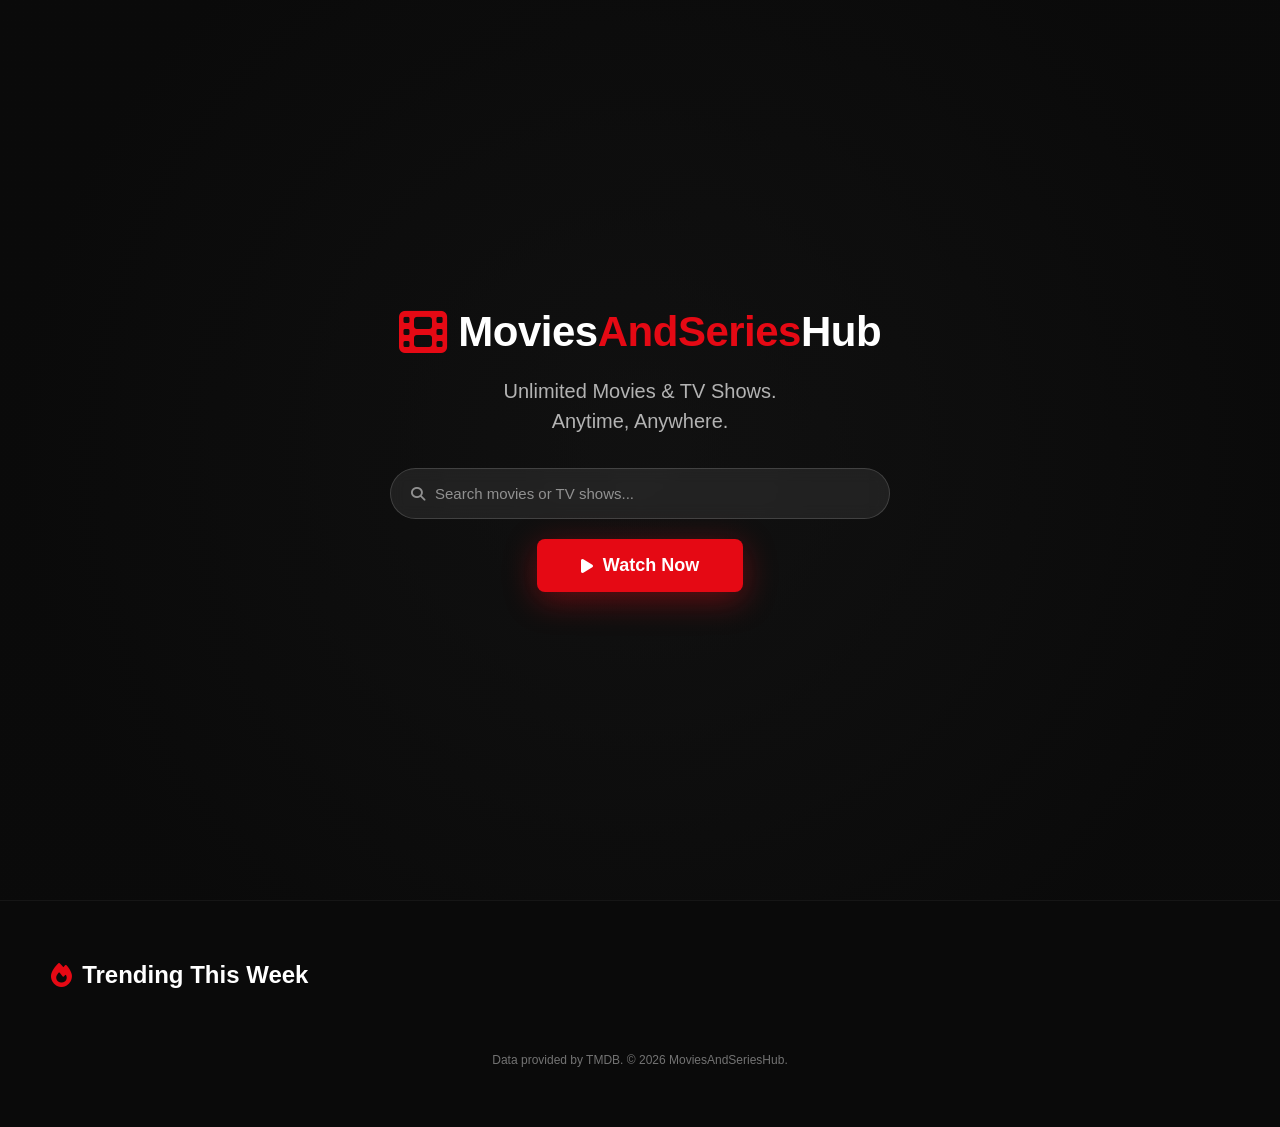
<file: index.html>
<!DOCTYPE html>
<html lang="en" data-theme="dark">
<head>
    <meta charset="UTF-8">
    <meta name="viewport" content="width=device-width, initial-scale=1.0">
    <meta name="theme-color" content="#141414">
    <meta name="description" content="MoviesAndSeriesHub - Stream unlimited movies and TV shows.">
    <title>MoviesAndSeriesHub - Welcome</title>
    <link rel="icon" href="data:image/svg+xml,%3Csvg xmlns='http://www.w3.org/2000/svg' viewBox='0 0 100 100'%3E%3Crect width='100' height='100' fill='%23e50914'/%3E%3Ctext x='50' y='68' font-size='60' font-family='Arial' text-anchor='middle' fill='white' font-weight='bold'%3EMSH%3C/text%3E%3C/svg%3E">
    <link rel="manifest" href="public/manifest.json">
    <link rel="stylesheet" href="css/base.css">
    <link rel="stylesheet" href="css/landing.css">
    <link rel="stylesheet" href="https://cdnjs.cloudflare.com/ajax/libs/font-awesome/6.4.0/css/all.min.css">
    <script>
        (function() {
            var saved = localStorage.getItem('theme') || 'dark';
            document.documentElement.setAttribute('data-theme', saved);
        })();
    </script>
</head>
<body class="landing-body">

    <section class="landing-hero">
        <div class="landing-backdrop" id="landingBackdrop"></div>
        <div class="landing-overlay"></div>

        <div class="landing-content">
            <div class="landing-logo">
                <i class="fas fa-film"></i>
                <span>Movies<span class="accent">AndSeries</span>Hub</span>
            </div>
            <p class="landing-tagline">Unlimited Movies &amp; TV Shows.<br>Anytime, Anywhere.</p>

            <!-- Search -->
            <div class="landing-search-row">
                <div class="landing-search-box" id="landingSearchBox">
                    <button type="button" class="landing-search-icon-btn" id="landingSearchIconBtn" aria-label="Open search">
                        <i class="fas fa-search"></i>
                    </button>
                    <div class="landing-search-input-wrap">
                        <i class="fas fa-search landing-search-inside-icon"></i>
                        <input type="text"
                               class="landing-search-input"
                               id="landingSearchInput"
                               placeholder="Search movies or TV shows..."
                               autocomplete="off">
                    </div>
                    <button type="button" class="landing-search-close-btn" id="landingSearchCloseBtn" aria-label="Close search">
                        <i class="fas fa-times"></i>
                    </button>
                </div>
            </div>

            <!-- Watch Now -->
            <button class="landing-cta" id="landingEnterBtn">
                <i class="fas fa-play"></i> Watch Now
            </button>
        </div>
    </section>

    <section class="landing-trending">
        <h2><i class="fas fa-fire"></i> Trending This Week</h2>
        <div class="landing-trending-grid" id="landingTrendingGrid"></div>
        <p class="landing-attribution">Data provided by TMDB. © 2026 MoviesAndSeriesHub.</p>
    </section>

    <script src="js/config.js"></script>
    <script src="js/landing.js"></script>
</body>
</html>
</file>
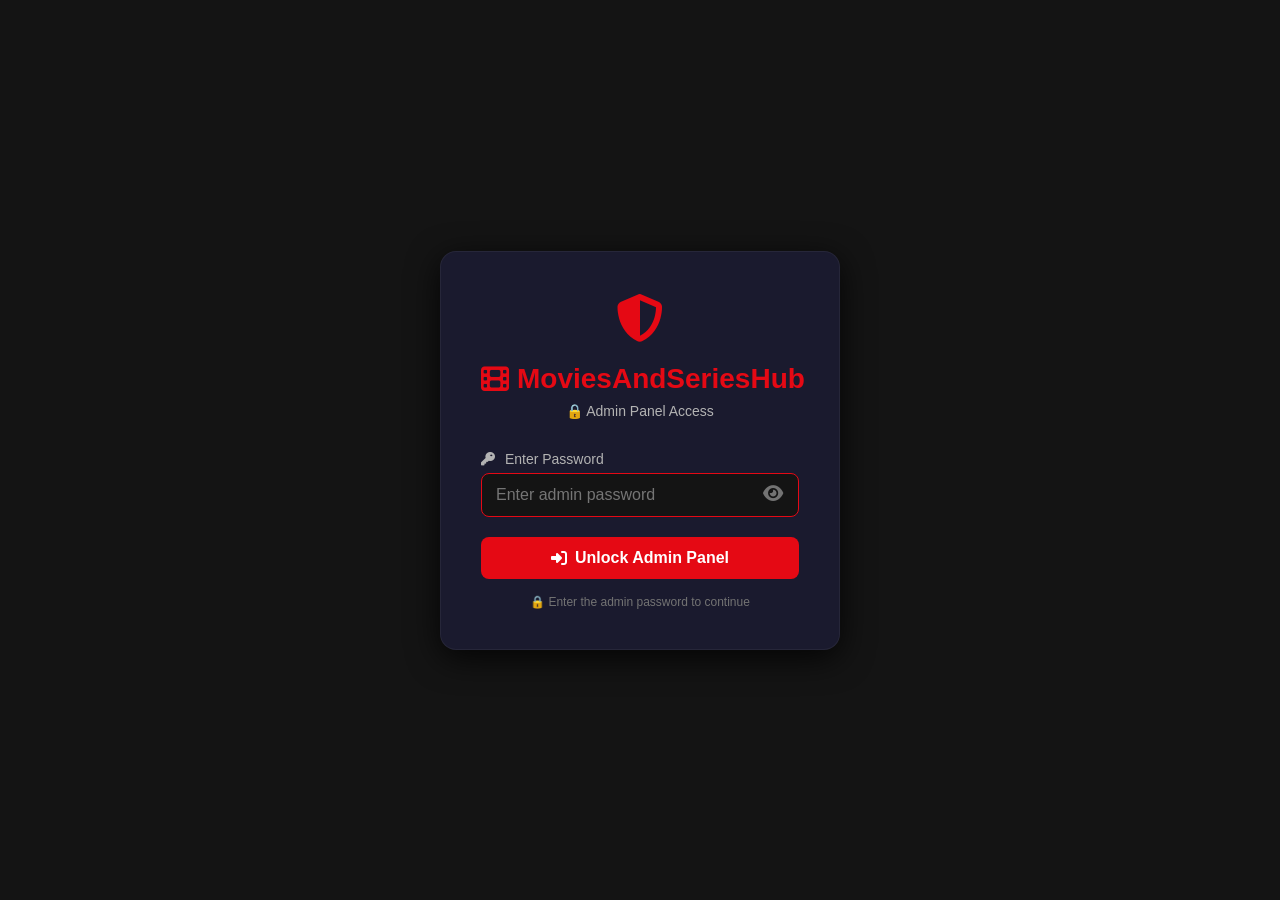
<file: admin.html>
<!DOCTYPE html>
<html lang="en">
<head>
    <meta charset="UTF-8">
    <meta name="viewport" content="width=device-width, initial-scale=1.0">
    <title>MoviesAndSeriesHub - Admin Panel</title>
    <link rel="stylesheet" href="style.css">
    <link rel="stylesheet" href="admin-style.css">
    <link rel="stylesheet" href="https://cdnjs.cloudflare.com/ajax/libs/font-awesome/6.4.0/css/all.min.css">
    <style>
        .admin-login {
            display: flex;
            justify-content: center;
            align-items: center;
            min-height: 100vh;
            background: var(--bg-primary);
            padding: 20px;
        }

        .login-box {
            background: var(--bg-secondary);
            padding: 40px;
            border-radius: 16px;
            border: 1px solid rgba(255, 255, 255, 0.05);
            max-width: 400px;
            width: 100%;
            box-shadow: var(--shadow);
        }

        .login-box .logo {
            text-align: center;
            font-size: 28px;
            font-weight: 700;
            margin-bottom: 8px;
        }

        .login-box .logo i {
            color: var(--primary);
        }

        .login-box .logo span:last-child {
            color: var(--primary);
        }

        .login-box .subtitle {
            text-align: center;
            color: var(--text-secondary);
            font-size: 14px;
            margin-bottom: 32px;
        }

        .login-box .form-group {
            margin-bottom: 20px;
        }

        .login-box .form-group label {
            display: block;
            font-size: 14px;
            color: var(--text-secondary);
            margin-bottom: 6px;
        }

        .password-input-wrapper {
            position: relative;
            display: flex;
            align-items: center;
        }

        .password-input-wrapper input {
            width: 100%;
            padding: 12px 14px;
            padding-right: 48px;
            background: var(--bg-primary);
            border: 1px solid rgba(255, 255, 255, 0.1);
            border-radius: 8px;
            color: var(--text-primary);
            font-size: 16px;
            transition: var(--transition);
        }

        .password-input-wrapper input:focus {
            outline: none;
            border-color: var(--primary);
        }

        .password-input-wrapper .toggle-password {
            position: absolute;
            right: 12px;
            background: none;
            border: none;
            color: var(--text-muted);
            cursor: pointer;
            font-size: 18px;
            padding: 4px;
            transition: var(--transition);
        }

        .password-input-wrapper .toggle-password:hover {
            color: var(--text-primary);
        }

        .login-btn {
            width: 100%;
            padding: 12px;
            background: var(--primary);
            color: #fff;
            border: none;
            border-radius: 8px;
            font-size: 16px;
            font-weight: 600;
            cursor: pointer;
            transition: var(--transition);
            display: flex;
            align-items: center;
            justify-content: center;
            gap: 8px;
        }

        .login-btn:hover {
            background: var(--primary-hover);
            transform: scale(1.02);
        }

        .login-btn:disabled {
            opacity: 0.5;
            cursor: not-allowed;
            transform: none;
        }

        .login-error {
            color: var(--primary);
            font-size: 14px;
            text-align: center;
            margin-top: 12px;
            min-height: 20px;
        }

        .login-error.hidden {
            display: none;
        }

        .login-hint {
            text-align: center;
            color: var(--text-muted);
            font-size: 12px;
            margin-top: 16px;
        }

        .lock-icon {
            font-size: 48px;
            color: var(--primary);
            text-align: center;
            margin-bottom: 16px;
        }

        .admin-content-wrapper {
            display: none;
        }

        .admin-content-wrapper.visible {
            display: block;
        }

        .logout-btn {
            background: none;
            border: 1px solid rgba(255, 255, 255, 0.1);
            color: var(--text-secondary);
            padding: 6px 14px;
            border-radius: 6px;
            cursor: pointer;
            font-size: 13px;
            transition: var(--transition);
            display: flex;
            align-items: center;
            gap: 6px;
        }

        .logout-btn:hover {
            background: var(--primary);
            color: #fff;
            border-color: var(--primary);
        }

        .lockout-message {
            text-align: center;
            color: var(--primary);
            padding: 12px;
            background: rgba(229, 9, 20, 0.1);
            border-radius: 8px;
            border: 1px solid var(--primary);
            margin-top: 12px;
        }

        .lockout-message.hidden {
            display: none;
        }
    </style>
</head>
<body>

    <div class="admin-login" id="loginPage">
        <div class="login-box">
            <div class="lock-icon">
                <i class="fas fa-shield-alt"></i>
            </div>
            <div class="logo">
                <i class="fas fa-film"></i>
                <span>Movies<span>AndSeries</span>Hub</span>
            </div>
            <div class="subtitle">🔒 Admin Panel Access</div>

            <form id="loginForm" autocomplete="off" novalidate>
                <div class="form-group">
                    <label for="passwordInput">
                        <i class="fas fa-key" style="margin-right: 6px;"></i> Enter Password
                    </label>
                    <div class="password-input-wrapper">
                        <input type="password" id="passwordInput" 
                               placeholder="Enter admin password" 
                               autofocus
                               autocomplete="current-password"
                               required
                               aria-label="Admin password">
                        <button type="button" class="toggle-password" id="togglePassword" aria-label="Toggle password visibility">
                            <i class="fas fa-eye"></i>
                        </button>
                    </div>
                </div>

                <button type="submit" class="login-btn" id="loginBtn">
                    <i class="fas fa-sign-in-alt"></i> Unlock Admin Panel
                </button>

                <div class="login-error hidden" id="loginError"></div>
                <div class="lockout-message hidden" id="lockoutMessage">
                    <i class="fas fa-clock"></i> Too many failed attempts. Please wait 30 seconds.
                </div>
                <div class="login-hint">🔒 Enter the admin password to continue</div>
            </form>
        </div>
    </div>

    <div class="admin-content-wrapper" id="adminContent">
        <header class="admin-header">
            <div class="admin-nav">
                <div class="logo">
                    <i class="fas fa-film" style="color: #e50914;"></i>
                    <span>Movies<span style="color: #e50914;">AndSeries</span>Hub</span>
                    <span class="admin-badge">Admin</span>
                </div>
                <div class="admin-nav-links">
                    <a href="landing.html" target="_blank" rel="noopener noreferrer">
                        <i class="fas fa-arrow-left"></i> Back to Site
                    </a>
                    <button onclick="saveAllChanges()" class="save-btn">
                        <i class="fas fa-save"></i> Save All
                    </button>
                    <button onclick="logout()" class="logout-btn">
                        <i class="fas fa-sign-out-alt"></i> Logout
                    </button>
                </div>
            </div>
        </header>

        <div class="admin-container">
            <aside class="admin-sidebar">
                <nav class="admin-menu">
                    <a href="#providers" class="active">
                        <i class="fas fa-link"></i> Embed Providers
                    </a>
                    <a href="#overrides">
                        <i class="fas fa-pen"></i> Custom Overrides
                    </a>
                    <a href="#testing">
                        <i class="fas fa-vial"></i> Test URLs
                    </a>
                    <a href="#backup">
                        <i class="fas fa-download"></i> Backup / Restore
                    </a>
                </nav>
            </aside>

            <main class="admin-content">
                <section id="providers" class="admin-section">
                    <h2><i class="fas fa-link"></i> Embed Providers</h2>
                    <p class="section-desc">Configure which providers are used for video embeds.</p>

                    <div class="provider-group">
                        <h3>Primary Provider</h3>
                        <div class="provider-card primary">
                            <div class="provider-info">
                                <div class="provider-name" id="primaryName">Autoembed</div>
                                <div class="provider-url" id="primaryUrl">https://autoembed.co/movie/imdb/</div>
                                <div class="provider-type" id="primaryType">IMDB ID</div>
                            </div>
                            <div class="provider-controls">
                                <label class="toggle-switch">
                                    <input type="checkbox" id="primaryEnabled" checked>
                                    <span class="toggle-slider"></span>
                                </label>
                                <button onclick="editProvider('primary')" class="edit-btn">
                                    <i class="fas fa-edit"></i>
                                </button>
                            </div>
                        </div>
                    </div>

                    <div class="provider-group">
                        <h3>Fallback Providers <span class="badge">Ordered by priority</span></h3>
                        <div id="fallbackProviders"></div>
                        <button onclick="addFallbackProvider()" class="add-btn">
                            <i class="fas fa-plus"></i> Add Fallback Provider
                        </button>
                    </div>
                </section>

                <section id="overrides" class="admin-section">
                    <h2><i class="fas fa-pen"></i> Custom Overrides</h2>
                    <p class="section-desc">Override embed URLs for specific movies.</p>
                    <div class="override-list" id="overrideList"></div>
                    <button onclick="addOverride()" class="add-btn">
                        <i class="fas fa-plus"></i> Add Override
                    </button>
                </section>

                <section id="testing" class="admin-section">
                    <h2><i class="fas fa-vial"></i> Test URLs</h2>
                    <p class="section-desc">Test if embed URLs are working.</p>
                    <div class="test-container">
                        <div class="test-input-group">
                            <input type="text" id="testImdbId" placeholder="IMDB ID (e.g., tt1375666)">
                            <button onclick="testEmbedUrl()" class="test-btn">
                                <i class="fas fa-play"></i> Test
                            </button>
                        </div>
                        <div id="testResults" class="test-results"></div>
                    </div>
                </section>

                <section id="backup" class="admin-section">
                    <h2><i class="fas fa-download"></i> Backup & Restore</h2>
                    <p class="section-desc">Export or import your configuration.</p>
                    <div class="backup-actions">
                        <button onclick="exportConfig()" class="backup-btn">
                            <i class="fas fa-file-export"></i> Export Configuration
                        </button>
                        <button onclick="document.getElementById('importFile').click()" class="restore-btn">
                            <i class="fas fa-file-import"></i> Import Configuration
                        </button>
                        <input type="file" id="importFile" accept=".json" style="display:none" onchange="importConfig(event)">
                    </div>
                </section>
            </main>
        </div>

        <div class="modal" id="editProviderModal">
            <div class="modal-content">
                <span class="modal-close" onclick="closeEditModal()">&times;</span>
                <h2>Edit Provider</h2>
                <form id="editProviderForm">
                    <div class="form-group">
                        <label>Provider Name</label>
                        <input type="text" id="editProviderName" required>
                    </div>
                    <div class="form-group">
                        <label>Base URL</label>
                        <input type="url" id="editProviderUrl" required>
                    </div>
                    <div class="form-group">
                        <label>ID Type</label>
                        <select id="editProviderType">
                            <option value="imdb">IMDB ID</option>
                            <option value="tmdb">TMDB ID</option>
                        </select>
                    </div>
                    <button type="submit" class="save-btn">Save Provider</button>
                </form>
            </div>
        </div>

        <div class="modal" id="addOverrideModal">
            <div class="modal-content">
                <span class="modal-close" onclick="closeOverrideModal()">&times;</span>
                <h2>Add Custom Override</h2>
                <form id="addOverrideForm">
                    <div class="form-group">
                        <label>IMDB ID</label>
                        <input type="text" id="overrideImdbId" placeholder="tt1375666" required>
                    </div>
                    <div class="form-group">
                        <label>Custom Embed URL</label>
                        <input type="url" id="overrideUrl" placeholder="https://custom-provider.com/embed/..." required>
                    </div>
                    <button type="submit" class="save-btn">Add Override</button>
                </form>
            </div>
        </div>
    </div>

    <script src="embed-config.js"></script>
    <script src="admin-script.js"></script>
</body>
</html>
</file>
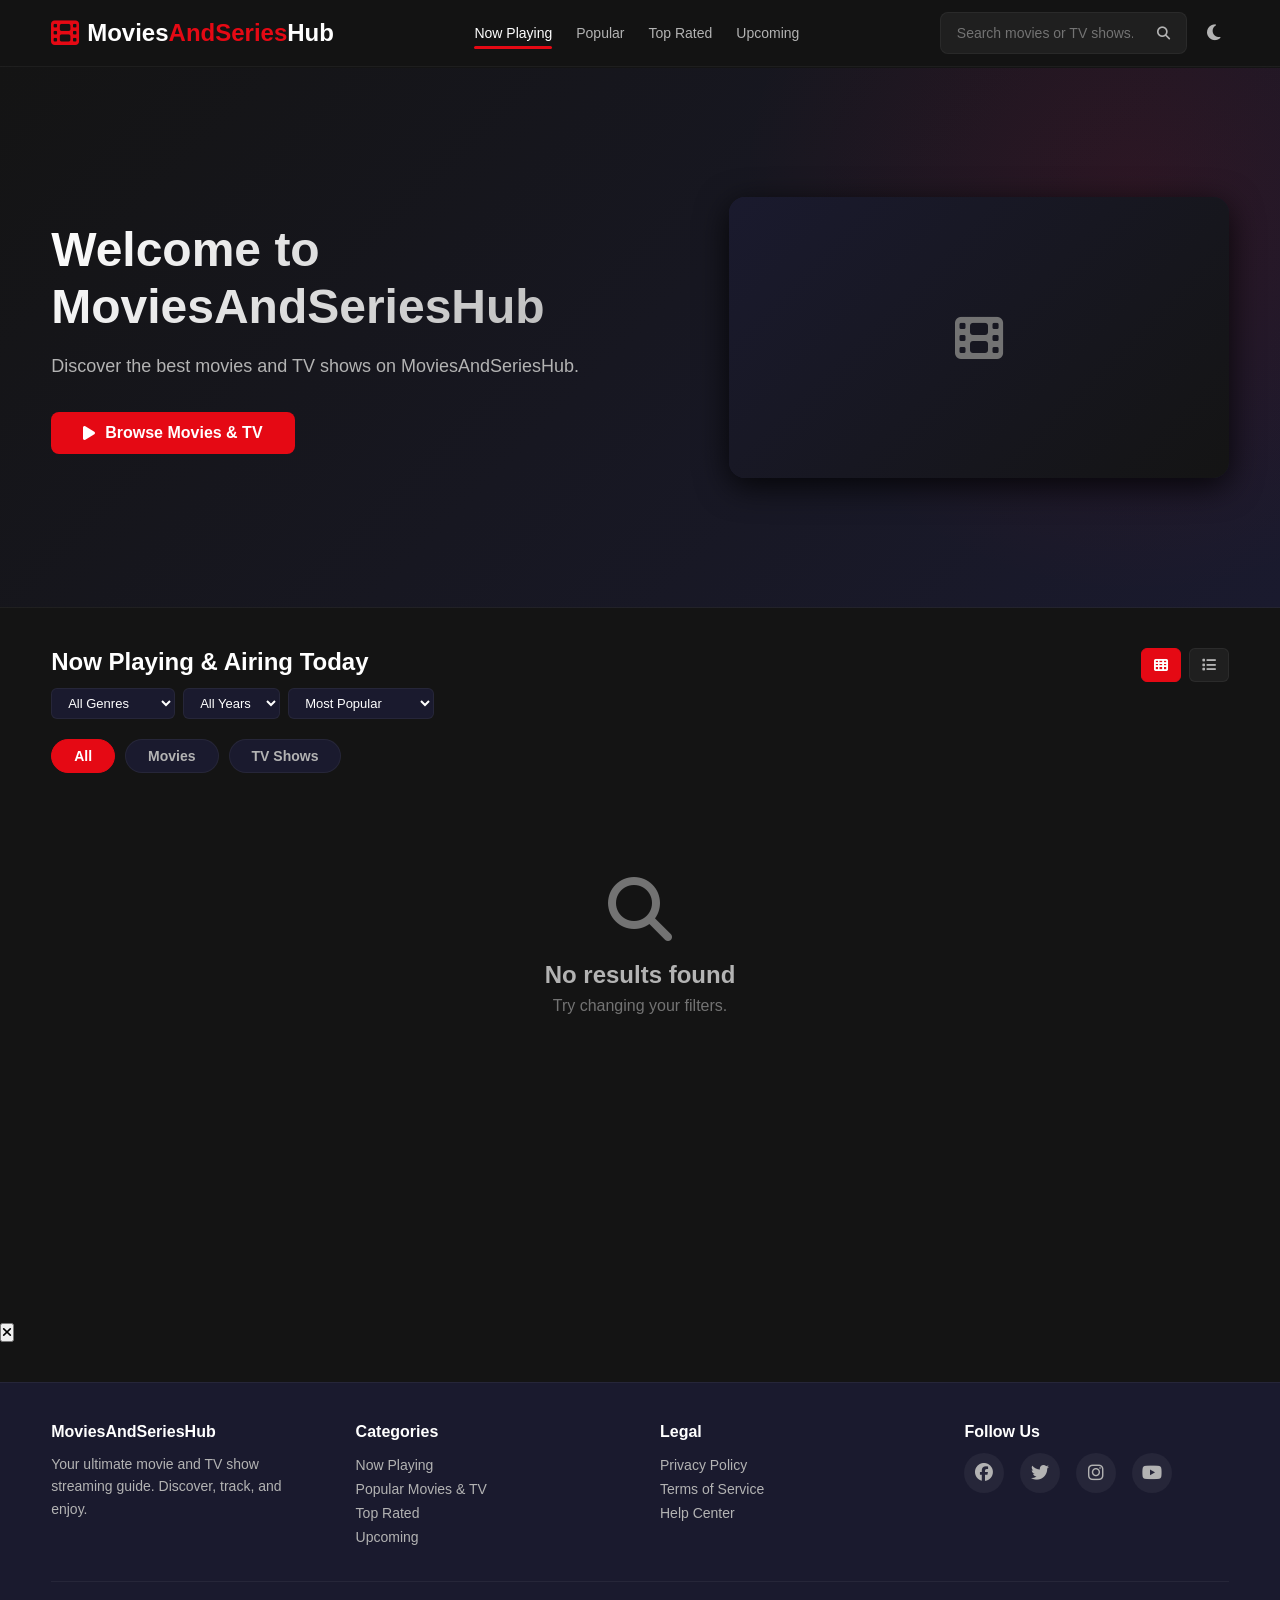
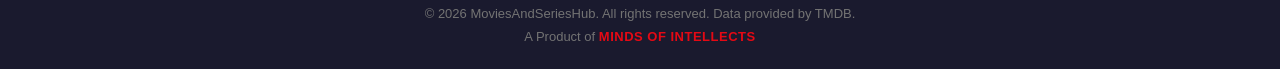
<file: landing.html>
<!DOCTYPE html>
<html lang="en" data-theme="dark">
<head>
    <meta charset="UTF-8">
    <meta name="viewport" content="width=device-width, initial-scale=1.0, maximum-scale=1.0, user-scalable=yes">
    <meta name="theme-color" content="#141414">
    <meta name="mobile-web-app-capable" content="yes">
    <meta name="apple-mobile-web-app-status-bar-style" content="black-translucent">
    <title>MoviesAndSeriesHub - Your Movie & TV Streaming Guide</title>
    <meta name="description" content="MoviesAndSeriesHub - Watch movies and TV shows online for free. Stream the latest movies, TV series, and more.">
    <meta name="robots" content="index, follow">

    <link rel="icon" href="data:image/svg+xml,%3Csvg xmlns='http://www.w3.org/2000/svg' viewBox='0 0 100 100'%3E%3Crect width='100' height='100' fill='%23e50914'/%3E%3Ctext x='50' y='68' font-size='60' font-family='Arial' text-anchor='middle' fill='white' font-weight='bold'%3EMSH%3C/text%3E%3C/svg%3E">
    <link rel="manifest" href="public/manifest.json">
    <link rel="stylesheet" href="css/base.css">
    <link rel="stylesheet" href="css/layout.css">
    <link rel="stylesheet" href="css/components.css">
    <link rel="stylesheet" href="css/player.css">
    <link rel="stylesheet" href="css/continue.css">
    <link rel="stylesheet" href="css/filters.css">
    <link rel="stylesheet" href="css/modals.css">
    <link rel="stylesheet" href="css/seasons.css">
    <link rel="stylesheet" href="css/footer.css">
    <link rel="stylesheet" href="css/toasts.css">
    <link rel="stylesheet" href="css/utilities.css">
    <link rel="stylesheet" href="css/responsive.css">
    <link rel="stylesheet" href="https://cdnjs.cloudflare.com/ajax/libs/font-awesome/6.4.0/css/all.min.css">
</head>
<body>
    <!-- ===== HEADER ===== -->
    <header class="header" id="header">
        <nav class="nav">
            <a href="index.html" class="logo">
                <i class="fas fa-film" style="color: #e50914;"></i>
                <span>Movies<span style="color: #e50914;">AndSeries</span>Hub</span>
            </a>
            <button class="mobile-menu-toggle" id="mobileMenuToggle" aria-label="Toggle menu">
                <i class="fas fa-bars"></i>
            </button>
            <div class="nav-links" id="navLinks">
                <a href="landing.html" class="active" data-category="now_playing">Now Playing</a>
                <a href="landing.html" data-category="popular">Popular</a>
                <a href="landing.html" data-category="top_rated">Top Rated</a>
                <a href="landing.html" data-category="upcoming">Upcoming</a>
            </div>
            <div class="header-actions">
                <div class="search-container">
                    <input type="text" id="searchInput" placeholder="Search movies or TV shows..." class="search-input">
                    <button id="searchBtn" class="search-btn">
                        <i class="fas fa-search"></i>
                    </button>
                </div>
                <button id="themeToggle" class="theme-btn" aria-label="Toggle theme">
                    <i class="fas fa-moon"></i>
                </button>
            </div>
        </nav>
    </header>

    <!-- ===== HERO BANNER ===== -->
    <section class="hero" id="hero">
        <div class="hero-content">
            <h1 id="heroTitle">Welcome to MoviesAndSeriesHub</h1>
            <p id="heroDescription">Discover the best movies and TV shows, create your watchlist, and track what you've watched.</p>
            <button class="hero-btn" id="browseBtn">
                <i class="fas fa-play"></i> Browse Movies & TV
            </button>
        </div>
        <div class="hero-image" id="heroImage">
            <div class="hero-image-placeholder">
                <i class="fas fa-film"></i>
            </div>
        </div>
    </section>

    <!-- ===== CONTINUE WATCHING ===== -->
    <section class="continue-watching" id="continueWatching" style="display:none;">
        <div class="section-header">
            <h2><i class="fas fa-clock" style="color: var(--primary);"></i> Continue Watching</h2>
        </div>
        <div class="continue-grid"></div>
    </section>

    <!-- ===== MOVIES / TV SHOWS SECTION ===== -->
    <section class="movies-section">
        <div class="section-header">
            <div>
                <h2 id="sectionTitle">Now Playing & Airing Today</h2>
                <div class="filter-container">
                    <select id="genreFilter" class="filter-select">
                        <option value="all">All Genres</option>
                    </select>
                    <select id="yearFilter" class="filter-select">
                        <option value="all">All Years</option>
                        <option value="2026">2026</option>
                        <option value="2025">2025</option>
                        <option value="2024">2024</option>
                        <option value="2023">2023</option>
                        <option value="2022">2022</option>
                        <option value="2021">2021</option>
                        <option value="2020">2020</option>
                    </select>
                    <select id="sortFilter" class="filter-select">
                        <option value="popularity.desc">Most Popular</option>
                        <option value="vote_average.desc">Top Rated</option>
                        <option value="release_date.desc">Newest</option>
                        <option value="revenue.desc">Highest Grossing</option>
                    </select>
                </div>
            </div>
            <div class="view-toggle">
                <button class="view-btn active" data-view="grid">
                    <i class="fas fa-th"></i>
                </button>
                <button class="view-btn" data-view="list">
                    <i class="fas fa-list"></i>
                </button>
            </div>
        </div>

        <div class="type-toggle">
            <button class="type-btn active" data-type="all">All</button>
            <button class="type-btn" data-type="movie">Movies</button>
            <button class="type-btn" data-type="tv">TV Shows</button>
        </div>

        <div class="movies-grid grid-view" id="moviesGrid"></div>

        <div class="load-more-container">
            <button id="loadMoreBtn" class="load-more-btn" style="display: none;">
                Load More <i class="fas fa-chevron-down"></i>
            </button>
        </div>
    </section>

    <!-- ===== MOVIE DETAIL MODAL ===== -->
    <div class="modal" id="movieModal">
        <div class="modal-content">
            <span class="modal-close" id="modalClose">&times;</span>
            <div id="modalBody"></div>
        </div>
    </div>

    <!-- ===== SEASONS & EPISODES MODAL ===== -->
    <div class="modal" id="seasonsModal">
        <div class="modal-content">
            <span class="modal-close" id="seasonsModalClose">&times;</span>
            <div id="seasonsBody"></div>
        </div>
    </div>

    <!-- ===== PLAYER MODAL ===== -->
    <div class="player-modal" id="playerModal">
        <div class="player-container">
            <div class="player-header">
                <h3 id="playerTitle">Now Playing</h3>
                <button class="player-close" id="playerClose">&times;</button>
            </div>
            <div class="player-wrapper">
                <div class="play-overlay" id="playOverlay" style="display:none;">
                    <div class="play-icon"><i class="fas fa-play"></i></div>
                    <div class="play-text">Click to Play</div>
                    <div class="play-sub">Popup blocker is active</div>
                </div>
                <iframe id="playerIframe"
                    src=""
                    width="100%"
                    height="100%"
                    frameborder="0"
                    allowfullscreen
                    allow="autoplay; encrypted-media; fullscreen"
                    loading="lazy">
                </iframe>
                <div class="player-loading" id="playerLoading" style="display: none;">
                    <div class="spinner"></div>
                    <span>Loading video...</span>
                </div>
            </div>
            <div class="player-controls">
                <button id="fullscreenBtn"><i class="fas fa-expand"></i> Fullscreen</button>
                <button id="reloadBtn"><i class="fas fa-sync"></i> Reload</button>
                <button id="closePlayerBtn"><i class="fas fa-times"></i> Close</button>
            </div>
        </div>
    </div>

    <!-- ===== TRAILER MODAL ===== -->
    <div class="trailer-modal" id="trailerModal">
        <div class="trailer-content">
            <button class="trailer-close" id="trailerClose"><i class="fas fa-times"></i></button>
            <iframe id="trailerIframe" src="" frameborder="0" allowfullscreen allow="autoplay; encrypted-media"></iframe>
        </div>
    </div>

    <!-- ===== BACK TO TOP ===== -->
    <button id="backToTop" class="back-to-top"><i class="fas fa-arrow-up"></i></button>

    <!-- ===== MOBILE BOTTOM NAVIGATION ===== -->
    <nav class="mobile-bottom-nav" id="mobileBottomNav">
        <a href="landing.html" class="active" data-category="now_playing"><i class="fas fa-home"></i><span>Home</span></a>
        <a href="landing.html" data-category="popular"><i class="fas fa-fire"></i><span>Popular</span></a>
        <a href="landing.html" data-category="top_rated"><i class="fas fa-star"></i><span>Top</span></a>
        <a href="landing.html" data-category="upcoming"><i class="fas fa-calendar-plus"></i><span>Upcoming</span></a>
        <a href="#" id="mobileSearchToggle"><i class="fas fa-search"></i><span>Search</span></a>
    </nav>

    <!-- ===== FOOTER ===== -->
    <footer class="footer">
        <div class="footer-content">
            <div class="footer-section">
                <h3>MoviesAndSeriesHub</h3>
                <p>Your ultimate movie and TV show streaming guide. Discover, track, and enjoy.</p>
            </div>
            <div class="footer-section">
                <h4>Categories</h4>
                <a href="landing.html" data-category="now_playing">Now Playing</a>
                <a href="landing.html" data-category="popular">Popular Movies & TV</a>
                <a href="landing.html" data-category="top_rated">Top Rated</a>
                <a href="landing.html" data-category="upcoming">Upcoming</a>
            </div>
            <div class="footer-section">
                <h4>Legal</h4>
                <a href="pages/privacy.html">Privacy Policy</a>
                <a href="pages/terms.html">Terms of Service</a>
                <a href="pages/404.html">Help Center</a>
            </div>
            <div class="footer-section">
                <h4>Follow Us</h4>
                <div class="social-links">
                    <a href="#" class="social-link" data-platform="facebook"><i class="fab fa-facebook"></i></a>
                    <a href="#" class="social-link" data-platform="twitter"><i class="fab fa-twitter"></i></a>
                    <a href="#" class="social-link" data-platform="instagram"><i class="fab fa-instagram"></i></a>
                    <a href="#" class="social-link" data-platform="youtube"><i class="fab fa-youtube"></i></a>
                </div>
            </div>
        </div>
        <div class="footer-bottom">
            <p>&copy; 2026 MoviesAndSeriesHub. All rights reserved. Data provided by TMDB.<br>A Product of <span class="brand">MINDS OF INTELLECTS</span></p>
        </div>
    </footer>

    <!-- ===== SCRIPTS ===== -->
    <script src="js/config.js"></script>
    <script src="js/state.js"></script>
    <script src="js/utils.js"></script>
    <script src="js/api.js"></script>
    <script src="js/embed-config.js"></script>
    <script src="js/theme.js"></script>
    <script src="js/watchlist.js"></script>
    <script src="js/player.js"></script>
    <script src="js/modals.js"></script>
    <script src="js/cards.js"></script>
    <script src="js/ui.js"></script>
    <script src="js/filters.js"></script>
    <script src="js/search.js"></script>
    <script src="js/social.js"></script>
    <script src="js/main.js"></script>

    <script>
        if ('serviceWorker' in navigator) {
            window.addEventListener('load', function() {
                navigator.serviceWorker.register('service-worker/sw.js')
                    .then(function(reg) {
                        console.log('✅ Service Worker registered successfully!');
                    })
                    .catch(function(err) {
                        console.warn('⚠️ Service Worker registration failed:', err);
                    });
            });
        }
    </script>
</body>
</html>
</file>
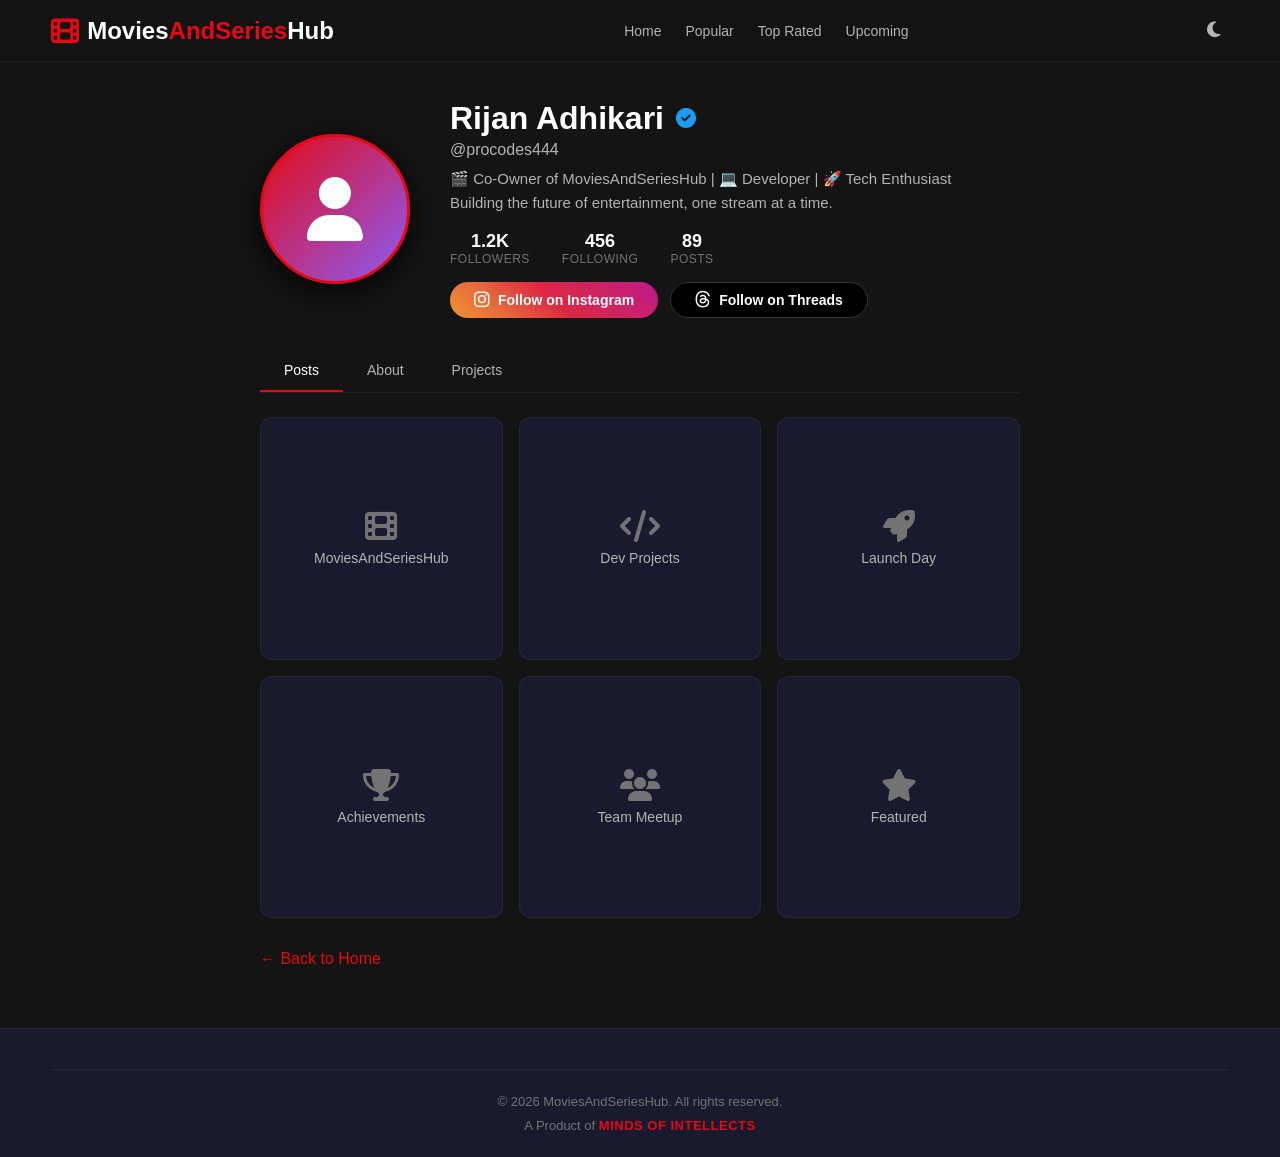
<file: rijan.html>
<!DOCTYPE html>
<html lang="en" data-theme="dark">
<head>
    <meta charset="UTF-8">
    <meta name="viewport" content="width=device-width, initial-scale=1.0">
    <title>Rijan Adhikari - Co-Owner, MoviesAndSeriesHub</title>
    <link rel="stylesheet" href="style.css">
    <link rel="stylesheet" href="https://cdnjs.cloudflare.com/ajax/libs/font-awesome/6.4.0/css/all.min.css">
    <style>
        /* Profile Page Specific Styles */
        .profile-container {
            max-width: 800px;
            margin: 100px auto 60px;
            padding: 0 20px;
        }

        .profile-header {
            display: flex;
            align-items: center;
            gap: 40px;
            margin-bottom: 32px;
            flex-wrap: wrap;
        }

        .profile-avatar {
            width: 150px;
            height: 150px;
            border-radius: 50%;
            background: linear-gradient(135deg, var(--primary), #8b5cf6);
            display: flex;
            align-items: center;
            justify-content: center;
            font-size: 64px;
            color: #fff;
            flex-shrink: 0;
            box-shadow: var(--shadow);
            border: 3px solid var(--primary);
        }

        .profile-info {
            flex: 1;
            min-width: 200px;
        }

        .profile-info h1 {
            font-size: 32px;
            font-weight: 700;
            margin-bottom: 4px;
            display: flex;
            align-items: center;
            gap: 12px;
            flex-wrap: wrap;
        }

        .profile-info .verified-badge {
            color: #1d9bf0;
            font-size: 20px;
        }

        .profile-info .username {
            color: var(--text-secondary);
            font-size: 16px;
            margin-bottom: 8px;
        }

        .profile-info .bio {
            color: var(--text-secondary);
            font-size: 15px;
            line-height: 1.6;
            margin-bottom: 12px;
        }

        .profile-stats {
            display: flex;
            gap: 32px;
            margin: 16px 0;
        }

        .profile-stats .stat {
            text-align: center;
        }

        .profile-stats .stat .number {
            font-size: 18px;
            font-weight: 700;
            color: var(--text-primary);
        }

        .profile-stats .stat .label {
            font-size: 12px;
            color: var(--text-muted);
            text-transform: uppercase;
            letter-spacing: 0.5px;
        }

        .profile-actions {
            display: flex;
            gap: 12px;
            flex-wrap: wrap;
            margin-top: 8px;
        }

        .follow-btn {
            padding: 8px 24px;
            border: none;
            border-radius: 20px;
            font-size: 14px;
            font-weight: 600;
            cursor: pointer;
            transition: var(--transition);
            display: inline-flex;
            align-items: center;
            gap: 8px;
            text-decoration: none;
        }

        .follow-btn.instagram {
            background: linear-gradient(45deg, #f09433, #e6683c, #dc2743, #cc2366, #bc1888);
            color: #fff;
        }

        .follow-btn.instagram:hover {
            transform: scale(1.05);
            box-shadow: 0 4px 20px rgba(225, 48, 108, 0.4);
        }

        .follow-btn.threads {
            background: #000;
            color: #fff;
            border: 1px solid #333;
        }

        .follow-btn.threads:hover {
            background: #1a1a1a;
            transform: scale(1.05);
            border-color: var(--text-secondary);
        }

        .follow-btn i {
            font-size: 18px;
        }

        /* Profile Tabs */
        .profile-tabs {
            display: flex;
            gap: 0;
            border-bottom: 1px solid var(--border-color);
            margin: 32px 0 24px;
        }

        .profile-tabs .tab {
            padding: 12px 24px;
            color: var(--text-secondary);
            font-size: 14px;
            font-weight: 500;
            cursor: pointer;
            transition: var(--transition);
            border-bottom: 2px solid transparent;
            background: none;
            border-top: none;
            border-left: none;
            border-right: none;
        }

        .profile-tabs .tab:hover {
            color: var(--text-primary);
        }

        .profile-tabs .tab.active {
            color: var(--text-primary);
            border-bottom-color: var(--primary);
        }

        /* Profile Grid */
        .profile-grid {
            display: grid;
            grid-template-columns: repeat(auto-fill, minmax(200px, 1fr));
            gap: 16px;
            margin-top: 16px;
        }

        .profile-grid .grid-item {
            background: var(--bg-secondary);
            border-radius: 12px;
            overflow: hidden;
            transition: var(--transition);
            border: 1px solid var(--border-color);
            aspect-ratio: 1;
            display: flex;
            align-items: center;
            justify-content: center;
            color: var(--text-muted);
            font-size: 48px;
            cursor: pointer;
        }

        .profile-grid .grid-item:hover {
            transform: scale(1.03);
            border-color: var(--primary);
            box-shadow: var(--shadow);
        }

        .profile-grid .grid-item .placeholder-text {
            font-size: 14px;
            text-align: center;
            padding: 20px;
            color: var(--text-secondary);
        }

        .profile-grid .grid-item .placeholder-text i {
            display: block;
            font-size: 32px;
            margin-bottom: 8px;
            color: var(--text-muted);
        }

        .back-link {
            display: inline-block;
            margin-top: 32px;
            color: var(--primary);
            text-decoration: none;
            transition: var(--transition);
        }

        .back-link:hover {
            color: var(--primary-hover);
        }

        /* Responsive */
        @media (max-width: 600px) {
            .profile-header {
                flex-direction: column;
                text-align: center;
                gap: 20px;
            }

            .profile-avatar {
                width: 120px;
                height: 120px;
                font-size: 48px;
            }

            .profile-info h1 {
                font-size: 26px;
                justify-content: center;
            }

            .profile-stats {
                justify-content: center;
                gap: 20px;
            }

            .profile-actions {
                justify-content: center;
            }

            .profile-tabs {
                justify-content: center;
            }

            .profile-tabs .tab {
                padding: 10px 16px;
                font-size: 13px;
            }

            .profile-grid {
                grid-template-columns: repeat(auto-fill, minmax(140px, 1fr));
            }
        }
    </style>
</head>
<body>
    <!-- ===== HEADER ===== -->
    <header class="header" id="header">
        <nav class="nav">
            <a href="landing.html" class="logo">
                <i class="fas fa-film" style="color: #e50914;"></i>
                <span>Movies<span style="color: #e50914;">AndSeries</span>Hub</span>
            </a>
            
            <button class="mobile-menu-toggle" id="mobileMenuToggle" aria-label="Toggle menu">
                <i class="fas fa-bars"></i>
            </button>

            <div class="nav-links" id="navLinks">
                <a href="landing.html" data-category="now_playing">Home</a>
                <a href="landing.html" data-category="popular">Popular</a>
                <a href="landing.html" data-category="top_rated">Top Rated</a>
                <a href="landing.html" data-category="upcoming">Upcoming</a>
            </div>

            <div class="header-actions">
                <button id="themeToggle" class="theme-btn" aria-label="Toggle theme">
                    <i class="fas fa-moon"></i>
                </button>
            </div>
        </nav>
    </header>

    <!-- ===== PROFILE CONTENT ===== -->
    <div class="profile-container">
        <!-- Profile Header -->
        <div class="profile-header">
            <div class="profile-avatar">
                <i class="fas fa-user"></i>
            </div>
            <div class="profile-info">
                <h1>
                    Rijan Adhikari
                    <span class="verified-badge"><i class="fas fa-check-circle"></i></span>
                </h1>
                <div class="username">@procodes444</div>
                <p class="bio">
                    🎬 Co-Owner of MoviesAndSeriesHub | 💻 Developer | 🚀 Tech Enthusiast<br>
                    Building the future of entertainment, one stream at a time.
                </p>
                <div class="profile-stats">
                    <div class="stat">
                        <div class="number">1.2K</div>
                        <div class="label">Followers</div>
                    </div>
                    <div class="stat">
                        <div class="number">456</div>
                        <div class="label">Following</div>
                    </div>
                    <div class="stat">
                        <div class="number">89</div>
                        <div class="label">Posts</div>
                    </div>
                </div>
                <div class="profile-actions">
                    <a href="https://www.instagram.com/procodes444/" target="_blank" class="follow-btn instagram">
                        <i class="fab fa-instagram"></i> Follow on Instagram
                    </a>
                    <a href="https://www.threads.com/@procodes444?xmt=AQG0U5CkrOcbWQaxf9_zdd96sJ6fp8MlwASnu4Am-1_hTCw" target="_blank" class="follow-btn threads">
                        <i class="fab fa-threads"></i> Follow on Threads
                    </a>
                </div>
            </div>
        </div>

        <!-- Profile Tabs -->
        <div class="profile-tabs">
            <button class="tab active" data-tab="posts">Posts</button>
            <button class="tab" data-tab="about">About</button>
            <button class="tab" data-tab="projects">Projects</button>
        </div>

        <!-- Tab Content: Posts -->
        <div id="tab-posts" class="tab-content">
            <div class="profile-grid">
                <div class="grid-item">
                    <div class="placeholder-text">
                        <i class="fas fa-film"></i>
                        MoviesAndSeriesHub
                    </div>
                </div>
                <div class="grid-item">
                    <div class="placeholder-text">
                        <i class="fas fa-code"></i>
                        Dev Projects
                    </div>
                </div>
                <div class="grid-item">
                    <div class="placeholder-text">
                        <i class="fas fa-rocket"></i>
                        Launch Day
                    </div>
                </div>
                <div class="grid-item">
                    <div class="placeholder-text">
                        <i class="fas fa-trophy"></i>
                        Achievements
                    </div>
                </div>
                <div class="grid-item">
                    <div class="placeholder-text">
                        <i class="fas fa-users"></i>
                        Team Meetup
                    </div>
                </div>
                <div class="grid-item">
                    <div class="placeholder-text">
                        <i class="fas fa-star"></i>
                        Featured
                    </div>
                </div>
            </div>
        </div>

        <!-- Tab Content: About -->
        <div id="tab-about" class="tab-content" style="display: none;">
            <div style="background: var(--bg-secondary); border-radius: 12px; padding: 24px; border: 1px solid var(--border-color);">
                <h3 style="margin-bottom: 12px;">About Rijan Adhikari</h3>
                <p style="color: var(--text-secondary); line-height: 1.8; margin-bottom: 16px;">
                    Rijan Adhikari is a passionate developer, tech entrepreneur, and the co-owner of 
                    <strong style="color: var(--text-primary);">MoviesAndSeriesHub</strong>. With a deep love for 
                    entertainment and technology, Rijan has been instrumental in building the platform from 
                    the ground up, ensuring that users get the best experience when streaming movies and TV shows.
                </p>
                <p style="color: var(--text-secondary); line-height: 1.8; margin-bottom: 16px;">
                    As a developer, Rijan specializes in JavaScript, API integrations, and building 
                    user-friendly interfaces. His vision is to make quality entertainment accessible to everyone, 
                    and he continues to work on innovative features for MoviesAndSeriesHub.
                </p>
                <p style="color: var(--text-secondary); line-height: 1.8;">
                    🎯 <strong style="color: var(--text-primary);">Mission:</strong> Revolutionize the way people 
                    discover and enjoy movies and TV shows online.
                </p>
            </div>
        </div>

        <!-- Tab Content: Projects -->
        <div id="tab-projects" class="tab-content" style="display: none;">
            <div style="display: grid; gap: 16px;">
                <div style="background: var(--bg-secondary); border-radius: 12px; padding: 20px; border: 1px solid var(--border-color);">
                    <h4 style="margin-bottom: 4px;">🎬 MoviesAndSeriesHub</h4>
                    <p style="color: var(--text-secondary); font-size: 14px;">A complete streaming platform for movies and TV shows.</p>
                </div>
                <div style="background: var(--bg-secondary); border-radius: 12px; padding: 20px; border: 1px solid var(--border-color);">
                    <h4 style="margin-bottom: 4px;">💻 Embed Config System</h4>
                    <p style="color: var(--text-secondary); font-size: 14px;">A powerful admin panel for managing video embed providers.</p>
                </div>
                <div style="background: var(--bg-secondary); border-radius: 12px; padding: 20px; border: 1px solid var(--border-color);">
                    <h4 style="margin-bottom: 4px;">🚀 API Integration Suite</h4>
                    <p style="color: var(--text-secondary); font-size: 14px;">Seamless integration with TMDB API for rich metadata.</p>
                </div>
            </div>
        </div>

        <a href="landing.html" class="back-link">← Back to Home</a>
    </div>

    <!-- ===== FOOTER ===== -->
    <footer class="footer" style="margin-top:40px;">
        <div class="footer-bottom">
            <p>&copy; 2026 MoviesAndSeriesHub. All rights reserved.<br>A Product of <span class="brand">MINDS OF INTELLECTS</span></p>
        </div>
    </footer>

    <!-- ===== SCRIPTS ===== -->
    <script>
        // Theme toggle
        function loadTheme() {
            const savedTheme = localStorage.getItem('theme') || 'dark';
            document.documentElement.setAttribute('data-theme', savedTheme);
            const btn = document.getElementById('themeToggle');
            if (btn) {
                btn.innerHTML = savedTheme === 'dark' ? '<i class="fas fa-moon"></i>' : '<i class="fas fa-sun"></i>';
            }
        }

        function toggleTheme() {
            const html = document.documentElement;
            const current = html.getAttribute('data-theme');
            const next = current === 'light' ? 'dark' : 'light';
            html.setAttribute('data-theme', next);
            localStorage.setItem('theme', next);
            const btn = document.getElementById('themeToggle');
            if (btn) {
                btn.innerHTML = next === 'dark' ? '<i class="fas fa-moon"></i>' : '<i class="fas fa-sun"></i>';
            }
        }

        document.getElementById('themeToggle').addEventListener('click', toggleTheme);
        loadTheme();

        // Mobile menu toggle
        const mobileToggle = document.getElementById('mobileMenuToggle');
        const navLinks = document.getElementById('navLinks');
        if (mobileToggle) {
            mobileToggle.addEventListener('click', function(e) {
                e.stopPropagation();
                navLinks.classList.toggle('open');
                const icon = this.querySelector('i');
                icon.classList.toggle('fa-bars');
                icon.classList.toggle('fa-times');
            });
        }

        // Tab switching
        const tabs = document.querySelectorAll('.tab');
        const contents = {
            posts: document.getElementById('tab-posts'),
            about: document.getElementById('tab-about'),
            projects: document.getElementById('tab-projects')
        };

        tabs.forEach(tab => {
            tab.addEventListener('click', function() {
                tabs.forEach(t => t.classList.remove('active'));
                this.classList.add('active');
                const target = this.dataset.tab;
                Object.keys(contents).forEach(key => {
                    contents[key].style.display = key === target ? 'block' : 'none';
                });
            });
        });
    </script>
</body>
</html>
</file>
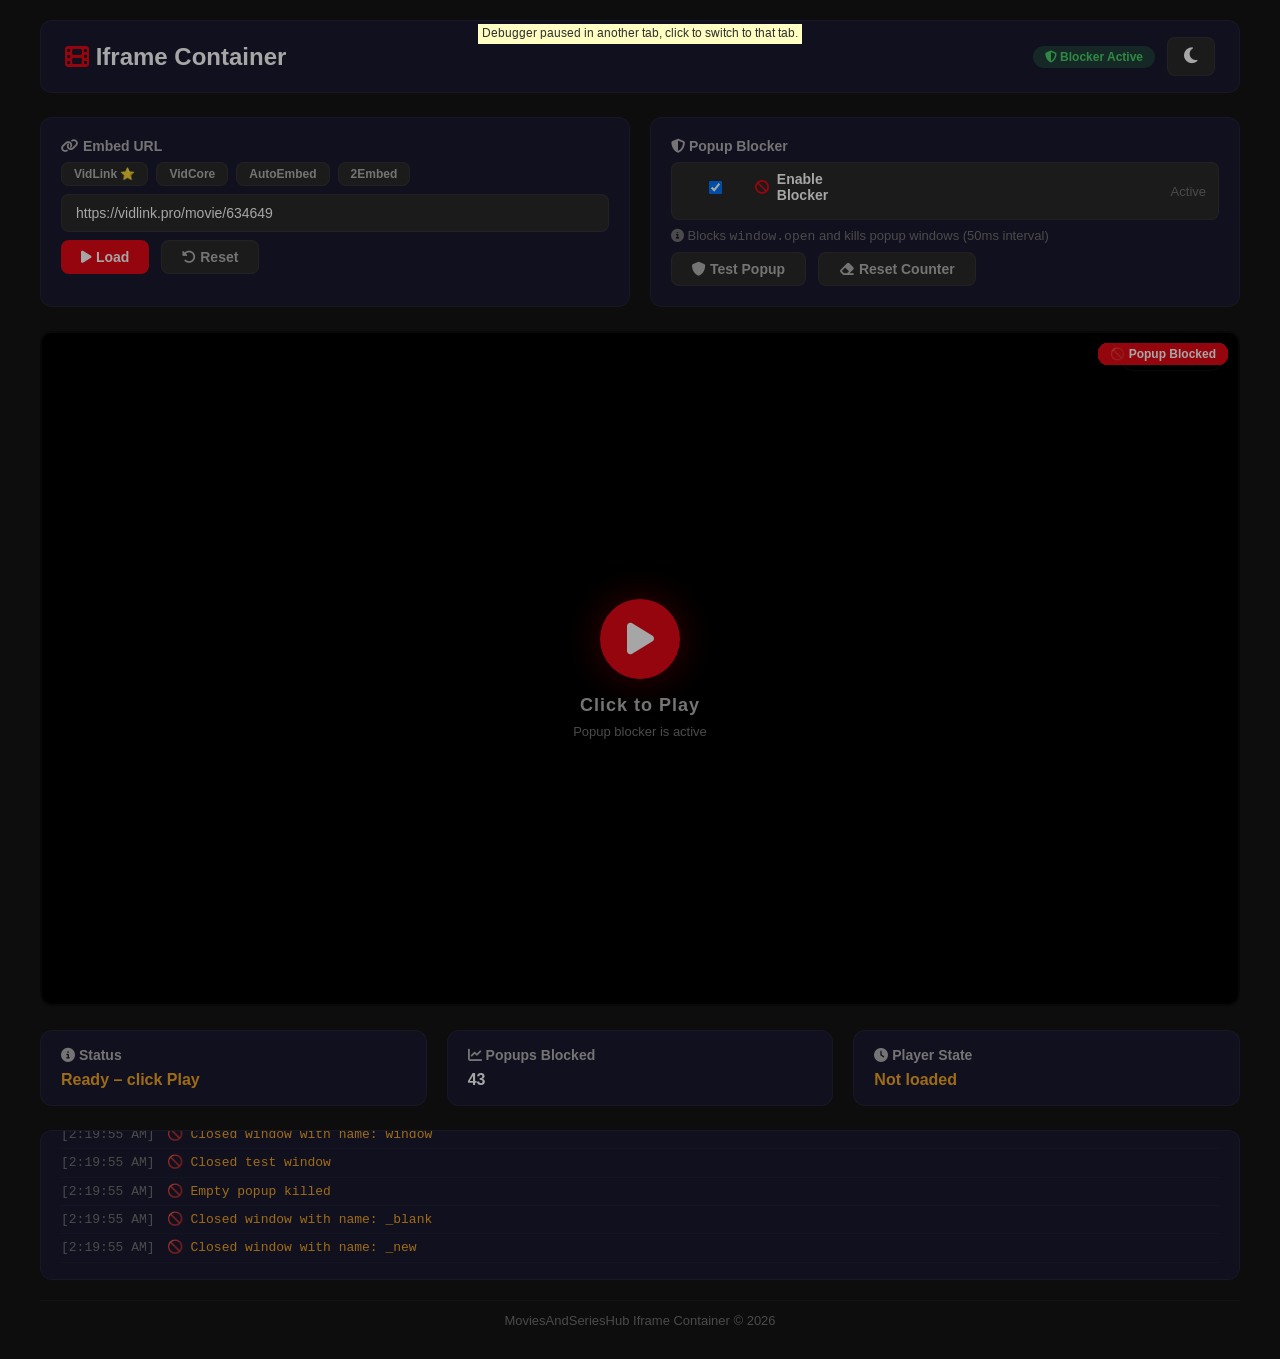
<file: temp.html>
<!DOCTYPE html>
<html lang="en" data-theme="dark">
<head>
    <meta charset="UTF-8">
    <meta name="viewport" content="width=device-width, initial-scale=1.0">
    <title>Iframe Container - MoviesAndSeriesHub</title>
    <link rel="stylesheet" href="https://cdnjs.cloudflare.com/ajax/libs/font-awesome/6.4.0/css/all.min.css">
    <style>
        /* Same styles as before – unchanged */
        * { margin:0; padding:0; box-sizing:border-box; }
        :root {
            --primary: #e50914;
            --primary-hover: #f40612;
            --bg-primary: #141414;
            --bg-secondary: #1a1a2e;
            --bg-card: #2a2a2a;
            --bg-hover: #404040;
            --text-primary: #fff;
            --text-secondary: #b3b3b3;
            --text-muted: #737373;
            --border-color: rgba(255,255,255,0.05);
            --shadow: 0 8px 32px rgba(0,0,0,0.8);
            --transition: all 0.3s ease;
        }
        [data-theme="light"] {
            --bg-primary: #f5f5f5;
            --bg-secondary: #fff;
            --bg-card: #e8e8e8;
            --bg-hover: #d4d4d4;
            --text-primary: #1a1a2e;
            --text-secondary: #555;
            --text-muted: #888;
            --border-color: rgba(0,0,0,0.05);
            --shadow: 0 8px 32px rgba(0,0,0,0.15);
        }
        body {
            font-family: 'Segoe UI', Tahoma, Geneva, Verdana, sans-serif;
            background: var(--bg-primary);
            color: var(--text-primary);
            min-height: 100vh;
            padding: 20px;
            transition: background 0.3s ease, color 0.3s ease;
        }
        .container { max-width: 1200px; margin: 0 auto; }
        .header {
            display: flex;
            justify-content: space-between;
            align-items: center;
            padding: 16px 24px;
            background: var(--bg-secondary);
            border-radius: 12px;
            margin-bottom: 24px;
            border: 1px solid var(--border-color);
        }
        .header h1 { font-size: 24px; font-weight: 700; }
        .header h1 i { color: var(--primary); }
        .header-controls { display: flex; gap: 12px; align-items: center; }
        .status-badge {
            padding: 4px 12px;
            border-radius: 20px;
            font-size: 12px;
            font-weight: 600;
        }
        .status-badge.active { background: rgba(70,211,105,0.2); color: #46d369; }
        .status-badge.inactive { background: rgba(255,166,35,0.2); color: #f5a623; }
        .theme-btn {
            padding: 8px 16px;
            background: var(--bg-card);
            border: 1px solid var(--border-color);
            border-radius: 8px;
            color: var(--text-primary);
            cursor: pointer;
            font-size: 18px;
            transition: var(--transition);
        }
        .theme-btn:hover { background: var(--primary); color: #fff; }

        .controls {
            display: grid;
            grid-template-columns: 1fr 1fr;
            gap: 20px;
            margin-bottom: 24px;
        }
        @media (max-width: 768px) { .controls { grid-template-columns: 1fr; } }

        .control-group {
            background: var(--bg-secondary);
            padding: 20px;
            border-radius: 12px;
            border: 1px solid var(--border-color);
        }
        .control-group label {
            display: block;
            font-size: 14px;
            font-weight: 600;
            margin-bottom: 8px;
            color: var(--text-secondary);
        }
        .control-group input, .control-group select {
            width: 100%;
            padding: 10px 14px;
            background: var(--bg-card);
            border: 1px solid var(--border-color);
            border-radius: 8px;
            color: var(--text-primary);
            font-size: 14px;
            transition: var(--transition);
        }
        .control-group input:focus, .control-group select:focus {
            outline: none;
            border-color: var(--primary);
        }
        .btn {
            padding: 8px 20px;
            background: var(--primary);
            color: #fff;
            border: none;
            border-radius: 8px;
            font-size: 14px;
            font-weight: 600;
            cursor: pointer;
            transition: var(--transition);
        }
        .btn:hover { background: var(--primary-hover); transform: scale(1.02); }
        .btn-secondary {
            background: var(--bg-card);
            color: var(--text-secondary);
            border: 1px solid var(--border-color);
        }
        .btn-secondary:hover { background: var(--border-color); color: var(--text-primary); }
        .actions { display: flex; gap: 12px; flex-wrap: wrap; margin-top: 8px; }

        .iframe-container {
            background: #000;
            border-radius: 12px;
            overflow: hidden;
            position: relative;
            aspect-ratio: 16/9;
            margin-bottom: 24px;
            border: 2px solid var(--border-color);
        }
        .iframe-container iframe { width: 100%; height: 100%; border: none; display: block; }

        .play-overlay {
            position: absolute;
            inset: 0;
            background: rgba(0,0,0,0.75);
            display: flex;
            flex-direction: column;
            align-items: center;
            justify-content: center;
            cursor: pointer;
            z-index: 10;
            transition: opacity 0.3s ease;
            border-radius: 12px;
        }
        .play-overlay:hover { background: rgba(0,0,0,0.85); }
        .play-overlay .play-icon {
            width: 80px;
            height: 80px;
            background: var(--primary);
            border-radius: 50%;
            display: flex;
            align-items: center;
            justify-content: center;
            font-size: 36px;
            color: #fff;
            transition: var(--transition);
            box-shadow: 0 0 40px rgba(229,9,20,0.4);
        }
        .play-overlay:hover .play-icon { transform: scale(1.1); box-shadow: 0 0 60px rgba(229,9,20,0.6); }
        .play-overlay .play-text { margin-top: 16px; font-size: 18px; font-weight: 600; color: var(--text-secondary); letter-spacing: 1px; }
        .play-overlay .play-sub { margin-top: 8px; font-size: 13px; color: var(--text-muted); }
        .play-overlay .play-badge {
            position: absolute;
            top: 16px;
            right: 16px;
            background: rgba(0,0,0,0.6);
            padding: 4px 12px;
            border-radius: 20px;
            font-size: 11px;
            color: var(--text-secondary);
            border: 1px solid var(--border-color);
        }
        .play-overlay .play-badge i { color: var(--primary); }
        .play-overlay.loading .play-icon { animation: pulse 1s ease-in-out infinite; }
        .play-overlay.loading .play-text { color: var(--text-muted); }
        @keyframes pulse { 0%,100% { transform: scale(1); } 50% { transform: scale(1.05); } }

        .player-loading {
            position: absolute;
            top: 50%;
            left: 50%;
            transform: translate(-50%,-50%);
            color: var(--text-secondary);
            font-size: 16px;
            display: none;
            flex-direction: column;
            align-items: center;
            gap: 12px;
            pointer-events: none;
            z-index: 5;
            background: rgba(0,0,0,0.8);
            padding: 30px 40px;
            border-radius: 12px;
        }
        .player-loading .spinner {
            width: 40px;
            height: 40px;
            border: 4px solid #333;
            border-top: 4px solid var(--primary);
            border-radius: 50%;
            animation: spin 1s linear infinite;
        }
        @keyframes spin { to { transform: rotate(360deg); } }

        .info-panel {
            display: grid;
            grid-template-columns: 1fr 1fr 1fr;
            gap: 20px;
            margin-bottom: 24px;
        }
        @media (max-width: 768px) { .info-panel { grid-template-columns: 1fr 1fr; } }
        @media (max-width: 480px) { .info-panel { grid-template-columns: 1fr; } }

        .info-box {
            background: var(--bg-secondary);
            padding: 16px 20px;
            border-radius: 12px;
            border: 1px solid var(--border-color);
        }
        .info-box h3 { font-size: 14px; color: var(--text-secondary); margin-bottom: 8px; }
        .info-box .value { font-size: 16px; font-weight: 600; word-break: break-all; }
        .info-box .value.success { color: #46d369; }
        .info-box .value.error { color: var(--primary); }
        .info-box .value.warning { color: #f5a623; }
        .info-box .value.info { color: #0071eb; }

        .log-container {
            background: var(--bg-secondary);
            border-radius: 12px;
            border: 1px solid var(--border-color);
            padding: 16px 20px;
            max-height: 150px;
            overflow-y: auto;
            font-family: 'Courier New', monospace;
            font-size: 13px;
            line-height: 1.8;
        }
        .log-container .log-entry { padding: 2px 0; border-bottom: 1px solid rgba(255,255,255,0.03); }
        .log-container .log-entry .time { color: var(--text-muted); margin-right: 12px; }
        .log-container .log-entry .info { color: #0071eb; }
        .log-container .log-entry .success { color: #46d369; }
        .log-container .log-entry .error { color: var(--primary); }
        .log-container .log-entry .warning { color: #f5a623; }

        .badge {
            display: inline-block;
            padding: 2px 10px;
            border-radius: 20px;
            font-size: 11px;
            font-weight: 600;
        }
        .badge-success { background: rgba(70,211,105,0.2); color: #46d369; }
        .badge-error { background: rgba(229,9,20,0.2); color: #e50914; }
        .badge-warning { background: rgba(245,166,35,0.2); color: #f5a623; }

        .popup-alert {
            position: absolute;
            top: 10px;
            right: 10px;
            background: #e50914;
            color: #fff;
            padding: 4px 12px;
            border-radius: 20px;
            font-size: 12px;
            font-weight: 600;
            z-index: 100;
            animation: fadeIn 0.3s ease;
        }
        @keyframes fadeIn { from { opacity:0; transform:scale(0.8); } to { opacity:1; transform:scale(1); } }

        .footer-text {
            margin-top: 20px;
            padding: 12px 0;
            text-align: center;
            color: var(--text-muted);
            font-size: 13px;
            border-top: 1px solid var(--border-color);
        }
        ::-webkit-scrollbar { width: 6px; }
        ::-webkit-scrollbar-track { background: var(--bg-primary); }
        ::-webkit-scrollbar-thumb { background: var(--border-color); border-radius: 3px; }
        ::-webkit-scrollbar-thumb:hover { background: var(--text-muted); }
    </style>
</head>
<body>
    <div class="container">
        <!-- Header -->
        <div class="header">
            <h1><i class="fas fa-film"></i> Iframe Container</h1>
            <div class="header-controls">
                <span class="status-badge active" id="blockerStatus">
                    <i class="fas fa-shield-alt"></i> Blocker Active
                </span>
                <button class="theme-btn" onclick="toggleTheme()" aria-label="Toggle theme">
                    <i class="fas fa-moon"></i>
                </button>
            </div>
        </div>

        <!-- Controls -->
        <div class="controls">
            <!-- URL Input with Provider Quick Select -->
            <div class="control-group">
                <label><i class="fas fa-link"></i> Embed URL</label>
                <div style="display:flex; gap:8px; margin-bottom:8px; flex-wrap:wrap;">
                    <button class="btn btn-secondary" onclick="setProvider('vidlink')" style="font-size:12px; padding:4px 12px;">VidLink ⭐</button>
                    <button class="btn btn-secondary" onclick="setProvider('vidcore')" style="font-size:12px; padding:4px 12px;">VidCore</button>
                    <button class="btn btn-secondary" onclick="setProvider('autoembed')" style="font-size:12px; padding:4px 12px;">AutoEmbed</button>
                    <button class="btn btn-secondary" onclick="setProvider('2embed')" style="font-size:12px; padding:4px 12px;">2Embed</button>
                </div>
                <input type="text" id="embedUrl" placeholder="https://vidlink.pro/movie/634649" value="https://vidlink.pro/movie/634649">
                <div class="actions" style="margin-top:8px;">
                    <button class="btn" onclick="loadEmbed()">
                        <i class="fas fa-play"></i> Load
                    </button>
                    <button class="btn btn-secondary" onclick="resetPlayer()">
                        <i class="fas fa-undo-alt"></i> Reset
                    </button>
                </div>
            </div>

            <!-- Popup Blocker Settings -->
            <div class="control-group">
                <label><i class="fas fa-shield-alt"></i> Popup Blocker</label>
                <div style="display:flex;align-items:center;gap:12px;padding:8px 12px;background:var(--bg-card);border-radius:8px;border:1px solid var(--border-color);">
                    <label style="display:flex;align-items:center;gap:8px;font-weight:600;color:var(--text-primary);cursor:pointer;">
                        <input type="checkbox" id="blockerToggle" checked onchange="toggleBlocker()">
                        <i class="fas fa-ban" style="color:var(--primary);"></i> Enable Blocker
                    </label>
                    <span style="font-size:13px;color:var(--text-muted);margin-left:auto;" id="blockerStatusText">Active</span>
                </div>
                <div style="margin-top:8px;font-size:13px;color:var(--text-muted);">
                    <i class="fas fa-info-circle"></i> Blocks <code>window.open</code> and kills popup windows (50ms interval)
                </div>
                <div class="actions" style="margin-top:8px;">
                    <button class="btn btn-secondary" onclick="testPopup()">
                        <i class="fas fa-shield"></i> Test Popup
                    </button>
                    <button class="btn btn-secondary" onclick="resetPopupCounter()">
                        <i class="fas fa-eraser"></i> Reset Counter
                    </button>
                </div>
            </div>
        </div>

        <!-- IFRAME CONTAINER -->
        <div class="iframe-container" id="iframeContainer">
            <!-- Play Overlay -->
            <div class="play-overlay" id="playOverlay">
                <div class="play-badge"><i class="fas fa-info-circle"></i> Click to load</div>
                <div class="play-icon"><i class="fas fa-play"></i></div>
                <div class="play-text">Click to Play</div>
                <div class="play-sub">Popup blocker is active</div>
            </div>

            <!-- Iframe -->
            <iframe id="playerIframe"
                src=""
                width="100%"
                height="100%"
                frameborder="0"
                allowfullscreen
                allow="autoplay; encrypted-media; fullscreen"
                loading="lazy">
            </iframe>

            <!-- Loading Spinner -->
            <div class="player-loading" id="playerLoading">
                <div class="spinner"></div>
                <span>Loading video...</span>
            </div>
        </div>

        <!-- Info Panel -->
        <div class="info-panel">
            <div class="info-box">
                <h3><i class="fas fa-info-circle"></i> Status</h3>
                <div id="statusInfo"><div class="value warning">Ready – click Play</div></div>
            </div>
            <div class="info-box">
                <h3><i class="fas fa-chart-line"></i> Popups Blocked</h3>
                <div id="popupInfo"><div class="value">0</div></div>
            </div>
            <div class="info-box">
                <h3><i class="fas fa-clock"></i> Player State</h3>
                <div id="playerState"><div class="value warning">Not loaded</div></div>
            </div>
        </div>

        <!-- Log -->
        <div class="log-container" id="logContainer">
            <div style="color:var(--text-muted);font-size:12px;margin-bottom:8px;">
                <i class="fas fa-terminal"></i> Console Log (Container Only)
            </div>
            <div id="logEntries">
                <div class="log-entry">
                    <span class="time">[System]</span>
                    <span class="info">Container ready. Popup blocker is active.</span>
                </div>
            </div>
        </div>

        <div class="footer-text">MoviesAndSeriesHub Iframe Container &copy; 2026</div>
    </div>

    <script>
        // ============================================
        // PROVIDER CONFIG (Ranked by ad frequency)
        // ============================================

        var PROVIDERS = {
            vidlink: {
                name: 'VidLink',
                url: 'https://vidlink.pro/movie/',
                id: '634649',
                rank: '⭐ Best'
            },
            vidcore: {
                name: 'VidCore',
                url: 'https://vidcore.org/embed/movie/',
                id: '634649',
                rank: '✅ Good'
            },
            autoembed: {
                name: 'AutoEmbed',
                url: 'https://autoembed.co/movie/imdb/',
                id: 'tt10872600',
                rank: '⚠️ Caution'
            },
            '2embed': {
                name: '2Embed',
                url: 'https://www.2embed.skin/embed/movie/',
                id: '634649',
                rank: '❌ Avoid'
            }
        };

        // ============================================
        // POPUP BLOCKER
        // ============================================

        var popupBlockerEnabled = true;
        var popupCount = 0;
        var popupKillerInterval = null;
        var isPlayerLoaded = false;

        var originalOpen = window.open;
        window.open = function(url, name, features) {
            if (!popupBlockerEnabled) {
                return originalOpen.call(window, url, name, features);
            }
            if (url && !url.startsWith('about:') && !url.startsWith('data:')) {
                popupCount++;
                document.getElementById('popupInfo').innerHTML = '<div class="value">' + popupCount + '</div>';
                addLog('🚫 Popup blocked: ' + url, 'error');
                updateStatus('Popup blocked!', 'error');
                showPopupAlert();
                return null;
            }
            return originalOpen.call(window, url, name, features);
        };

        function startPopupKiller() {
            if (popupKillerInterval) clearInterval(popupKillerInterval);
            popupKillerInterval = setInterval(function() {
                if (!popupBlockerEnabled) return;
                try {
                    var blankWin = window.open('', '_blank');
                    if (blankWin && !blankWin.closed && blankWin !== window) {
                        try {
                            blankWin.close();
                            popupCount++;
                            document.getElementById('popupInfo').innerHTML = '<div class="value">' + popupCount + '</div>';
                            addLog('🚫 Empty popup killed', 'warning');
                            showPopupAlert();
                        } catch(e) {}
                    }
                    var commonNames = ['_blank', '_new', '_popup', 'ad', 'ads', 'popup', 'new', 'window'];
                    commonNames.forEach(function(name) {
                        try {
                            var win = window.open('', name);
                            if (win && !win.closed && win !== window) {
                                win.close();
                                popupCount++;
                                document.getElementById('popupInfo').innerHTML = '<div class="value">' + popupCount + '</div>';
                                addLog('🚫 Closed window with name: ' + name, 'warning');
                                showPopupAlert();
                            }
                        } catch(e) {}
                    });
                    try {
                        var testWin = window.open('', 'testPopupWindow');
                        if (testWin && !testWin.closed && testWin !== window) {
                            testWin.close();
                            popupCount++;
                            document.getElementById('popupInfo').innerHTML = '<div class="value">' + popupCount + '</div>';
                            addLog('🚫 Closed test window', 'warning');
                            showPopupAlert();
                        }
                    } catch(e) {}
                } catch(e) { /* ignore */ }
            }, 50);
        }

        function showPopupAlert() {
            var container = document.getElementById('iframeContainer');
            var badge = document.createElement('div');
            badge.className = 'popup-alert';
            badge.textContent = '🚫 Popup Blocked';
            container.appendChild(badge);
            setTimeout(function() { if (badge.parentNode) badge.remove(); }, 3000);
        }

        function toggleBlocker() {
            var toggle = document.getElementById('blockerToggle');
            popupBlockerEnabled = toggle.checked;
            var statusText = document.getElementById('blockerStatusText');
            var statusBadge = document.getElementById('blockerStatus');
            if (popupBlockerEnabled) {
                statusText.textContent = 'Active';
                statusBadge.className = 'status-badge active';
                statusBadge.innerHTML = '<i class="fas fa-shield-alt"></i> Blocker Active';
                addLog('Popup blocker enabled', 'success');
                startPopupKiller();
            } else {
                statusText.textContent = 'Disabled';
                statusBadge.className = 'status-badge inactive';
                statusBadge.innerHTML = '<i class="fas fa-shield-alt"></i> Blocker Disabled';
                addLog('Popup blocker disabled', 'warning');
                if (popupKillerInterval) {
                    clearInterval(popupKillerInterval);
                    popupKillerInterval = null;
                }
            }
        }

        function testPopup() {
            if (!popupBlockerEnabled) {
                addLog('Popup blocker is disabled. Enable it first.', 'warning');
                return;
            }
            var result = window.open('https://example.com/test-popup', '_blank');
            if (!result || result.closed) {
                addLog('✅ Popup blocked successfully', 'success');
                updateStatus('Popup blocked successfully', 'success');
            } else {
                addLog('⚠️ Popup opened! Check blocker.', 'warning');
                updateStatus('Popup opened - not blocked', 'warning');
                try { result.close(); } catch(e) {}
            }
        }

        function resetPopupCounter() {
            popupCount = 0;
            document.getElementById('popupInfo').innerHTML = '<div class="value">0</div>';
            addLog('Popup counter reset', 'info');
        }

        // ============================================
        // PROVIDER QUICK SELECT
        // ============================================

        function setProvider(key) {
            var provider = PROVIDERS[key];
            if (!provider) return;
            var fullUrl = provider.url + provider.id;
            document.getElementById('embedUrl').value = fullUrl;
            addLog('Selected ' + provider.name + ' (' + provider.rank + '): ' + fullUrl, 'info');
            // Optionally auto-load?
            // loadEmbed(); // Uncomment if you want auto-load
        }

        // ============================================
        // IFRAME CONTROLS
        // ============================================

        var playerIframe = document.getElementById('playerIframe');
        var playerLoading = document.getElementById('playerLoading');
        var playOverlay = document.getElementById('playOverlay');
        var embedUrlInput = document.getElementById('embedUrl');

        function loadEmbed() {
            var url = embedUrlInput.value.trim();
            if (!url) {
                addLog('Please enter a valid URL', 'error');
                return;
            }
            addLog('Loading embed: ' + url, 'info');
            updateStatus('Loading...', 'warning');
            document.getElementById('playerState').innerHTML = '<div class="value warning">Loading...</div>';

            playOverlay.classList.add('loading');
            playOverlay.querySelector('.play-text').textContent = 'Loading...';
            playOverlay.querySelector('.play-icon').innerHTML = '<i class="fas fa-spinner fa-spin"></i>';

            playerIframe.src = url;
            playerLoading.style.display = 'flex';
        }

        function resetPlayer() {
            playerIframe.src = '';
            playOverlay.style.display = 'flex';
            playOverlay.classList.remove('loading');
            playOverlay.querySelector('.play-text').textContent = 'Click to Play';
            playOverlay.querySelector('.play-icon').innerHTML = '<i class="fas fa-play"></i>';
            playerLoading.style.display = 'none';
            isPlayerLoaded = false;
            document.getElementById('playerState').innerHTML = '<div class="value warning">Not loaded</div>';
            updateStatus('Ready – click Play', 'warning');
            addLog('Player reset', 'info');
        }

        // ============================================
        // IFRAME EVENT LISTENERS
        // ============================================

        playerIframe.addEventListener('load', function() {
            playerLoading.style.display = 'none';
            playOverlay.style.display = 'none';
            playOverlay.classList.remove('loading');
            isPlayerLoaded = true;
            var src = this.src;
            if (src && src !== 'about:blank') {
                updateStatus('Embed loaded successfully', 'success');
                document.getElementById('playerState').innerHTML = '<div class="value success">Loaded</div>';
                addLog('Embed loaded successfully', 'success');
            } else {
                updateStatus('No embed loaded', 'warning');
                document.getElementById('playerState').innerHTML = '<div class="value warning">Not loaded</div>';
            }
        });

        playerIframe.addEventListener('error', function() {
            playerLoading.style.display = 'none';
            playOverlay.style.display = 'flex';
            playOverlay.classList.remove('loading');
            playOverlay.querySelector('.play-text').textContent = 'Click to Play';
            playOverlay.querySelector('.play-icon').innerHTML = '<i class="fas fa-play"></i>';
            updateStatus('Failed to load embed', 'error');
            document.getElementById('playerState').innerHTML = '<div class="value error">Failed</div>';
            addLog('Failed to load embed', 'error');
        });

        // ============================================
        // PLAY OVERLAY CLICK
        // ============================================

        playOverlay.addEventListener('click', function() {
            loadEmbed();
        });
        playOverlay.setAttribute('tabindex', '0');
        playOverlay.setAttribute('role', 'button');

        playOverlay.addEventListener('keydown', function(e) {
            if (e.key === 'Enter' || e.key === ' ') {
                e.preventDefault();
                loadEmbed();
            }
        });

        embedUrlInput.addEventListener('keypress', function(e) {
            if (e.key === 'Enter') {
                loadEmbed();
            }
        });

        // ============================================
        // STATUS UPDATES
        // ============================================

        function updateStatus(message, type) {
            var badgeMap = {
                'success': 'badge-success',
                'error': 'badge-error',
                'warning': 'badge-warning',
            };
            var badgeClass = badgeMap[type] || '';
            document.getElementById('statusInfo').innerHTML = '<div class="value ' + type + '">' + message + (badgeClass ? '<span class="badge ' + badgeClass + '">' + type.toUpperCase() + '</span>' : '') + '</div>';
        }

        // ============================================
        // LOGGING
        // ============================================

        var logCounter = 0;

        function addLog(message, type) {
            if (type === undefined) type = 'info';
            logCounter++;
            var time = new Date().toLocaleTimeString();
            var logEntries = document.getElementById('logEntries');
            var entry = document.createElement('div');
            entry.className = 'log-entry';
            entry.innerHTML = '<span class="time">[' + time + ']</span><span class="' + type + '">' + message + '</span>';
            logEntries.appendChild(entry);
            var container = document.getElementById('logContainer');
            container.scrollTop = container.scrollHeight;
            while (logEntries.children.length > 50) {
                logEntries.removeChild(logEntries.firstChild);
            }
        }

        // ============================================
        // THEME TOGGLE
        // ============================================

        function toggleTheme() {
            var html = document.documentElement;
            var current = html.getAttribute('data-theme');
            var next = current === 'light' ? 'dark' : 'light';
            html.setAttribute('data-theme', next);
            var btn = document.querySelector('.theme-btn i');
            btn.className = next === 'dark' ? 'fas fa-moon' : 'fas fa-sun';
            localStorage.setItem('theme', next);
        }

        // ============================================
        // INITIALIZE
        // ============================================

        function init() {
            var savedTheme = localStorage.getItem('theme') || 'dark';
            document.documentElement.setAttribute('data-theme', savedTheme);

            document.getElementById('blockerToggle').checked = true;
            startPopupKiller();

            document.getElementById('popupInfo').innerHTML = '<div class="value">0</div>';
            addLog('Iframe Container initialized', 'success');
            addLog('🔒 Popup blocker is active (50ms interval)', 'info');
            addLog('📌 Choose a provider using the buttons above, or enter any URL.', 'info');
            addLog('⭐ VidLink is recommended (fewest ads).', 'info');

            // Set default provider to VidLink
            setProvider('vidlink');
        }

        document.addEventListener('DOMContentLoaded', init);
    </script>
</body>
</html>
</file>
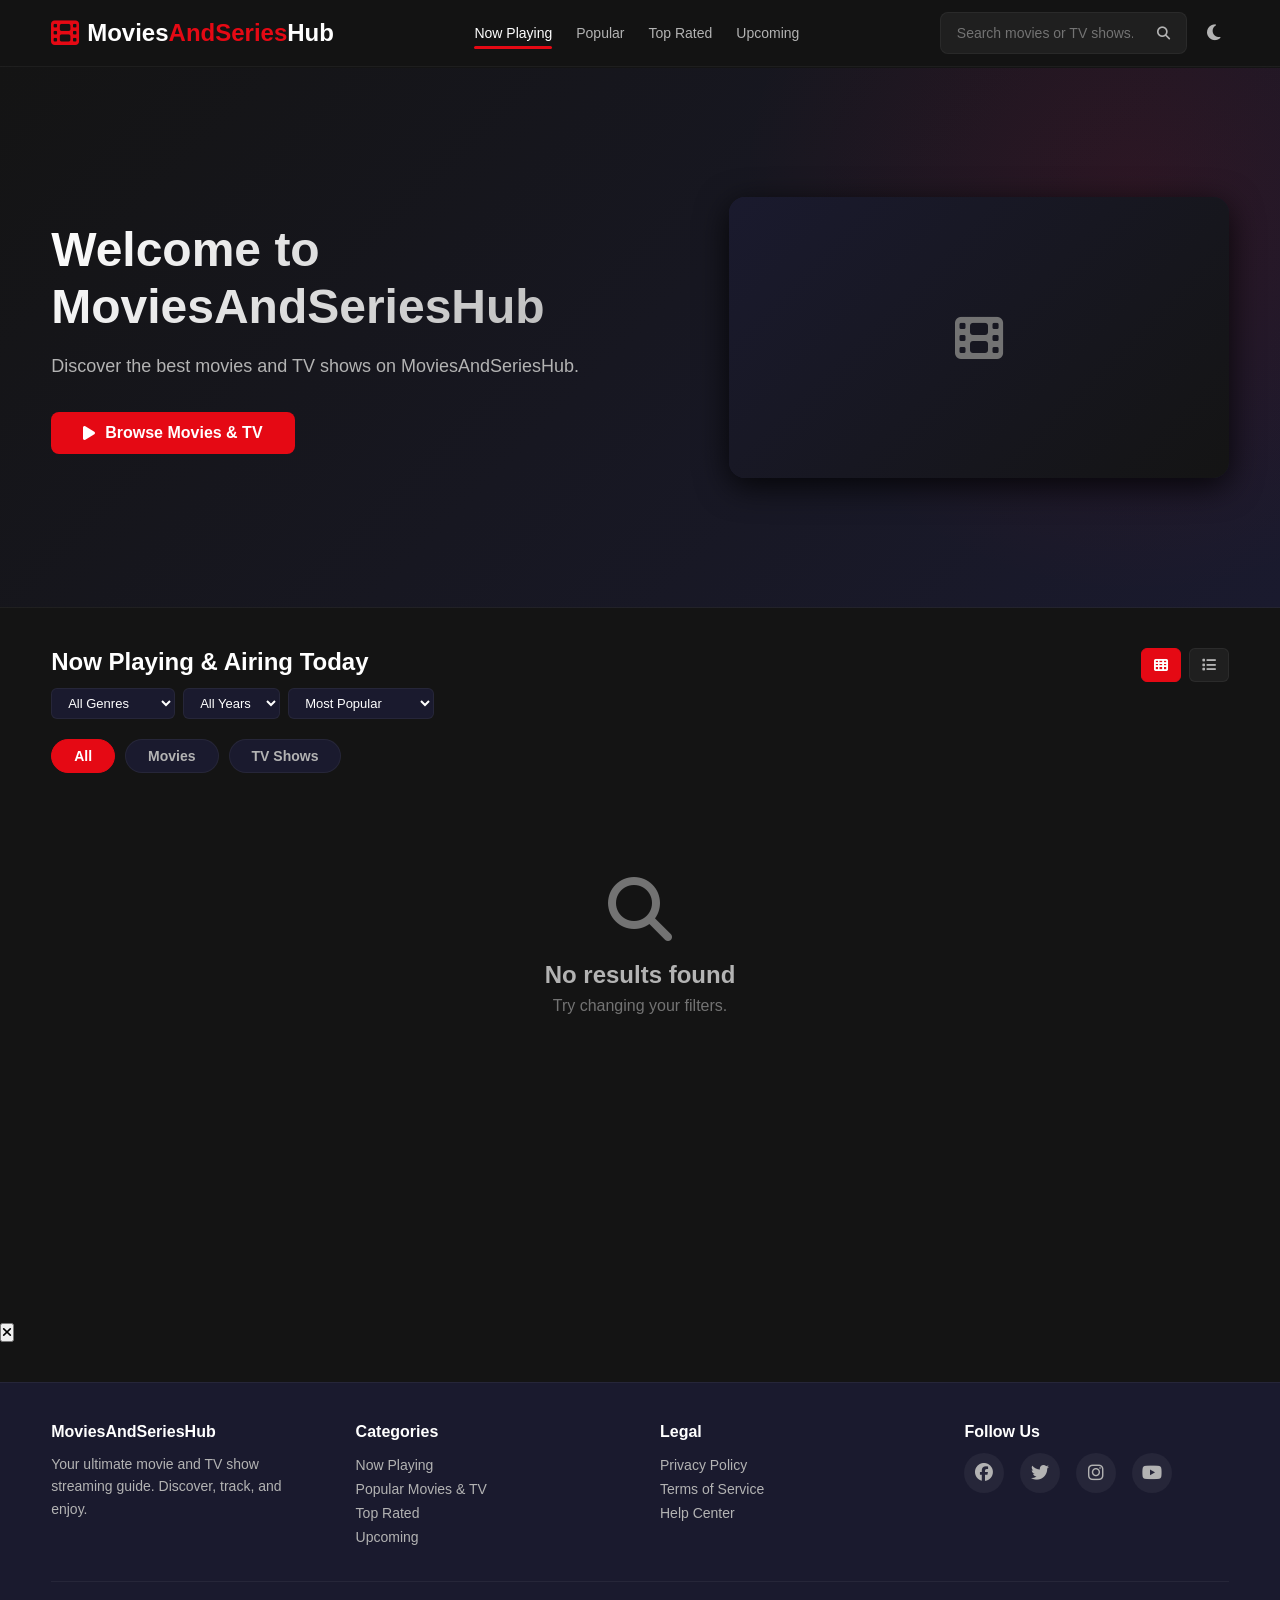
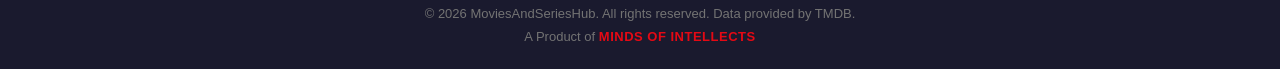
<file: watch.html>
<!DOCTYPE html>
<html lang="en" data-theme="dark">
<head>
    <meta charset="UTF-8">
    <meta name="viewport" content="width=device-width, initial-scale=1.0">
    <meta name="theme-color" content="#141414">
    <title>Watch - MoviesAndSeriesHub</title>
    <link rel="icon" href="data:image/svg+xml,%3Csvg xmlns='http://www.w3.org/2000/svg' viewBox='0 0 100 100'%3E%3Crect width='100' height='100' fill='%23e50914'/%3E%3Ctext x='50' y='68' font-size='60' font-family='Arial' text-anchor='middle' fill='white' font-weight='bold'%3EMSH%3C/text%3E%3C/svg%3E">
    <link rel="manifest" href="public/manifest.json">
    <link rel="stylesheet" href="css/base.css">
    <link rel="stylesheet" href="css/watch.css">
    <link rel="stylesheet" href="https://cdnjs.cloudflare.com/ajax/libs/font-awesome/6.4.0/css/all.min.css">
    <script>
        // Apply saved theme before render (no flash)
        (function() {
            var saved = localStorage.getItem('theme') || 'dark';
            document.documentElement.setAttribute('data-theme', saved);
        })();
    </script>
</head>
<body class="watch-body">

    <header class="watch-header-bar">
        <a href="landing.html" class="watch-brand">
            <i class="fas fa-film"></i>
            <span>Movies<span class="accent">AndSeries</span>Hub</span>
        </a>
        <a href="landing.html" class="watch-back">
            <i class="fas fa-arrow-left"></i> Back
        </a>
    </header>

    <main class="watch-main">
        <div class="watch-topbar">
            <h1 class="watch-title" id="watchTitle">Loading…</h1>
        </div>

        <div class="watch-player-wrapper" id="watchPlayerWrapper">
            <div class="watch-loading" id="watchLoading">
                <div class="spinner"></div>
                <p>Loading player…</p>
            </div>
            <iframe id="watchIframe"
                src=""
                allowfullscreen
                allow="autoplay; encrypted-media; fullscreen"
                loading="lazy">
            </iframe>
            <div class="watch-controls">
                <button id="watchReloadBtn" title="Reload player" aria-label="Reload">
                    <i class="fas fa-sync"></i>
                </button>
                <button id="watchFsBtn" title="Fullscreen" aria-label="Fullscreen">
                    <i class="fas fa-expand"></i>
                </button>
            </div>
        </div>

        <!-- TV-only season/episode controls -->
        <div class="watch-tv-controls" id="watchTvControls" style="display:none;">
            <label>Season <select id="watchSeasonSelect"></select></label>
            <label>Episode <select id="watchEpisodeSelect"></select></label>
        </div>

        <!-- Info panel -->
        <div class="watch-info" id="watchInfo">
            <img class="watch-poster" id="watchPoster" src="" alt="">
            <div class="watch-info-text">
                <h2 id="watchInfoTitle">Loading…</h2>
                <div class="watch-meta" id="watchMeta"></div>
                <p class="watch-overview" id="watchOverview"></p>
            </div>
        </div>

        <!-- Up Next -->
        <section class="watch-up-next" id="watchUpNext" style="display:none;">
            <h3><i class="fas fa-forward"></i> Up Next</h3>
            <div class="watch-up-next-grid" id="watchUpNextGrid"></div>
        </section>

        <div class="watch-attribution">
            <p>&copy; 2026 MoviesAndSeriesHub. Data provided by TMDB.</p>
        </div>
    </main>

    <script src="js/config.js"></script>
    <script src="js/embed-config.js"></script>
    <script src="js/watch.js"></script>
</body>
</html>
</file>
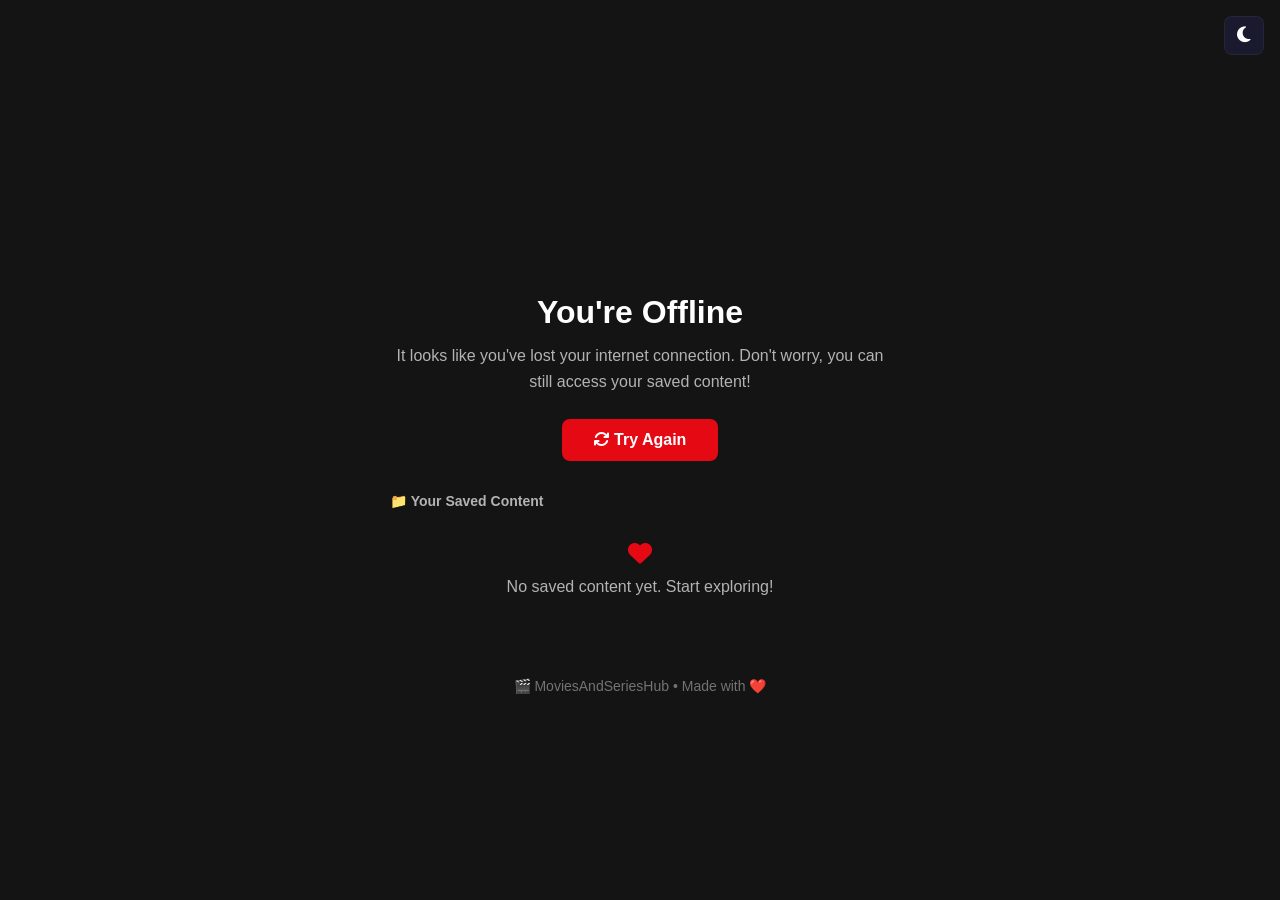
<file: pages/offline.html>
<!DOCTYPE html>
<html lang="en" data-theme="dark">
<head>
    <meta charset="UTF-8">
    <meta name="viewport" content="width=device-width, initial-scale=1.0">
    <title>Offline - MoviesAndSeriesHub</title>
    <link rel="stylesheet" href="https://cdnjs.cloudflare.com/ajax/libs/font-awesome/6.4.0/css/all.min.css">
    <style>
        * { margin: 0; padding: 0; box-sizing: border-box; }
        :root {
            --primary: #e50914;
            --bg-primary: #141414;
            --bg-secondary: #1a1a2e;
            --text-primary: #ffffff;
            --text-secondary: #b3b3b3;
            --text-muted: #737373;
            --border-color: rgba(255,255,255,0.05);
            --header-bg: rgba(20,20,20,0.95);
        }
        [data-theme="light"] {
            --bg-primary: #f5f5f5;
            --bg-secondary: #ffffff;
            --text-primary: #1a1a2e;
            --text-secondary: #555;
            --text-muted: #888;
            --border-color: rgba(0,0,0,0.05);
            --header-bg: rgba(255,255,255,0.95);
        }
        body {
            font-family: -apple-system, BlinkMacSystemFont, 'Segoe UI', Roboto, Arial, sans-serif;
            background: var(--bg-primary);
            color: var(--text-primary);
            display: flex;
            align-items: center;
            justify-content: center;
            min-height: 100vh;
            padding: 20px;
            transition: background 0.3s ease;
        }
        .offline-container { text-align: center; max-width: 500px; }
        .offline-icon { font-size: 80px; margin-bottom: 24px; color: var(--primary); }
        h1 { font-size: 32px; margin-bottom: 12px; }
        p { color: var(--text-secondary); font-size: 16px; line-height: 1.6; margin-bottom: 24px; }
        .btn {
            display: inline-block;
            padding: 12px 32px;
            background: var(--primary);
            color: #fff;
            border: none;
            border-radius: 8px;
            font-size: 16px;
            font-weight: 600;
            cursor: pointer;
            transition: all 0.3s ease;
            text-decoration: none;
        }
        .btn:hover { transform: scale(1.05); }
        .offline-movies { margin-top: 32px; text-align: left; }
        .offline-movies h3 { color: var(--text-secondary); font-size: 14px; margin-bottom: 12px; }
        .offline-movie {
            background: var(--bg-secondary);
            padding: 12px 16px;
            border-radius: 8px;
            margin-bottom: 8px;
            display: flex;
            align-items: center;
            gap: 12px;
            border: 1px solid var(--border-color);
        }
        .offline-movie .title { flex: 1; font-weight: 500; }
        .offline-movie .badge {
            background: var(--primary);
            padding: 2px 10px;
            border-radius: 12px;
            font-size: 11px;
            color: #fff;
        }
        .footer-text { margin-top: 32px; font-size: 14px; color: var(--text-muted); }
        .theme-toggle {
            position: fixed;
            top: 16px;
            right: 16px;
            background: var(--bg-secondary);
            border: 1px solid var(--border-color);
            color: var(--text-primary);
            padding: 8px 12px;
            border-radius: 8px;
            cursor: pointer;
            font-size: 18px;
            z-index: 100;
        }
        .theme-toggle:hover {
            background: var(--primary);
            color: #fff;
        }
    </style>
</head>
<body>
    <button class="theme-toggle" onclick="toggleTheme()" aria-label="Toggle theme">
        <i class="fas fa-moon"></i>
    </button>

    <div class="offline-container">
        <div class="offline-icon"><i class="fas fa-wifi-slash"></i></div>
        <h1>You're Offline</h1>
        <p>It looks like you've lost your internet connection. Don't worry, you can still access your saved content!</p>
        <button class="btn" onclick="location.reload()">
            <i class="fas fa-sync"></i> Try Again
        </button>

        <div class="offline-movies" id="offlineMovies">
            <h3>📁 Your Saved Content</h3>
            <div id="savedContent">
                <div class="offline-movie">
                    <span class="title">Loading saved content...</span>
                </div>
            </div>
        </div>

        <p class="footer-text">🎬 MoviesAndSeriesHub • Made with ❤️</p>
    </div>

    <script>
        function toggleTheme() {
            const html = document.documentElement;
            const current = html.getAttribute('data-theme');
            const next = current === 'light' ? 'dark' : 'light';
            html.setAttribute('data-theme', next);
            localStorage.setItem('theme', next);
            const btn = document.querySelector('.theme-toggle i');
            btn.className = next === 'dark' ? 'fas fa-moon' : 'fas fa-sun';
        }

        function loadSavedContent() {
            const container = document.getElementById('savedContent');
            const watchlist = JSON.parse(localStorage.getItem('watchlist') || '[]');
            const history = JSON.parse(localStorage.getItem('watchHistory') || '{}');

            if (watchlist.length === 0 && Object.keys(history).length === 0) {
                container.innerHTML = `
                    <div style="text-align:center; color: var(--text-muted); padding:20px;">
                        <i class="fas fa-heart" style="font-size:24px; color: var(--primary);"></i>
                        <p style="margin-top:8px;">No saved content yet. Start exploring!</p>
                    </div>
                `;
                return;
            }

            let html = '';
            const titles = {};

            watchlist.forEach(id => {
                titles[id] = `Movie ${id}`;
            });

            Object.keys(history).forEach(id => {
                if (history[id] && history[id].title) {
                    titles[id] = history[id].title;
                }
            });

            const items = Object.keys(titles);
            items.slice(0, 5).forEach(id => {
                const saved = watchlist.includes(Number(id));
                html += `
                    <div class="offline-movie">
                        <span class="title">${titles[id]}</span>
                        ${saved ? '<span class="badge">Saved</span>' : ''}
                    </div>
                `;
            });

            if (items.length > 5) {
                html += `<p style="color: var(--text-muted); font-size: 13px; text-align: center; margin-top: 8px;">And ${items.length - 5} more...</p>`;
            }

            container.innerHTML = html;
        }

        const savedTheme = localStorage.getItem('theme') || 'dark';
        document.documentElement.setAttribute('data-theme', savedTheme);
        const btn = document.querySelector('.theme-toggle i');
        btn.className = savedTheme === 'dark' ? 'fas fa-moon' : 'fas fa-sun';

        loadSavedContent();
    </script>
</body>
</html>
</file>
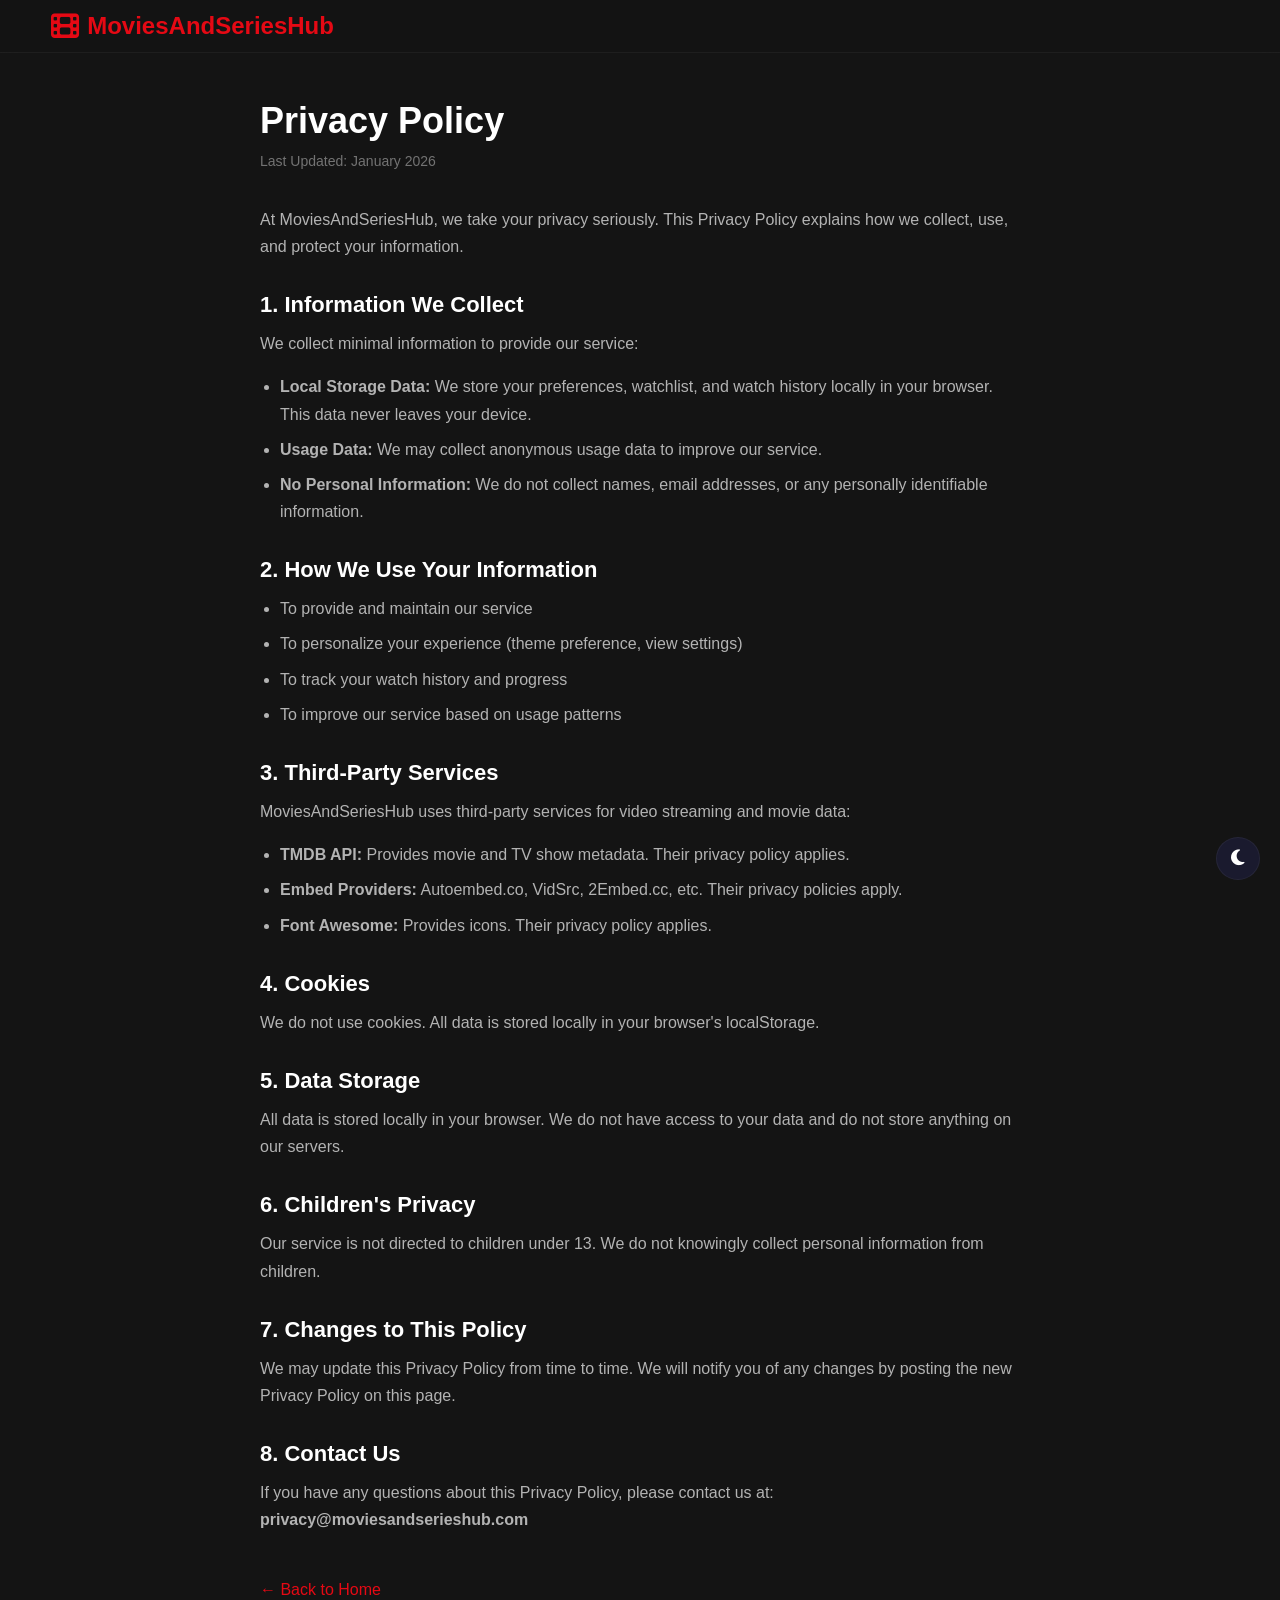
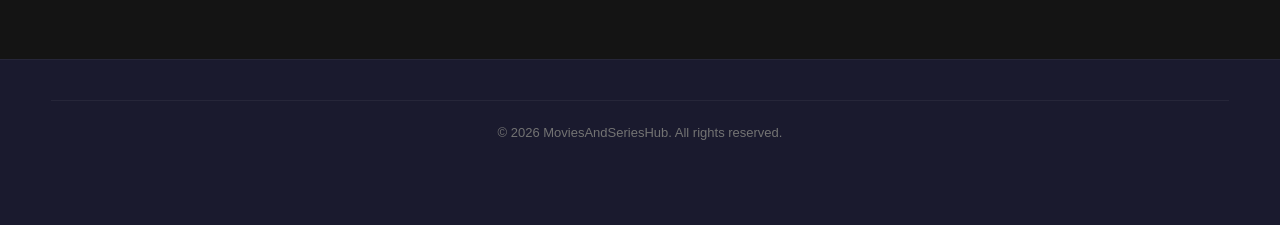
<file: pages/privacy.html>
<!DOCTYPE html>
<html lang="en" data-theme="dark">
<head>
    <meta charset="UTF-8">
    <meta name="viewport" content="width=device-width, initial-scale=1.0">
    <title>Privacy Policy - MoviesAndSeriesHub</title>
    <link rel="stylesheet" href="../style.css">
    <link rel="stylesheet" href="https://cdnjs.cloudflare.com/ajax/libs/font-awesome/6.4.0/css/all.min.css">
    <style>
        .privacy-container {
            max-width: 800px;
            margin: 100px auto 60px;
            padding: 0 20px;
        }
        .privacy-container h1 { font-size: 36px; margin-bottom: 8px; }
        .privacy-container .last-updated {
            color: var(--text-muted);
            font-size: 14px;
            margin-bottom: 32px;
        }
        .privacy-container h2 { font-size: 22px; margin-top: 32px; margin-bottom: 12px; color: var(--text-primary); }
        .privacy-container p { color: var(--text-secondary); line-height: 1.7; margin-bottom: 16px; }
        .privacy-container ul { color: var(--text-secondary); line-height: 1.7; padding-left: 20px; margin-bottom: 16px; }
        .privacy-container li { margin-bottom: 8px; }
        .back-link {
            display: inline-block;
            margin-top: 32px;
            color: var(--primary);
            text-decoration: none;
            transition: var(--transition);
        }
        .back-link:hover { color: var(--primary-hover); }
        .header-simple {
            position: fixed;
            top: 0;
            left: 0;
            right: 0;
            z-index: 1000;
            background: var(--header-bg);
            backdrop-filter: blur(10px);
            padding: 12px 4%;
            border-bottom: 1px solid var(--border-color);
        }
        .header-simple .logo {
            font-size: 24px;
            font-weight: 700;
            display: flex;
            align-items: center;
            gap: 8px;
            color: var(--text-primary);
            text-decoration: none;
            max-width: 1440px;
            margin: 0 auto;
        }
        .header-simple .logo i { color: var(--primary); }
        .header-simple .logo span:last-child { color: var(--primary); }
        .theme-toggle {
            position: fixed;
            bottom: 20px;
            right: 20px;
            background: var(--bg-secondary);
            border: 1px solid var(--border-color);
            color: var(--text-primary);
            padding: 10px 14px;
            border-radius: 50%;
            cursor: pointer;
            font-size: 18px;
            z-index: 100;
            transition: var(--transition);
        }
        .theme-toggle:hover {
            background: var(--primary);
            color: #fff;
        }
    </style>
</head>
<body>
    <header class="header-simple">
        <a href="../landing.html" class="logo">
            <i class="fas fa-film"></i>
            <span>Movies<span>AndSeries</span>Hub</span>
        </a>
    </header>

    <button class="theme-toggle" onclick="toggleTheme()" aria-label="Toggle theme">
        <i class="fas fa-moon"></i>
    </button>

    <div class="privacy-container">
        <h1>Privacy Policy</h1>
        <p class="last-updated">Last Updated: January 2026</p>

        <p>At MoviesAndSeriesHub, we take your privacy seriously. This Privacy Policy explains how we collect, use, and protect your information.</p>

        <h2>1. Information We Collect</h2>
        <p>We collect minimal information to provide our service:</p>
        <ul>
            <li><strong>Local Storage Data:</strong> We store your preferences, watchlist, and watch history locally in your browser. This data never leaves your device.</li>
            <li><strong>Usage Data:</strong> We may collect anonymous usage data to improve our service.</li>
            <li><strong>No Personal Information:</strong> We do not collect names, email addresses, or any personally identifiable information.</li>
        </ul>

        <h2>2. How We Use Your Information</h2>
        <ul>
            <li>To provide and maintain our service</li>
            <li>To personalize your experience (theme preference, view settings)</li>
            <li>To track your watch history and progress</li>
            <li>To improve our service based on usage patterns</li>
        </ul>

        <h2>3. Third-Party Services</h2>
        <p>MoviesAndSeriesHub uses third-party services for video streaming and movie data:</p>
        <ul>
            <li><strong>TMDB API:</strong> Provides movie and TV show metadata. Their privacy policy applies.</li>
            <li><strong>Embed Providers:</strong> Autoembed.co, VidSrc, 2Embed.cc, etc. Their privacy policies apply.</li>
            <li><strong>Font Awesome:</strong> Provides icons. Their privacy policy applies.</li>
        </ul>

        <h2>4. Cookies</h2>
        <p>We do not use cookies. All data is stored locally in your browser's localStorage.</p>

        <h2>5. Data Storage</h2>
        <p>All data is stored locally in your browser. We do not have access to your data and do not store anything on our servers.</p>

        <h2>6. Children's Privacy</h2>
        <p>Our service is not directed to children under 13. We do not knowingly collect personal information from children.</p>

        <h2>7. Changes to This Policy</h2>
        <p>We may update this Privacy Policy from time to time. We will notify you of any changes by posting the new Privacy Policy on this page.</p>

        <h2>8. Contact Us</h2>
        <p>If you have any questions about this Privacy Policy, please contact us at: <strong>privacy@moviesandserieshub.com</strong></p>

        <a href="../landing.html" class="back-link">← Back to Home</a>
    </div>

    <footer class="footer" style="margin-top:0; padding-bottom:80px;">
        <div class="footer-bottom">
            <p>&copy; 2026 MoviesAndSeriesHub. All rights reserved.</p>
        </div>
    </footer>

    <script>
        function toggleTheme() {
            const html = document.documentElement;
            const currentTheme = html.getAttribute('data-theme') || 'dark';
            const newTheme = currentTheme === 'dark' ? 'light' : 'dark';
            html.setAttribute('data-theme', newTheme);
            localStorage.setItem('theme', newTheme);
            const btn = document.querySelector('.theme-toggle i');
            btn.className = newTheme === 'dark' ? 'fas fa-moon' : 'fas fa-sun';
        }

        const savedTheme = localStorage.getItem('theme') || 'dark';
        document.documentElement.setAttribute('data-theme', savedTheme);
        const btn = document.querySelector('.theme-toggle i');
        btn.className = savedTheme === 'dark' ? 'fas fa-moon' : 'fas fa-sun';
    </script>
</body>
</html>
</file>
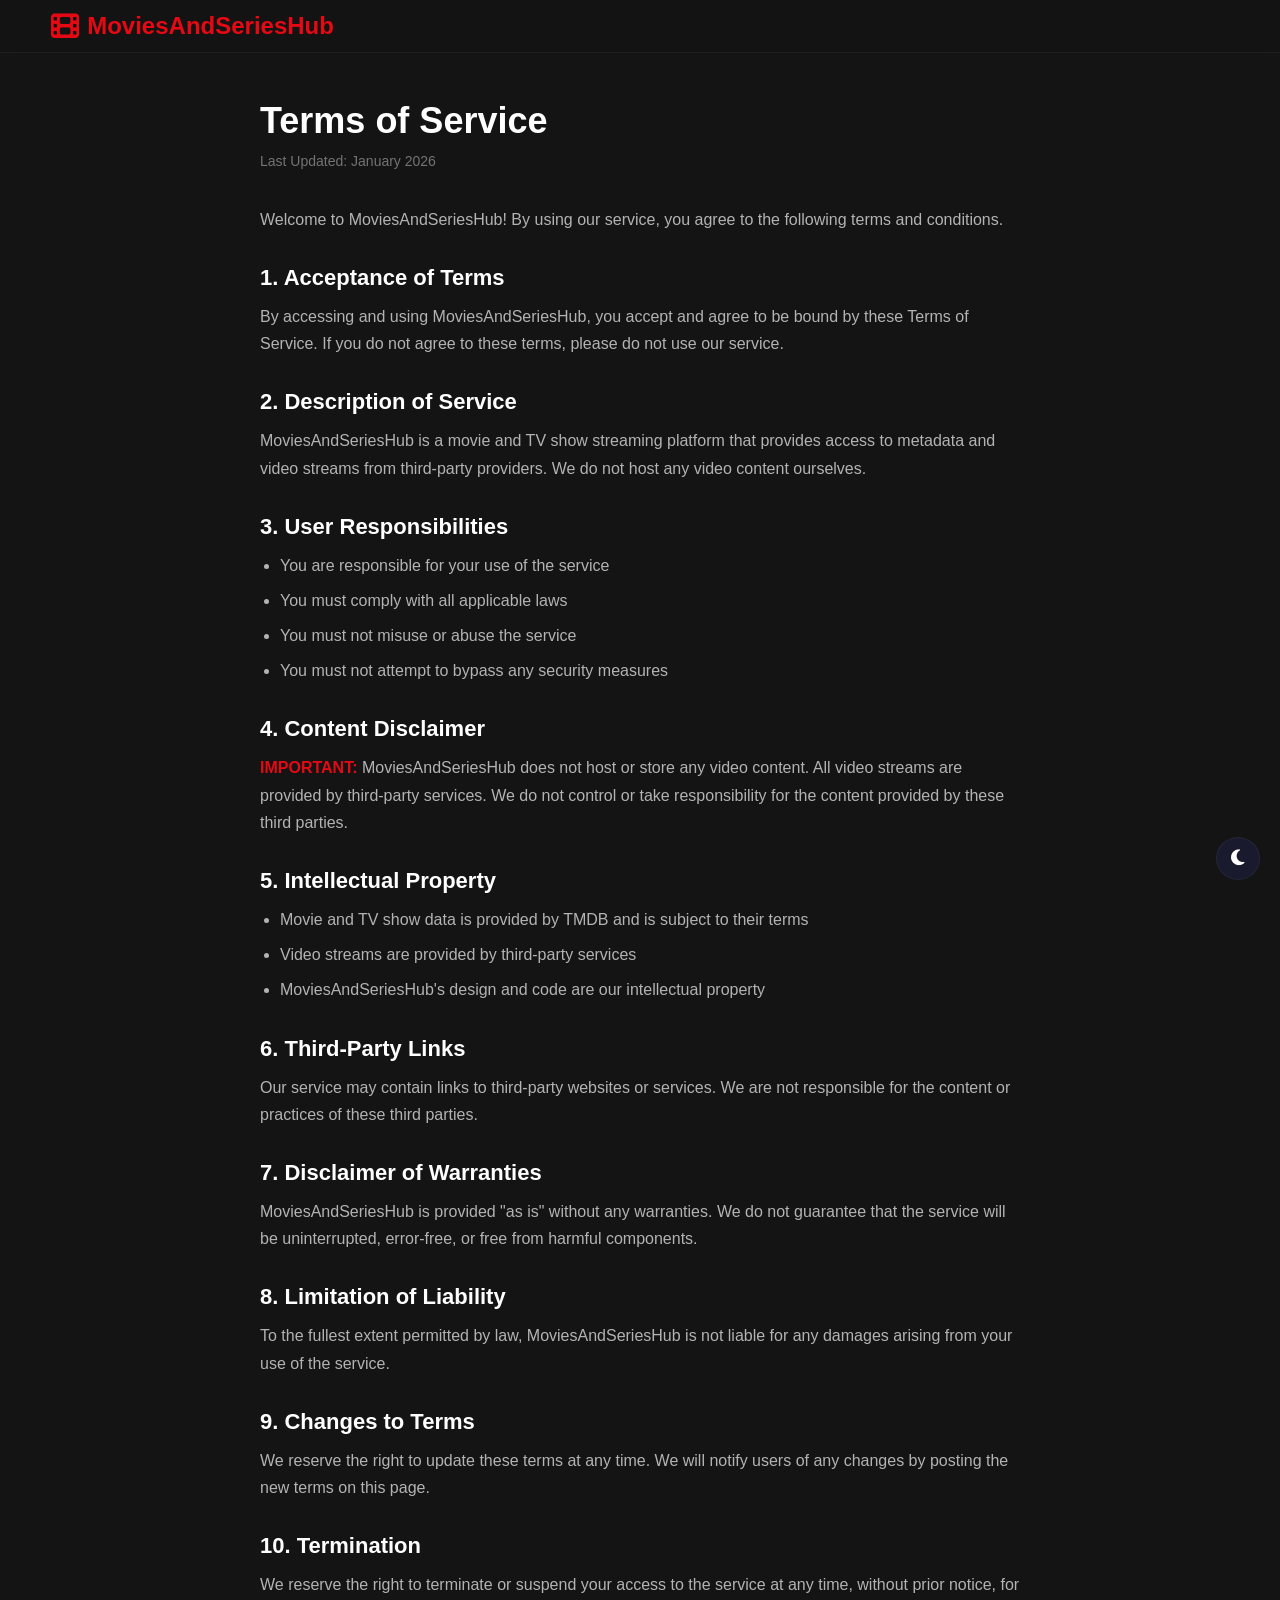
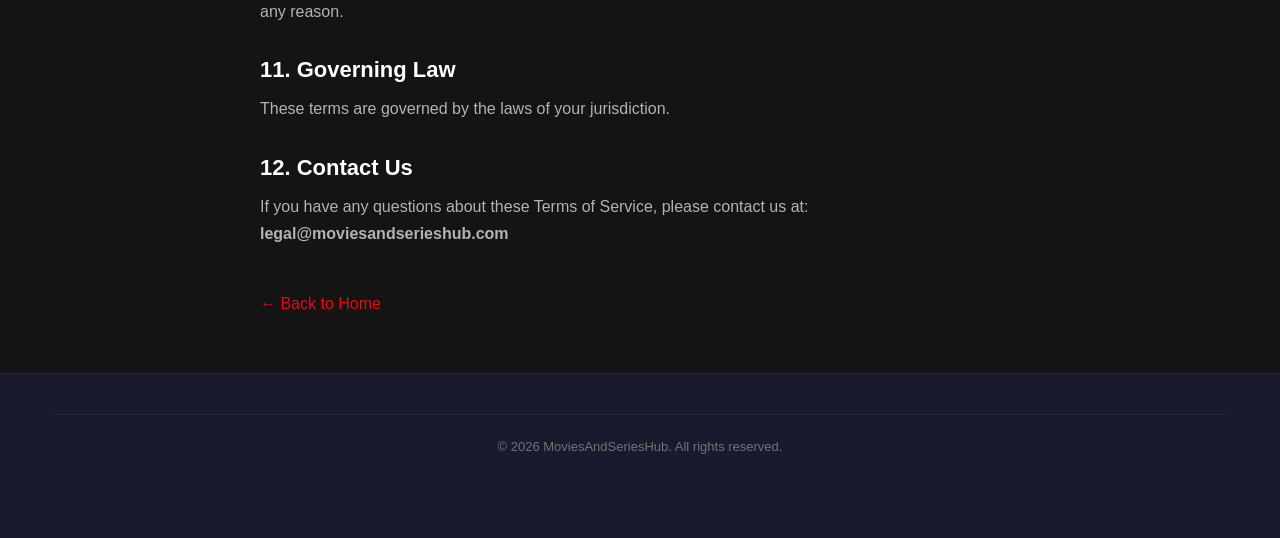
<file: pages/terms.html>
<!DOCTYPE html>
<html lang="en" data-theme="dark">
<head>
    <meta charset="UTF-8">
    <meta name="viewport" content="width=device-width, initial-scale=1.0">
    <title>Terms of Service - MoviesAndSeriesHub</title>
    <link rel="stylesheet" href="../style.css">
    <link rel="stylesheet" href="https://cdnjs.cloudflare.com/ajax/libs/font-awesome/6.4.0/css/all.min.css">
    <style>
        .terms-container {
            max-width: 800px;
            margin: 100px auto 60px;
            padding: 0 20px;
        }
        .terms-container h1 { font-size: 36px; margin-bottom: 8px; }
        .terms-container .last-updated {
            color: var(--text-muted);
            font-size: 14px;
            margin-bottom: 32px;
        }
        .terms-container h2 { font-size: 22px; margin-top: 32px; margin-bottom: 12px; color: var(--text-primary); }
        .terms-container p { color: var(--text-secondary); line-height: 1.7; margin-bottom: 16px; }
        .terms-container ul { color: var(--text-secondary); line-height: 1.7; padding-left: 20px; margin-bottom: 16px; }
        .terms-container li { margin-bottom: 8px; }
        .back-link {
            display: inline-block;
            margin-top: 32px;
            color: var(--primary);
            text-decoration: none;
            transition: var(--transition);
        }
        .back-link:hover { color: var(--primary-hover); }
        .highlight { color: var(--primary); font-weight: 600; }
        .header-simple {
            position: fixed;
            top: 0;
            left: 0;
            right: 0;
            z-index: 1000;
            background: var(--header-bg);
            backdrop-filter: blur(10px);
            padding: 12px 4%;
            border-bottom: 1px solid var(--border-color);
        }
        .header-simple .logo {
            font-size: 24px;
            font-weight: 700;
            display: flex;
            align-items: center;
            gap: 8px;
            color: var(--text-primary);
            text-decoration: none;
            max-width: 1440px;
            margin: 0 auto;
        }
        .header-simple .logo i { color: var(--primary); }
        .header-simple .logo span:last-child { color: var(--primary); }
        .theme-toggle {
            position: fixed;
            bottom: 20px;
            right: 20px;
            background: var(--bg-secondary);
            border: 1px solid var(--border-color);
            color: var(--text-primary);
            padding: 10px 14px;
            border-radius: 50%;
            cursor: pointer;
            font-size: 18px;
            z-index: 100;
            transition: var(--transition);
        }
        .theme-toggle:hover {
            background: var(--primary);
            color: #fff;
        }
    </style>
</head>
<body>
    <header class="header-simple">
        <a href="../landing.html" class="logo">
            <i class="fas fa-film"></i>
            <span>Movies<span>AndSeries</span>Hub</span>
        </a>
    </header>

    <button class="theme-toggle" onclick="toggleTheme()" aria-label="Toggle theme">
        <i class="fas fa-moon"></i>
    </button>

    <div class="terms-container">
        <h1>Terms of Service</h1>
        <p class="last-updated">Last Updated: January 2026</p>

        <p>Welcome to MoviesAndSeriesHub! By using our service, you agree to the following terms and conditions.</p>

        <h2>1. Acceptance of Terms</h2>
        <p>By accessing and using MoviesAndSeriesHub, you accept and agree to be bound by these Terms of Service. If you do not agree to these terms, please do not use our service.</p>

        <h2>2. Description of Service</h2>
        <p>MoviesAndSeriesHub is a movie and TV show streaming platform that provides access to metadata and video streams from third-party providers. We do not host any video content ourselves.</p>

        <h2>3. User Responsibilities</h2>
        <ul>
            <li>You are responsible for your use of the service</li>
            <li>You must comply with all applicable laws</li>
            <li>You must not misuse or abuse the service</li>
            <li>You must not attempt to bypass any security measures</li>
        </ul>

        <h2>4. Content Disclaimer</h2>
        <p><span class="highlight">IMPORTANT:</span> MoviesAndSeriesHub does not host or store any video content. All video streams are provided by third-party services. We do not control or take responsibility for the content provided by these third parties.</p>

        <h2>5. Intellectual Property</h2>
        <ul>
            <li>Movie and TV show data is provided by TMDB and is subject to their terms</li>
            <li>Video streams are provided by third-party services</li>
            <li>MoviesAndSeriesHub's design and code are our intellectual property</li>
        </ul>

        <h2>6. Third-Party Links</h2>
        <p>Our service may contain links to third-party websites or services. We are not responsible for the content or practices of these third parties.</p>

        <h2>7. Disclaimer of Warranties</h2>
        <p>MoviesAndSeriesHub is provided "as is" without any warranties. We do not guarantee that the service will be uninterrupted, error-free, or free from harmful components.</p>

        <h2>8. Limitation of Liability</h2>
        <p>To the fullest extent permitted by law, MoviesAndSeriesHub is not liable for any damages arising from your use of the service.</p>

        <h2>9. Changes to Terms</h2>
        <p>We reserve the right to update these terms at any time. We will notify users of any changes by posting the new terms on this page.</p>

        <h2>10. Termination</h2>
        <p>We reserve the right to terminate or suspend your access to the service at any time, without prior notice, for any reason.</p>

        <h2>11. Governing Law</h2>
        <p>These terms are governed by the laws of your jurisdiction.</p>

        <h2>12. Contact Us</h2>
        <p>If you have any questions about these Terms of Service, please contact us at: <strong>legal@moviesandserieshub.com</strong></p>

        <a href="../landing.html" class="back-link">← Back to Home</a>
    </div>

    <footer class="footer" style="margin-top:0; padding-bottom:80px;">
        <div class="footer-bottom">
            <p>&copy; 2026 MoviesAndSeriesHub. All rights reserved.</p>
        </div>
    </footer>

    <script>
        function toggleTheme() {
            const html = document.documentElement;
            const currentTheme = html.getAttribute('data-theme') || 'dark';
            const newTheme = currentTheme === 'dark' ? 'light' : 'dark';
            html.setAttribute('data-theme', newTheme);
            localStorage.setItem('theme', newTheme);
            const btn = document.querySelector('.theme-toggle i');
            btn.className = newTheme === 'dark' ? 'fas fa-moon' : 'fas fa-sun';
        }

        const savedTheme = localStorage.getItem('theme') || 'dark';
        document.documentElement.setAttribute('data-theme', savedTheme);
        const btn = document.querySelector('.theme-toggle i');
        btn.className = savedTheme === 'dark' ? 'fas fa-moon' : 'fas fa-sun';
    </script>
</body>
</html>
</file>
<file: css/base.css>
/* ============================================
   BASE - Reset & Variables
   ============================================ */

* {
    margin: 0;
    padding: 0;
    box-sizing: border-box;
}

:root {
    --primary: #e50914;
    --primary-hover: #f40612;
    --bg-primary: #141414;
    --bg-secondary: #1a1a2e;
    --bg-card: #2a2a2a;
    --bg-hover: #404040;
    --text-primary: #ffffff;
    --text-secondary: #b3b3b3;
    --text-muted: #737373;
    --shadow: 0 8px 32px rgba(0, 0, 0, 0.8);
    --transition: all 0.3s ease;
    --border-color: rgba(255, 255, 255, 0.05);
    --header-bg: rgba(20, 20, 20, 0.95);
    --header-scrolled: #141414;
}

[data-theme="light"] {
    --bg-primary: #f5f5f5;
    --bg-secondary: #ffffff;
    --bg-card: #e8e8e8;
    --bg-hover: #d4d4d4;
    --text-primary: #1a1a2e;
    --text-secondary: #555555;
    --text-muted: #888888;
    --border-color: rgba(0, 0, 0, 0.05);
    --shadow: 0 8px 32px rgba(0, 0, 0, 0.15);
    --header-bg: rgba(255, 255, 255, 0.95);
    --header-scrolled: #ffffff;
}

body {
    font-family: 'Segoe UI', Tahoma, Geneva, Verdana, sans-serif;
    background: var(--bg-primary);
    color: var(--text-primary);
    min-height: 100vh;
    overflow-x: hidden;
    transition: background 0.3s ease, color 0.3s ease;
}

::-webkit-scrollbar {
    width: 8px;
}
::-webkit-scrollbar-track {
    background: var(--bg-primary);
}
::-webkit-scrollbar-thumb {
    background: #333;
    border-radius: 4px;
}
::-webkit-scrollbar-thumb:hover {
    background: var(--primary);
}
</file>
<file: css/landing.css>
/* ============================================
   LANDING PAGE — MoviesAndSeriesHub
   ============================================ */

.landing-body {
    margin: 0;
    padding: 0;
    background: #0a0a0a;
    color: var(--text-primary);
    min-height: 100vh;
    overflow-x: hidden;
    font-family: 'Segoe UI', Tahoma, Geneva, Verdana, sans-serif;
}

/* ===== Hero ===== */
.landing-hero {
    position: relative;
    min-height: 100vh;
    display: flex;
    align-items: center;
    justify-content: center;
    overflow: hidden;
}

.landing-backdrop {
    position: absolute;
    inset: 0;
    background-size: cover;
    background-position: center;
    filter: blur(6px);
    transform: scale(1.1);
    opacity: 0.35;
    transition: opacity 1.2s ease;
}

.landing-overlay {
    position: absolute;
    inset: 0;
    background:
        radial-gradient(circle at center, rgba(20,20,20,0.5) 0%, rgba(10,10,10,0.95) 80%),
        linear-gradient(135deg, rgba(10,10,10,0.85), rgba(20,20,20,0.7));
    z-index: 1;
}

[data-theme="light"] .landing-overlay {
    background:
        radial-gradient(circle at center, rgba(245,245,245,0.55) 0%, rgba(230,230,230,0.95) 80%),
        linear-gradient(135deg, rgba(255,255,255,0.85), rgba(240,240,240,0.9));
}

.landing-content {
    position: relative;
    z-index: 2;
    text-align: center;
    padding: 40px 20px;
    max-width: 700px;
    width: 100%;
}

/* ----- Logo ----- */
.landing-logo {
    font-size: 42px;
    font-weight: 800;
    margin-bottom: 20px;
    display: flex;
    align-items: center;
    justify-content: center;
    gap: 12px;
    flex-wrap: wrap;
    color: #fff;
    letter-spacing: -0.5px;
}
[data-theme="light"] .landing-logo {
    color: #1a1a2e;
}
.landing-logo i {
    color: var(--primary);
    font-size: 48px;
}
.landing-logo .accent { color: var(--primary); }

.landing-tagline {
    font-size: 20px;
    color: var(--text-secondary);
    margin-bottom: 32px;
    line-height: 1.5;
    font-weight: 300;
}

/* ===== Search ===== */
.landing-search-row {
    width: 100%;
    max-width: 500px;
    margin: 0 auto 20px;
    display: flex;
    justify-content: center;
}

.landing-search-box {
    display: flex;
    align-items: center;
    width: 100%;
    background: rgba(255, 255, 255, 0.08);
    border: 1px solid rgba(255, 255, 255, 0.15);
    border-radius: 30px;
    padding: 4px;
    transition: background 0.2s ease,
                border-color 0.2s ease,
                box-shadow 0.2s ease,
                width 0.35s cubic-bezier(0.4, 0, 0.2, 1);
    backdrop-filter: blur(8px);
    -webkit-backdrop-filter: blur(8px);
    position: relative;
}

.landing-search-box:focus-within {
    border-color: var(--primary);
    background: rgba(255, 255, 255, 0.12);
    box-shadow: 0 0 0 3px rgba(229, 9, 20, 0.15);
}

[data-theme="light"] .landing-search-box {
    background: rgba(0, 0, 0, 0.05);
    border-color: rgba(0, 0, 0, 0.12);
}
[data-theme="light"] .landing-search-box:focus-within {
    background: rgba(0, 0, 0, 0.08);
}

/* Mobile-only icon button */
.landing-search-icon-btn {
    display: none;
    background: none;
    border: none;
    color: #fff;
    width: 44px;
    height: 44px;
    border-radius: 50%;
    cursor: pointer;
    align-items: center;
    justify-content: center;
    font-size: 16px;
    flex-shrink: 0;
    transition: background 0.2s ease, color 0.2s ease;
}
[data-theme="light"] .landing-search-icon-btn {
    color: #1a1a2e;
}
.landing-search-icon-btn:hover {
    background: var(--primary);
    color: #fff;
}

/* Input wrapper */
.landing-search-input-wrap {
    display: flex;
    align-items: center;
    flex: 1;
    gap: 10px;
    padding: 0 16px;
    min-width: 0;
}

.landing-search-inside-icon {
    color: rgba(255, 255, 255, 0.5);
    font-size: 14px;
    flex-shrink: 0;
}
[data-theme="light"] .landing-search-inside-icon {
    color: rgba(20, 20, 20, 0.45);
}

.landing-search-input {
    flex: 1;
    background: none;
    border: none;
    outline: none;
    color: #fff;
    font-size: 15px;
    padding: 12px 0;
    font-family: inherit;
    min-width: 0;
    text-overflow: ellipsis;
}
[data-theme="light"] .landing-search-input {
    color: #1a1a2e;
}

.landing-search-input::placeholder {
    color: rgba(255, 255, 255, 0.5);
    text-overflow: ellipsis;
}
[data-theme="light"] .landing-search-input::placeholder {
    color: rgba(20, 20, 20, 0.45);
}

/* Mobile-only close button */
.landing-search-close-btn {
    display: none;
    background: none;
    border: none;
    color: rgba(255, 255, 255, 0.55);
    width: 36px;
    height: 36px;
    border-radius: 50%;
    cursor: pointer;
    align-items: center;
    justify-content: center;
    font-size: 14px;
    flex-shrink: 0;
    margin-right: 4px;
    transition: background 0.2s ease, color 0.2s ease;
}
[data-theme="light"] .landing-search-close-btn {
    color: rgba(20, 20, 20, 0.55);
}
.landing-search-close-btn:hover {
    background: rgba(255, 255, 255, 0.1);
    color: #fff;
}
[data-theme="light"] .landing-search-close-btn:hover {
    background: rgba(0, 0, 0, 0.08);
    color: #1a1a2e;
}

/* ===== CTA ===== */
.landing-cta {
    display: inline-flex;
    align-items: center;
    gap: 10px;
    padding: 16px 44px;
    background: var(--primary);
    color: #fff;
    border: none;
    border-radius: 8px;
    font-size: 18px;
    font-weight: 700;
    cursor: pointer;
    transition: all 0.3s ease;
    box-shadow: 0 8px 32px rgba(229, 9, 20, 0.4);
    font-family: inherit;
}
.landing-cta:hover {
    background: var(--primary-hover);
    transform: scale(1.05);
    box-shadow: 0 12px 48px rgba(229, 9, 20, 0.6);
}
.landing-cta i {
    font-size: 16px;
}

/* ===== Trending ===== */
.landing-trending {
    max-width: 1440px;
    margin: 0 auto;
    padding: 60px 4%;
    border-top: 1px solid var(--border-color);
}

.landing-trending h2 {
    font-size: 24px;
    font-weight: 600;
    margin-bottom: 24px;
    display: flex;
    align-items: center;
    gap: 10px;
}
.landing-trending h2 i { color: var(--primary); }

.landing-trending-grid {
    display: grid;
    grid-template-columns: repeat(auto-fill, minmax(140px, 1fr));
    gap: 16px;
}

.landing-trending-card {
    position: relative;
    border-radius: 10px;
    overflow: hidden;
    aspect-ratio: 2/3;
    cursor: pointer;
    transition: transform 0.3s ease;
    background: var(--bg-secondary);
}
.landing-trending-card:hover {
    transform: scale(1.05);
    box-shadow: 0 8px 24px rgba(0,0,0,0.6);
}
.landing-trending-card img {
    width: 100%;
    height: 100%;
    object-fit: cover;
    display: block;
}

.landing-attribution {
    text-align: center;
    color: var(--text-muted);
    font-size: 12px;
    margin-top: 40px;
}

/* ===== Responsive ===== */
@media (max-width: 768px) {
    .landing-logo { font-size: 28px; }
    .landing-logo i { font-size: 32px; }
    .landing-tagline { font-size: 15px; margin-bottom: 24px; }
    .landing-cta { padding: 14px 32px; font-size: 16px; }
    .landing-trending-grid {
        grid-template-columns: repeat(auto-fill, minmax(110px, 1fr));
    }
    .landing-trending h2 { font-size: 20px; }

    /* Mobile search — collapsed to icon */
    .landing-search-box {
        width: 52px;
        padding: 4px;
        justify-content: center;
    }
    .landing-search-box.expanded {
        width: 100%;
        justify-content: flex-start;
    }

    .landing-search-icon-btn {
        display: flex;
    }
    .landing-search-box.expanded .landing-search-icon-btn {
        display: none;
    }

    .landing-search-input-wrap {
        display: none;
        padding: 0 12px 0 4px;
    }
    .landing-search-box.expanded .landing-search-input-wrap {
        display: flex;
    }

    .landing-search-inside-icon {
        display: none;
    }

    .landing-search-box.expanded .landing-search-close-btn {
        display: flex;
    }

    .landing-search-input {
        font-size: 16px; /* prevents iOS auto-zoom */
        padding: 10px 0;
    }
}
</file>
<file: style.css>
/* ============================================
   MoviesHub - Complete Stylesheet
   Netflix-style Design with Video Player
   ============================================ */

/* ----- Reset & Base ----- */
* {
    margin: 0;
    padding: 0;
    box-sizing: border-box;
}

:root {
    --primary: #e50914;
    --primary-hover: #f40612;
    --bg-primary: #141414;
    --bg-secondary: #1a1a2e;
    --bg-card: #2a2a2a;
    --bg-hover: #404040;
    --text-primary: #ffffff;
    --text-secondary: #b3b3b3;
    --text-muted: #737373;
    --shadow: 0 8px 32px rgba(0, 0, 0, 0.8);
    --transition: all 0.3s ease;
    --border-color: rgba(255, 255, 255, 0.05);
    --header-bg: rgba(20, 20, 20, 0.95);
    --header-scrolled: #141414;
}

[data-theme="light"] {
    --bg-primary: #f5f5f5;
    --bg-secondary: #ffffff;
    --bg-card: #e8e8e8;
    --bg-hover: #d4d4d4;
    --text-primary: #1a1a2e;
    --text-secondary: #555555;
    --text-muted: #888888;
    --border-color: rgba(0, 0, 0, 0.05);
    --shadow: 0 8px 32px rgba(0, 0, 0, 0.15);
    --header-bg: rgba(255, 255, 255, 0.95);
    --header-scrolled: #ffffff;
}

body {
    font-family: 'Segoe UI', Tahoma, Geneva, Verdana, sans-serif;
    background: var(--bg-primary);
    color: var(--text-primary);
    min-height: 100vh;
    overflow-x: hidden;
    transition: background 0.3s ease, color 0.3s ease;
}

::-webkit-scrollbar {
    width: 8px;
}
::-webkit-scrollbar-track {
    background: var(--bg-primary);
}
::-webkit-scrollbar-thumb {
    background: #333;
    border-radius: 4px;
}
::-webkit-scrollbar-thumb:hover {
    background: var(--primary);
}

/* ----- Header / Navigation ----- */
.header {
    position: fixed;
    top: 0;
    left: 0;
    right: 0;
    z-index: 1000;
    background: var(--header-bg);
    backdrop-filter: blur(10px);
    -webkit-backdrop-filter: blur(10px);
    padding: 12px 4%;
    transition: var(--transition);
    border-bottom: 1px solid var(--border-color);
}

.header.scrolled {
    background: var(--header-scrolled);
    box-shadow: 0 2px 20px rgba(0, 0, 0, 0.1);
}

.nav {
    display: flex;
    align-items: center;
    justify-content: space-between;
    max-width: 1440px;
    margin: 0 auto;
    gap: 20px;
}

.logo {
    font-size: 24px;
    font-weight: 700;
    display: flex;
    align-items: center;
    gap: 8px;
    text-decoration: none;
    color: var(--text-primary);
    flex-shrink: 0;
}

.logo i {
    font-size: 28px;
}

[data-theme="light"] .logo {
    color: #1a1a2e;
}

[data-theme="light"] .logo span:last-child {
    color: var(--primary);
}

/* ----- Mobile Menu Toggle ----- */
.mobile-menu-toggle {
    display: none;
    background: none;
    border: none;
    color: var(--text-primary);
    font-size: 24px;
    cursor: pointer;
    padding: 4px 8px;
    transition: var(--transition);
}

.mobile-menu-toggle:hover {
    color: var(--primary);
}

.nav-links {
    display: flex;
    gap: 24px;
    align-items: center;
}

.nav-links a {
    color: var(--text-secondary);
    text-decoration: none;
    font-size: 14px;
    font-weight: 500;
    transition: var(--transition);
    position: relative;
}

.nav-links a:hover,
.nav-links a.active {
    color: var(--text-primary);
}

[data-theme="light"] .nav-links a {
    color: #555;
}

[data-theme="light"] .nav-links a:hover,
[data-theme="light"] .nav-links a.active {
    color: #1a1a2e;
}

.nav-links a.active::after {
    content: '';
    position: absolute;
    bottom: -4px;
    left: 0;
    right: 0;
    height: 2px;
    background: var(--primary);
    border-radius: 2px;
}

/* ----- Header Actions ----- */
.header-actions {
    display: flex;
    align-items: center;
    gap: 12px;
}

.search-container {
    display: flex;
    align-items: center;
    background: rgba(255, 255, 255, 0.05);
    border-radius: 8px;
    padding: 4px;
    border: 1px solid var(--border-color);
    transition: var(--transition);
}

[data-theme="light"] .search-container {
    background: rgba(0, 0, 0, 0.05);
    border-color: rgba(0, 0, 0, 0.1);
}

.search-container:focus-within {
    border-color: var(--primary);
    background: rgba(255, 255, 255, 0.08);
}

[data-theme="light"] .search-container:focus-within {
    background: rgba(0, 0, 0, 0.08);
}

.search-input {
    background: none;
    border: none;
    padding: 8px 12px;
    color: var(--text-primary);
    font-size: 14px;
    width: 200px;
    outline: none;
}

[data-theme="light"] .search-input {
    color: #1a1a2e;
}

.search-input::placeholder {
    color: var(--text-muted);
}

[data-theme="light"] .search-input::placeholder {
    color: #888;
}

.search-btn {
    background: none;
    border: none;
    color: var(--text-secondary);
    padding: 8px 12px;
    cursor: pointer;
    transition: var(--transition);
}

.search-btn:hover {
    color: var(--text-primary);
}

[data-theme="light"] .search-btn {
    color: #555;
}

[data-theme="light"] .search-btn:hover {
    color: #1a1a2e;
}

/* ----- Theme Toggle ----- */
.theme-btn {
    background: none;
    border: none;
    color: var(--text-secondary);
    font-size: 18px;
    cursor: pointer;
    padding: 8px;
    transition: var(--transition);
    border-radius: 50%;
}

.theme-btn:hover {
    color: var(--text-primary);
    background: rgba(255, 255, 255, 0.05);
}

[data-theme="light"] .theme-btn {
    color: #555;
}

[data-theme="light"] .theme-btn:hover {
    color: #1a1a2e;
    background: rgba(0, 0, 0, 0.05);
}

/* ----- Hero Banner ----- */
.hero {
    margin-top: 68px;
    padding: 80px 4%;
    background: linear-gradient(135deg, var(--bg-primary) 0%, var(--bg-secondary) 100%);
    border-bottom: 1px solid var(--border-color);
    min-height: 60vh;
    display: flex;
    align-items: center;
    justify-content: space-between;
    position: relative;
    overflow: hidden;
    gap: 40px;
}

.hero::before {
    content: '';
    position: absolute;
    top: -50%;
    right: -20%;
    width: 800px;
    height: 800px;
    background: radial-gradient(circle, rgba(229, 9, 20, 0.1) 0%, transparent 70%);
    border-radius: 50%;
    pointer-events: none;
}

.hero-content {
    max-width: 600px;
    position: relative;
    z-index: 1;
    flex: 1;
}

.hero-content h1 {
    font-size: 48px;
    font-weight: 700;
    line-height: 1.2;
    margin-bottom: 16px;
    background: linear-gradient(135deg, var(--text-primary) 0%, var(--text-secondary) 100%);
    -webkit-background-clip: text;
    -webkit-text-fill-color: transparent;
    background-clip: text;
}

.hero-content p {
    font-size: 18px;
    color: var(--text-secondary);
    line-height: 1.6;
    margin-bottom: 32px;
}

.hero-btn {
    padding: 12px 32px;
    background: var(--primary);
    color: #fff;
    border: none;
    border-radius: 8px;
    font-size: 16px;
    font-weight: 600;
    cursor: pointer;
    transition: var(--transition);
    display: inline-flex;
    align-items: center;
    gap: 10px;
}

.hero-btn:hover {
    background: var(--primary-hover);
    transform: scale(1.05);
}

/* ----- Hero Image ----- */
.hero-image {
    flex: 1;
    max-width: 500px;
    position: relative;
    z-index: 1;
    border-radius: 16px;
    overflow: hidden;
    box-shadow: var(--shadow);
    aspect-ratio: 16/9;
    background: var(--bg-secondary);
    min-height: 200px;
}

.hero-image img {
    width: 100%;
    height: 100%;
    object-fit: cover;
    display: block;
}

.hero-image-placeholder {
    width: 100%;
    height: 100%;
    display: flex;
    align-items: center;
    justify-content: center;
    background: linear-gradient(135deg, var(--bg-secondary), var(--bg-primary));
    color: var(--text-muted);
    font-size: 48px;
}

.hero-image .movie-title-overlay {
    position: absolute;
    bottom: 0;
    left: 0;
    right: 0;
    padding: 40px 20px 20px;
    background: linear-gradient(to top, rgba(0,0,0,0.9) 0%, transparent 100%);
}

.hero-image .movie-title-overlay h2 {
    font-size: 20px;
    font-weight: 600;
    margin-bottom: 4px;
}

.hero-image .movie-title-overlay p {
    font-size: 14px;
    color: var(--text-secondary);
}

/* ----- Content Type Toggle ----- */
.type-toggle {
    display: flex;
    gap: 10px;
    margin-bottom: 24px;
    flex-wrap: wrap;
}

.type-btn {
    padding: 8px 22px;
    background: var(--bg-secondary);
    border: 1px solid var(--border-color);
    border-radius: 30px;
    color: var(--text-secondary);
    font-size: 14px;
    font-weight: 600;
    cursor: pointer;
    transition: var(--transition);
    display: flex;
    align-items: center;
    gap: 8px;
}

.type-btn:hover {
    background: var(--bg-hover);
    color: var(--text-primary);
}

.type-btn.active {
    background: var(--primary);
    color: #fff;
    border-color: var(--primary);
}

.type-btn i {
    font-size: 14px;
}

/* ----- Movies Section ----- */
.movies-section {
    padding: 40px 4% 60px;
    max-width: 1440px;
    margin: 0 auto;
}

.section-header {
    display: flex;
    justify-content: space-between;
    align-items: flex-start;
    margin-bottom: 20px;
    flex-wrap: wrap;
    gap: 16px;
}

.section-header h2 {
    font-size: 24px;
    font-weight: 600;
}

.view-toggle {
    display: flex;
    gap: 8px;
    flex-shrink: 0;
}

.view-btn {
    padding: 8px 12px;
    background: rgba(255, 255, 255, 0.05);
    border: 1px solid var(--border-color);
    border-radius: 6px;
    color: var(--text-secondary);
    cursor: pointer;
    transition: var(--transition);
    font-size: 14px;
}

.view-btn:hover,
.view-btn.active {
    background: var(--primary);
    color: #fff;
    border-color: var(--primary);
}

/* ----- Filters ----- */
.filter-container {
    display: flex;
    gap: 8px;
    flex-wrap: wrap;
    margin-top: 12px;
}

.filter-select {
    padding: 6px 12px;
    background: var(--bg-secondary);
    border: 1px solid var(--border-color);
    border-radius: 6px;
    color: var(--text-primary);
    font-size: 13px;
    cursor: pointer;
    transition: var(--transition);
}

.filter-select:focus {
    outline: none;
    border-color: var(--primary);
}

.filter-select:hover {
    border-color: var(--primary);
}

/* ----- Movies Grid ----- */
.movies-grid {
    display: grid;
    grid-template-columns: repeat(auto-fill, minmax(200px, 1fr));
    gap: 20px;
    margin-bottom: 32px;
}

/* Movie Card Animation */
.movie-card {
    opacity: 0;
    animation: cardFadeIn 0.5s ease forwards;
}

.movie-card:nth-child(1) { animation-delay: 0.05s; }
.movie-card:nth-child(2) { animation-delay: 0.10s; }
.movie-card:nth-child(3) { animation-delay: 0.15s; }
.movie-card:nth-child(4) { animation-delay: 0.20s; }
.movie-card:nth-child(5) { animation-delay: 0.25s; }
.movie-card:nth-child(6) { animation-delay: 0.30s; }
.movie-card:nth-child(7) { animation-delay: 0.35s; }
.movie-card:nth-child(8) { animation-delay: 0.40s; }
.movie-card:nth-child(9) { animation-delay: 0.45s; }
.movie-card:nth-child(10) { animation-delay: 0.50s; }
.movie-card:nth-child(11) { animation-delay: 0.55s; }
.movie-card:nth-child(12) { animation-delay: 0.60s; }

@keyframes cardFadeIn {
    from {
        opacity: 0;
        transform: translateY(30px) scale(0.95);
    }
    to {
        opacity: 1;
        transform: translateY(0) scale(1);
    }
}

/* Grid View */
.movies-grid.grid-view .movie-card {
    transition: var(--transition);
}

.movies-grid.grid-view .movie-card:hover {
    transform: scale(1.05);
    z-index: 10;
}

/* List View */
.movies-grid.list-view {
    display: flex;
    flex-direction: column;
    gap: 16px;
}

.movies-grid.list-view .movie-card {
    display: flex;
    gap: 20px;
    padding: 16px;
    background: var(--bg-secondary);
    border-radius: 12px;
    align-items: flex-start;
}

.movies-grid.list-view .movie-card .poster-wrapper {
    width: 120px;
    height: 180px;
    flex-shrink: 0;
    padding-bottom: 0;
}

.movies-grid.list-view .movie-card .poster-wrapper img {
    position: relative;
    width: 100%;
    height: 100%;
    object-fit: cover;
}

.movies-grid.list-view .movie-card .movie-info {
    flex: 1;
}

.movies-grid.list-view .movie-card .movie-title {
    font-size: 20px;
}

.movies-grid.list-view .movie-card .movie-overview-text {
    display: block;
    color: var(--text-secondary);
    font-size: 14px;
    line-height: 1.6;
    margin-top: 8px;
    display: -webkit-box;
    -webkit-line-clamp: 3;
    -webkit-box-orient: vertical;
    overflow: hidden;
}

.movies-grid.list-view .movie-card .movie-overlay {
    display: none;
}

.movies-grid.grid-view .movie-card .movie-overview-text {
    display: none;
}

/* Hide the rating display (star rating) in list view */
.movies-grid.list-view .rating-display {
    display: none;
}

/* Rating in title (for list view) */
.rating-in-title {
    font-weight: 400;
    font-size: 14px;
    color: #f5c518;
    margin-left: 6px;
}

/* Grid view: hide rating in title, keep rating in meta */
.movies-grid.grid-view .rating-in-title {
    display: none;
}

/* List view: show rating in title, hide rating in meta */
.movies-grid.list-view .rating-in-title {
    display: inline;
}

/* Ensure title is inline-flex to keep rating next to title */
.movies-grid.list-view .movie-title {
    display: inline-flex;
    align-items: center;
    flex-wrap: wrap;
    gap: 4px;
}

/* ----- Movie Card ----- */
.movie-card {
    background: var(--bg-secondary);
    border-radius: 12px;
    overflow: hidden;
    cursor: pointer;
    transition: var(--transition);
    position: relative;
}

.movie-card:hover {
    box-shadow: var(--shadow);
}

.poster-wrapper {
    position: relative;
    padding-bottom: 150%;
    overflow: hidden;
    background: var(--bg-card);
}

.poster-wrapper img {
    position: absolute;
    top: 0;
    left: 0;
    width: 100%;
    height: 100%;
    object-fit: cover;
    transition: var(--transition);
}

.movie-card:hover .poster-wrapper img {
    transform: scale(1.05);
}

/* Badges Container - Stack vertically */
.badge-container {
    position: absolute;
    top: 10px;
    left: 10px;
    display: flex;
    flex-direction: column;
    align-items: flex-start;
    gap: 4px;
    z-index: 2;
    max-width: 80%;
}

.badge {
    display: inline-flex;
    align-items: center;
    gap: 4px;
    padding: 2px 10px;
    border-radius: 20px;
    font-size: 10px;
    font-weight: 600;
    text-transform: uppercase;
    letter-spacing: 0.5px;
    white-space: nowrap;
}

.badge-tv {
    background: #3b82f6;
    color: #fff;
}

.badge-movie {
    background: #8b5cf6;
    color: #fff;
}

.badge-trending {
    background: var(--primary);
    color: #fff;
}

.movie-rating {
    position: absolute;
    top: 10px;
    right: 10px;
    background: rgba(0, 0, 0, 0.8);
    padding: 4px 10px;
    border-radius: 20px;
    font-size: 12px;
    font-weight: 600;
    color: #f5c518;
    display: flex;
    align-items: center;
    gap: 4px;
    z-index: 2;
}

.movie-rating i {
    font-size: 10px;
}

.movie-overlay {
    position: absolute;
    bottom: 0;
    left: 0;
    right: 0;
    padding: 40px 16px 16px;
    background: linear-gradient(to top, rgba(0, 0, 0, 0.9) 0%, transparent 100%);
    opacity: 0;
    transition: var(--transition);
}

.movie-card:hover .movie-overlay {
    opacity: 1;
}

.movie-overview {
    font-size: 13px;
    color: var(--text-secondary);
    line-height: 1.5;
    display: -webkit-box;
    -webkit-line-clamp: 2;
    -webkit-box-orient: vertical;
    overflow: hidden;
    margin-bottom: 8px;
}

.movie-info {
    padding: 12px 16px 16px;
}

.movie-title {
    font-size: 16px;
    font-weight: 600;
    margin-bottom: 4px;
    display: -webkit-box;
    -webkit-line-clamp: 1;
    -webkit-box-orient: vertical;
    overflow: hidden;
}

.movie-meta {
    display: flex;
    justify-content: space-between;
    align-items: center;
    font-size: 13px;
    color: var(--text-secondary);
}

.movie-year {
    color: var(--text-muted);
}

/* ----- Genre Tags ----- */
.genre-tags {
    display: flex;
    flex-wrap: wrap;
    gap: 4px;
    margin: 6px 0 4px;
}

.genre-tag {
    display: inline-block;
    padding: 2px 10px;
    background: var(--bg-card);
    border: 1px solid var(--border-color);
    border-radius: 20px;
    font-size: 10px;
    font-weight: 500;
    color: var(--text-secondary);
    cursor: pointer;
    transition: var(--transition);
    user-select: none;
}

.genre-tag:hover {
    background: var(--primary);
    color: #fff;
    border-color: var(--primary);
    transform: scale(1.05);
}

/* Modal genre tags (in the detail modal) */
.modal-body .genre-tag {
    cursor: default;
    background: rgba(229, 9, 20, 0.15);
    color: var(--primary);
    border: 1px solid rgba(229, 9, 20, 0.3);
}

.modal-body .genre-tag:hover {
    background: rgba(229, 9, 20, 0.25);
    transform: none;
}

/* Grid view: genre tags under meta */
.movies-grid.grid-view .genre-tags {
    margin-top: 4px;
}

/* List view: genre tags inline */
.movies-grid.list-view .genre-tags {
    margin: 6px 0 4px;
}

/* ----- Buttons ----- */
.watch-btn {
    display: inline-flex;
    align-items: center;
    gap: 6px;
    padding: 6px 14px;
    background: var(--primary);
    color: #fff;
    border: none;
    border-radius: 4px;
    font-size: 12px;
    font-weight: 600;
    cursor: pointer;
    transition: var(--transition);
    margin-top: 4px;
}

.watch-btn:hover {
    background: var(--primary-hover);
    transform: scale(1.05);
}

.watch-btn i {
    font-size: 10px;
}

.watchlist-btn {
    display: inline-flex;
    align-items: center;
    gap: 6px;
    padding: 6px 14px;
    background: rgba(255, 255, 255, 0.05);
    border: 1px solid var(--border-color);
    border-radius: 4px;
    color: var(--text-secondary);
    font-size: 12px;
    font-weight: 600;
    cursor: pointer;
    transition: var(--transition);
}

.watchlist-btn:hover {
    background: var(--primary);
    color: #fff;
    border-color: var(--primary);
}

.trailer-btn {
    display: inline-flex;
    align-items: center;
    gap: 6px;
    padding: 6px 14px;
    background: rgba(255, 0, 0, 0.8);
    color: #fff;
    border: none;
    border-radius: 4px;
    font-size: 12px;
    font-weight: 600;
    cursor: pointer;
    transition: var(--transition);
}

.trailer-btn:hover {
    background: #ff0000;
    transform: scale(1.05);
}

.trailer-btn i {
    font-size: 14px;
}

/* ----- Load More ----- */
.load-more-container {
    text-align: center;
}

.load-more-btn {
    padding: 12px 40px;
    background: rgba(255, 255, 255, 0.05);
    border: 1px solid var(--border-color);
    border-radius: 8px;
    color: var(--text-secondary);
    font-size: 14px;
    font-weight: 500;
    cursor: pointer;
    transition: var(--transition);
    display: inline-flex;
    align-items: center;
    gap: 8px;
    position: relative;
}

.load-more-btn .btn-loader {
    display: none;
    width: 18px;
    height: 18px;
    border: 2px solid var(--border-color);
    border-top-color: var(--text-primary);
    border-radius: 50%;
    animation: spin 0.8s linear infinite;
    margin: 0 auto;
}

.load-more-btn.loading {
    pointer-events: none;
    opacity: 0.7;
}

.load-more-btn.loading .btn-text {
    display: none;
}

.load-more-btn.loading .btn-loader {
    display: inline-block;
}

@keyframes spin {
    to { transform: rotate(360deg); }
}

.load-more-btn:hover {
    background: var(--primary);
    color: #fff;
    border-color: var(--primary);
}

/* ----- Loading Skeletons ----- */
.skeleton-card {
    background: var(--bg-card);
    border-radius: 12px;
    overflow: hidden;
    animation: skeleton-pulse 1.5s ease-in-out infinite;
}

.skeleton-poster {
    padding-bottom: 150%;
    width: 100%;
    background: linear-gradient(90deg, var(--bg-card) 25%, var(--bg-hover) 50%, var(--bg-card) 75%);
    background-size: 200% 100%;
    animation: shimmer 1.5s infinite;
}

.skeleton-title {
    height: 18px;
    width: 80%;
    margin: 8px 0;
    background: linear-gradient(90deg, var(--bg-card) 25%, var(--bg-hover) 50%, var(--bg-card) 75%);
    background-size: 200% 100%;
    animation: shimmer 1.5s infinite;
    border-radius: 4px;
}

.skeleton-meta {
    height: 12px;
    width: 60%;
    background: linear-gradient(90deg, var(--bg-card) 25%, var(--bg-hover) 50%, var(--bg-card) 75%);
    background-size: 200% 100%;
    animation: shimmer 1.5s infinite;
    border-radius: 4px;
}

@keyframes shimmer {
    0% { background-position: -200% 0; }
    100% { background-position: 200% 0; }
}

@keyframes skeleton-pulse {
    0%, 100% { opacity: 1; }
    50% { opacity: 0.6; }
}

/* ----- Loading Spinner ----- */
.loading-spinner-container {
    display: flex;
    justify-content: center;
    align-items: center;
    padding: 60px 20px;
    grid-column: 1/-1;
    width: 100%;
}

.loading-spinner {
    display: flex;
    flex-direction: column;
    align-items: center;
    gap: 16px;
}

.loading-spinner .spinner {
    width: 50px;
    height: 50px;
    border: 4px solid var(--border-color);
    border-top-color: var(--primary);
    border-radius: 50%;
    animation: spin 0.8s linear infinite;
}

.loading-spinner p {
    color: var(--text-secondary);
    font-size: 14px;
    animation: pulse-text 1.5s ease-in-out infinite;
}

@keyframes pulse-text {
    0%, 100% { opacity: 1; }
    50% { opacity: 0.5; }
}

/* ----- No Results ----- */
.no-results {
    grid-column: 1/-1;
    text-align: center;
    padding: 80px 20px;
    animation: noResultsPulse 2s ease-in-out infinite;
}

.no-results i {
    font-size: 64px;
    color: var(--text-muted);
    margin-bottom: 20px;
    display: block;
}

.no-results h3 {
    color: var(--text-secondary);
    font-size: 24px;
    margin-bottom: 8px;
}

.no-results p {
    color: var(--text-muted);
    font-size: 16px;
}

@keyframes noResultsPulse {
    0%, 100% { opacity: 1; }
    50% { opacity: 0.7; }
}

/* ============================================
   TV Show - Seasons & Episodes Modal
   ============================================ */

.seasons-container {
    padding: 20px 0;
}

.season-item {
    background: var(--bg-card);
    border-radius: 10px;
    margin-bottom: 12px;
    overflow: hidden;
    border: 1px solid var(--border-color);
    transition: var(--transition);
}

.season-item:hover {
    border-color: var(--primary);
}

.season-header {
    display: flex;
    align-items: center;
    justify-content: space-between;
    padding: 14px 20px;
    cursor: pointer;
    transition: var(--transition);
}

.season-header:hover {
    background: rgba(255, 255, 255, 0.03);
}

.season-header .season-info {
    display: flex;
    align-items: center;
    gap: 12px;
}

.season-header .season-number {
    font-weight: 700;
    font-size: 16px;
    color: var(--text-primary);
}

.season-header .season-name {
    color: var(--text-secondary);
    font-size: 14px;
}

.season-header .season-episodes {
    color: var(--text-muted);
    font-size: 13px;
}

.season-header .season-toggle {
    color: var(--text-muted);
    transition: var(--transition);
    font-size: 14px;
}

.season-header .season-toggle.open {
    transform: rotate(180deg);
}

.season-episodes-list {
    display: none;
    padding: 0 20px 20px;
    gap: 8px;
    flex-direction: column;
}

.season-episodes-list.open {
    display: flex;
}

.episode-item {
    display: flex;
    align-items: center;
    gap: 16px;
    padding: 10px 14px;
    background: var(--bg-primary);
    border-radius: 8px;
    cursor: pointer;
    transition: var(--transition);
    border: 1px solid transparent;
}

.episode-item:hover {
    border-color: var(--primary);
    background: rgba(229, 9, 20, 0.05);
}

.episode-item .episode-number {
    color: var(--text-muted);
    font-size: 13px;
    font-weight: 600;
    min-width: 60px;
}

.episode-item .episode-name {
    flex: 1;
    font-size: 14px;
    color: var(--text-primary);
}

.episode-item .episode-runtime {
    color: var(--text-muted);
    font-size: 12px;
}

.episode-item .episode-play {
    color: var(--primary);
    font-size: 18px;
    opacity: 0;
    transition: var(--transition);
}

.episode-item:hover .episode-play {
    opacity: 1;
}

/* ============================================
   Movie Detail Modal
   ============================================ */

.modal {
    display: none;
    position: fixed;
    top: 0;
    left: 0;
    right: 0;
    bottom: 0;
    background: rgba(0, 0, 0, 0.9);
    z-index: 2000;
    padding: 20px;
    overflow-y: auto;
    animation: fadeIn 0.3s ease;
}

@keyframes fadeIn {
    from { opacity: 0; }
    to { opacity: 1; }
}

.modal-content {
    max-width: 900px;
    margin: 40px auto;
    background: var(--bg-secondary);
    border-radius: 16px;
    position: relative;
    animation: slideUp 0.3s ease;
}

@keyframes slideUp {
    from {
        opacity: 0;
        transform: translateY(40px);
    }
    to {
        opacity: 1;
        transform: translateY(0);
    }
}

.modal-close {
    position: sticky;
    top: 0;
    float: right;
    font-size: 32px;
    color: var(--text-secondary);
    cursor: pointer;
    padding: 16px 24px;
    transition: var(--transition);
    z-index: 10;
    background: transparent;
}

.modal-close:hover {
    color: var(--text-primary);
    transform: rotate(90deg);
}

.modal-body {
    padding: 0 32px 32px;
}

.modal-poster {
    width: 100%;
    max-height: 400px;
    object-fit: cover;
    border-radius: 16px 16px 0 0;
}

.modal-title {
    font-size: 32px;
    font-weight: 700;
    margin: 20px 0 8px;
}

.modal-meta {
    display: flex;
    flex-wrap: wrap;
    gap: 16px;
    color: var(--text-secondary);
    font-size: 14px;
    margin-bottom: 16px;
}

.modal-meta span {
    display: flex;
    align-items: center;
    gap: 6px;
}

.modal-overview {
    font-size: 16px;
    line-height: 1.7;
    color: var(--text-secondary);
    margin-bottom: 20px;
}

.modal-details {
    display: grid;
    grid-template-columns: repeat(auto-fill, minmax(200px, 1fr));
    gap: 16px;
    margin-top: 20px;
    padding-top: 20px;
    border-top: 1px solid var(--border-color);
}

.modal-detail-item {
    color: var(--text-secondary);
    font-size: 14px;
}

.modal-detail-item strong {
    color: var(--text-primary);
    display: block;
    margin-bottom: 4px;
}

.modal-detail-item .genre-tag {
    display: inline-block;
    padding: 2px 10px;
    background: rgba(229, 9, 20, 0.2);
    border-radius: 20px;
    color: var(--primary);
    font-size: 12px;
    margin: 2px;
}

/* ----- Cast Section ----- */
.cast-section {
    margin-top: 24px;
    padding-top: 20px;
    border-top: 1px solid var(--border-color);
}

.cast-section h3 {
    font-size: 18px;
    font-weight: 600;
    margin-bottom: 12px;
}

.cast-grid {
    display: grid;
    grid-template-columns: repeat(auto-fill, minmax(120px, 1fr));
    gap: 12px;
}

.cast-item {
    text-align: center;
    background: var(--bg-card);
    border-radius: 8px;
    overflow: hidden;
    transition: var(--transition);
}

.cast-item:hover {
    transform: translateY(-4px);
    box-shadow: var(--shadow);
}

.cast-item img {
    width: 100%;
    aspect-ratio: 2/3;
    object-fit: cover;
}

.cast-name {
    font-size: 13px;
    font-weight: 600;
    padding: 6px 4px 2px;
}

.cast-character {
    font-size: 11px;
    color: var(--text-secondary);
    padding: 0 4px 6px;
}

/* ----- Reviews Section ----- */
.reviews-section {
    margin-top: 24px;
    padding-top: 20px;
    border-top: 1px solid var(--border-color);
}

.reviews-section h3 {
    font-size: 18px;
    font-weight: 600;
    margin-bottom: 12px;
}

.review-input {
    background: var(--bg-card);
    padding: 16px;
    border-radius: 8px;
    margin-bottom: 16px;
}

.rating-input {
    margin-bottom: 8px;
    display: flex;
    gap: 4px;
}

.star {
    font-size: 24px;
    cursor: pointer;
    color: #666;
    transition: var(--transition);
    user-select: none;
}

.star:hover {
    transform: scale(1.2);
}

.review-input textarea {
    width: 100%;
    padding: 10px;
    background: var(--bg-primary);
    border: 1px solid var(--border-color);
    border-radius: 6px;
    color: var(--text-primary);
    font-size: 14px;
    resize: vertical;
    margin-bottom: 8px;
}

.review-input textarea:focus {
    outline: none;
    border-color: var(--primary);
}

.submit-review-btn {
    padding: 8px 20px;
    background: var(--primary);
    color: #fff;
    border: none;
    border-radius: 6px;
    cursor: pointer;
    transition: var(--transition);
    font-size: 14px;
}

.submit-review-btn:hover {
    background: var(--primary-hover);
    transform: scale(1.02);
}

.review-item {
    padding: 12px 0;
    border-bottom: 1px solid var(--border-color);
}

.review-item:last-child {
    border-bottom: none;
}

.review-header {
    display: flex;
    align-items: center;
    gap: 12px;
    margin-bottom: 4px;
    flex-wrap: wrap;
}

.review-user {
    font-weight: 600;
    font-size: 14px;
}

.review-rating {
    font-size: 14px;
}

.review-date {
    font-size: 12px;
    color: var(--text-muted);
    margin-left: auto;
}

.review-text {
    font-size: 14px;
    color: var(--text-secondary);
    line-height: 1.5;
}

/* ============================================
   Video Player Modal
   ============================================ */

.player-modal {
    display: none;
    position: fixed;
    top: 0;
    left: 0;
    right: 0;
    bottom: 0;
    background: rgba(0, 0, 0, 0.95);
    z-index: 3000;
    padding: 20px;
    animation: fadeIn 0.3s ease;
}

.player-modal.active {
    display: flex;
    align-items: center;
    justify-content: center;
}

.player-container {
    width: 100%;
    max-width: 1200px;
    height: 90vh;
    max-height: 800px;
    background: #000;
    border-radius: 12px;
    overflow: hidden;
    display: flex;
    flex-direction: column;
    box-shadow: 0 20px 60px rgba(0, 0, 0, 0.9);
}

.player-header {
    display: flex;
    justify-content: space-between;
    align-items: center;
    padding: 12px 20px;
    background: #1a1a2e;
    border-bottom: 1px solid var(--border-color);
    flex-shrink: 0;
}

.player-header h3 {
    color: #fff;
    font-size: 16px;
    font-weight: 500;
    margin: 0;
    white-space: nowrap;
    overflow: hidden;
    text-overflow: ellipsis;
}

.player-close {
    background: none;
    border: none;
    color: #aaa;
    font-size: 28px;
    cursor: pointer;
    padding: 0 8px;
    transition: color 0.3s ease;
    line-height: 1;
}

.player-close:hover {
    color: #fff;
}

/* ----- PLAYER WRAPPER & OVERLAY ----- */
.player-wrapper {
    flex: 1;
    position: relative;
    background: #000;
    min-height: 0;
}

.player-wrapper iframe {
    position: absolute;
    top: 0;
    left: 0;
    width: 100%;
    height: 100%;
    border: none;
}

/* ----- PLAY OVERLAY ----- */
.play-overlay {
    position: absolute;
    inset: 0;
    background: rgba(0, 0, 0, 0.75);
    display: flex;
    flex-direction: column;
    align-items: center;
    justify-content: center;
    cursor: pointer;
    z-index: 10;
    transition: opacity 0.3s ease;
    border-radius: 0;
}

.play-overlay:hover {
    background: rgba(0, 0, 0, 0.85);
}

.play-overlay .play-icon {
    width: 80px;
    height: 80px;
    background: var(--primary);
    border-radius: 50%;
    display: flex;
    align-items: center;
    justify-content: center;
    font-size: 36px;
    color: #fff;
    transition: var(--transition);
    box-shadow: 0 0 40px rgba(229, 9, 20, 0.4);
}

.play-overlay:hover .play-icon {
    transform: scale(1.1);
    box-shadow: 0 0 60px rgba(229, 9, 20, 0.6);
}

.play-overlay .play-text {
    margin-top: 16px;
    font-size: 18px;
    font-weight: 600;
    color: var(--text-secondary);
    letter-spacing: 1px;
}

.play-overlay .play-sub {
    margin-top: 8px;
    font-size: 13px;
    color: var(--text-muted);
}

.play-overlay.loading .play-icon {
    animation: pulse 1s ease-in-out infinite;
}

.play-overlay.loading .play-text {
    color: var(--text-muted);
}

@keyframes pulse {
    0%, 100% { transform: scale(1); }
    50% { transform: scale(1.05); }
}

/* ----- Player Loading ----- */
.player-loading {
    position: absolute;
    top: 50%;
    left: 50%;
    transform: translate(-50%, -50%);
    color: #666;
    font-size: 16px;
    display: none;
    flex-direction: column;
    align-items: center;
    gap: 12px;
    pointer-events: none;
    z-index: 5;
}

.player-loading .spinner {
    width: 40px;
    height: 40px;
    border: 4px solid #333;
    border-top: 4px solid var(--primary);
    border-radius: 50%;
    animation: spin 1s linear infinite;
}

/* ----- Player Controls ----- */
.player-controls {
    display: flex;
    gap: 12px;
    padding: 12px 20px;
    background: #1a1a2e;
    border-top: 1px solid var(--border-color);
    flex-shrink: 0;
    flex-wrap: wrap;
}

.player-controls button {
    padding: 8px 16px;
    background: rgba(255, 255, 255, 0.05);
    border: 1px solid var(--border-color);
    border-radius: 6px;
    color: #aaa;
    cursor: pointer;
    transition: all 0.3s ease;
    font-size: 13px;
    display: flex;
    align-items: center;
    gap: 6px;
}

.player-controls button:hover {
    background: var(--primary);
    color: #fff;
    border-color: var(--primary);
}

/* ----- Trailer Modal ----- */
.trailer-modal {
    position: fixed;
    top: 0;
    left: 0;
    right: 0;
    bottom: 0;
    background: rgba(0, 0, 0, 0.9);
    z-index: 10000;
    display: none;
    align-items: center;
    justify-content: center;
    padding: 20px;
    animation: fadeIn 0.3s ease;
}

.trailer-modal.active {
    display: flex;
}

.trailer-content {
    position: relative;
    width: 100%;
    max-width: 800px;
    aspect-ratio: 16/9;
    background: #000;
    border-radius: 12px;
    overflow: hidden;
}

.trailer-content iframe {
    width: 100%;
    height: 100%;
    border: none;
}

.trailer-close {
    position: absolute;
    top: 12px;
    right: 16px;
    background: rgba(0, 0, 0, 0.8);
    border: none;
    color: #fff;
    font-size: 24px;
    cursor: pointer;
    padding: 8px 12px;
    border-radius: 8px;
    z-index: 10;
    transition: var(--transition);
}

.trailer-close:hover {
    background: var(--primary);
}

/* ----- Back to Top ----- */
.back-to-top {
    position: fixed;
    bottom: 90px;
    right: 20px;
    background: var(--primary);
    color: #fff;
    border: none;
    border-radius: 50%;
    width: 48px;
    height: 48px;
    font-size: 20px;
    cursor: pointer;
    box-shadow: var(--shadow);
    transition: var(--transition);
    z-index: 100;
}

.back-to-top:hover {
    transform: scale(1.1);
    background: var(--primary-hover);
}

.back-to-top.visible {
    opacity: 1;
    visibility: visible;
    animation: fadeInUp 0.3s ease;
}

.back-to-top:not(.visible) {
    opacity: 0;
    visibility: hidden;
}

@keyframes fadeInUp {
    from {
        opacity: 0;
        transform: translateY(20px);
    }
    to {
        opacity: 1;
        transform: translateY(0);
    }
}

/* ----- Mobile Bottom Navigation ----- */
.mobile-bottom-nav {
    display: none;
    position: fixed;
    bottom: 0;
    left: 0;
    right: 0;
    background: var(--bg-primary);
    border-top: 1px solid var(--border-color);
    padding: 8px 0 env(safe-area-inset-bottom);
    z-index: 100;
    justify-content: space-around;
    align-items: center;
    backdrop-filter: blur(8px);
}

.mobile-bottom-nav a {
    display: flex;
    flex-direction: column;
    align-items: center;
    color: var(--text-muted);
    text-decoration: none;
    font-size: 10px;
    padding: 4px 12px;
    gap: 2px;
    transition: var(--transition);
    position: relative;
}

.mobile-bottom-nav a i {
    font-size: 20px;
}

.mobile-bottom-nav a.active {
    color: var(--primary);
}

.mobile-bottom-nav a:hover {
    color: var(--text-primary);
}

/* ----- Toast Notifications ----- */
.toast-container {
    position: fixed;
    bottom: 80px;
    right: 20px;
    z-index: 9999;
    display: flex;
    flex-direction: column;
    gap: 8px;
    max-width: 400px;
}

.toast {
    padding: 12px 20px;
    background: var(--bg-secondary);
    border-radius: 8px;
    border-left: 4px solid var(--primary);
    color: var(--text-primary);
    box-shadow: var(--shadow);
    animation: slideIn 0.3s ease;
    display: flex;
    align-items: center;
    gap: 10px;
    font-size: 14px;
}

.toast.success {
    border-left-color: #46d369;
}

.toast.error {
    border-left-color: var(--primary);
}

.toast.info {
    border-left-color: #0071eb;
}

.toast.warning {
    border-left-color: #f5a623;
}

@keyframes slideIn {
    from {
        opacity: 0;
        transform: translateX(20px);
    }
    to {
        opacity: 1;
        transform: translateX(0);
    }
}

/* ----- Social Popup ----- */
.social-popup {
    position: fixed;
    top: 0;
    left: 0;
    right: 0;
    bottom: 0;
    background: rgba(0, 0, 0, 0.85);
    display: flex;
    align-items: center;
    justify-content: center;
    z-index: 10001;
    animation: popupFadeIn 0.3s ease;
    backdrop-filter: blur(8px);
    padding: 20px;
}

@keyframes popupFadeIn {
    from {
        opacity: 0;
        transform: scale(0.8);
    }
    to {
        opacity: 1;
        transform: scale(1);
    }
}

.social-popup-content {
    background: var(--bg-secondary);
    border-radius: 20px;
    padding: 40px 50px;
    max-width: 420px;
    width: 100%;
    text-align: center;
    position: relative;
    border: 1px solid var(--border-color);
    box-shadow: var(--shadow);
    animation: popupBounce 0.5s ease;
}

@keyframes popupBounce {
    0% { transform: scale(0.5); }
    70% { transform: scale(1.05); }
    100% { transform: scale(1); }
}

.social-popup-close {
    position: absolute;
    top: 12px;
    right: 16px;
    color: var(--text-muted);
    font-size: 20px;
    cursor: pointer;
    transition: var(--transition);
    background: none;
    border: none;
    padding: 4px 8px;
}

.social-popup-close:hover {
    color: var(--text-primary);
    transform: rotate(90deg);
}

.social-popup-icon {
    font-size: 64px;
    margin-bottom: 16px;
}

.social-popup-content h2 {
    font-size: 32px;
    font-weight: 700;
    margin-bottom: 8px;
    color: #e50914;
}

.social-popup-content p {
    font-size: 16px;
    color: #ffffff;
    line-height: 1.6;
}

/* ----- Footer ----- */
.footer {
    background: var(--bg-secondary);
    border-top: 1px solid var(--border-color);
    padding: 40px 4% 20px;
    margin-top: 40px;
}

.footer-content {
    max-width: 1440px;
    margin: 0 auto;
    display: grid;
    grid-template-columns: repeat(auto-fit, minmax(200px, 1fr));
    gap: 40px;
    margin-bottom: 32px;
}

.footer-section h3,
.footer-section h4 {
    margin-bottom: 12px;
    font-size: 16px;
}

.footer-section p {
    color: var(--text-secondary);
    font-size: 14px;
    line-height: 1.6;
}

.footer-section a {
    display: block;
    color: var(--text-secondary);
    text-decoration: none;
    font-size: 14px;
    padding: 4px 0;
    transition: var(--transition);
}

.footer-section a:hover {
    color: var(--text-primary);
}

.social-links {
    display: flex;
    gap: 16px;
}

.social-links a {
    width: 40px;
    height: 40px;
    border-radius: 50%;
    background: rgba(255, 255, 255, 0.05);
    display: flex;
    align-items: center;
    justify-content: center;
    font-size: 18px;
    transition: var(--transition);
}

.social-links a:hover {
    background: var(--primary);
    transform: translateY(-2px);
}

.footer-bottom {
    text-align: center;
    padding-top: 20px;
    border-top: 1px solid var(--border-color);
    color: var(--text-muted);
    font-size: 13px;
    line-height: 1.8;
}

.footer-bottom .brand {
    color: var(--primary);
    font-weight: 600;
    letter-spacing: 0.5px;
}

/* ----- Continue Watching Row ----- */
.continue-watching {
    max-width: 1440px;
    margin: 0 auto;
    padding: 20px 4% 10px;
}

.continue-grid {
    display: grid;
    grid-template-columns: repeat(auto-fill, minmax(160px, 1fr));
    gap: 16px;
    margin-bottom: 20px;
}

.continue-card {
    background: var(--bg-secondary);
    border-radius: 12px;
    overflow: hidden;
    cursor: pointer;
    transition: var(--transition);
    border: 1px solid var(--border-color);
}

.continue-card:hover {
    transform: scale(1.05);
    box-shadow: var(--shadow);
    border-color: var(--primary);
}

.continue-poster-wrapper {
    position: relative;
    padding-bottom: 150%;
    overflow: hidden;
    background: var(--bg-card);
}

.continue-poster-wrapper img {
    position: absolute;
    top: 0;
    left: 0;
    width: 100%;
    height: 100%;
    object-fit: cover;
    transition: var(--transition);
}

.continue-card:hover .continue-poster-wrapper img {
    transform: scale(1.05);
}

.continue-progress-bar {
    position: absolute;
    bottom: 0;
    left: 0;
    right: 0;
    height: 4px;
    background: rgba(255, 255, 255, 0.1);
    z-index: 2;
}

.continue-progress-fill {
    height: 100%;
    background: var(--primary);
    transition: width 0.3s ease;
}

.continue-play-overlay {
    position: absolute;
    top: 50%;
    left: 50%;
    transform: translate(-50%, -50%);
    opacity: 0;
    transition: var(--transition);
    z-index: 2;
    color: #fff;
    font-size: 48px;
    text-shadow: 0 4px 20px rgba(0, 0, 0, 0.6);
}

.continue-card:hover .continue-play-overlay {
    opacity: 0.9;
}

.continue-info {
    padding: 10px 12px 12px;
}

.continue-title {
    font-size: 14px;
    font-weight: 600;
    margin-bottom: 2px;
    display: -webkit-box;
    -webkit-line-clamp: 1;
    -webkit-box-orient: vertical;
    overflow: hidden;
}

.continue-meta {
    font-size: 12px;
    color: var(--text-muted);
}

/* ----- Touch Feedback (Mobile) ----- */
@media (pointer: coarse) {
    .movie-card:active {
        transform: scale(0.97) !important;
    }

    .watch-btn:active,
    .hero-btn:active,
    .trailer-btn:active {
        transform: scale(0.95) !important;
    }

    .mobile-bottom-nav a:active {
        transform: scale(0.9);
    }

    .nav-links a {
        padding: 8px 12px;
    }

    .search-container {
        padding: 6px;
    }

    input,
    select,
    textarea {
        font-size: 16px !important;
    }
}

/* ----- Responsive ----- */
@media (max-width: 992px) {
    .hero {
        flex-direction: column;
        text-align: center;
        padding: 60px 4%;
    }

    .hero-content {
        max-width: 100%;
    }

    .hero-image {
        max-width: 100%;
        width: 100%;
        max-height: 300px;
    }

    .hero-content h1 {
        font-size: 36px;
    }

    .movies-grid {
        grid-template-columns: repeat(auto-fill, minmax(180px, 1fr));
        gap: 16px;
    }

    .continue-grid {
        grid-template-columns: repeat(auto-fill, minmax(140px, 1fr));
    }
}

@media (max-width: 768px) {
    .header {
        padding: 10px 4%;
    }

    .nav {
        flex-wrap: wrap;
        gap: 10px;
    }

    .nav-links {
        display: none;
        position: absolute;
        top: 60px;
        left: 0;
        right: 0;
        background: var(--bg-primary);
        padding: 16px 20px;
        flex-direction: column;
        border-bottom: 1px solid var(--border-color);
        box-shadow: 0 8px 32px rgba(0, 0, 0, 0.5);
    }

    .nav-links.open {
        display: flex;
    }

    .nav-links a {
        padding: 10px 0;
        font-size: 16px;
        width: 100%;
        text-align: center;
    }

    .mobile-menu-toggle {
        display: block;
    }

    .header-actions {
        flex: 1;
        justify-content: flex-end;
    }

    .search-container {
        width: 100%;
    }

    .search-input {
        width: 100%;
    }

    .hero {
        padding: 40px 4%;
        min-height: auto;
        gap: 20px;
    }

    .hero-content h1 {
        font-size: 28px;
    }

    .hero-content p {
        font-size: 14px;
    }

    .hero-image {
        max-height: 200px;
    }

    .movies-grid {
        grid-template-columns: repeat(auto-fill, minmax(140px, 1fr));
        gap: 12px;
    }

    .movies-grid.list-view .movie-card {
        flex-direction: column;
        padding: 12px;
        align-items: center;
        text-align: center;
    }

    .movies-grid.list-view .movie-card .poster-wrapper {
        width: 100%;
        max-width: 200px;
        height: auto;
        margin: 0 auto;
    }

    .movies-grid.list-view .movie-card .movie-title {
        font-size: 18px;
    }

    .movies-grid.list-view .movie-card .movie-overview-text {
        -webkit-line-clamp: 2;
        font-size: 13px;
    }

    .continue-grid {
        grid-template-columns: repeat(auto-fill, minmax(120px, 1fr));
        gap: 12px;
    }

    .continue-play-overlay {
        font-size: 32px;
    }

    .filter-container {
        width: 100%;
    }

    .filter-select {
        flex: 1;
        min-width: 80px;
        font-size: 12px;
        padding: 4px 8px;
    }

    .section-header {
        flex-direction: column;
        align-items: stretch;
    }

    .section-header h2 {
        font-size: 20px;
    }

    .view-toggle {
        justify-content: flex-end;
    }

    .type-toggle {
        justify-content: center;
    }
    
    .type-btn {
        padding: 6px 16px;
        font-size: 13px;
    }

    .modal-content {
        margin: 20px auto;
    }

    .modal-title {
        font-size: 24px;
    }

    .modal-body {
        padding: 0 16px 16px;
    }

    .modal-poster {
        max-height: 200px;
    }

    .modal-details {
        grid-template-columns: 1fr 1fr;
    }

    .cast-grid {
        grid-template-columns: repeat(auto-fill, minmax(90px, 1fr));
        gap: 8px;
    }

    .cast-name {
        font-size: 11px;
    }

    .cast-character {
        font-size: 10px;
    }

    .review-header {
        gap: 8px;
    }

    .season-header {
        padding: 12px 14px;
        flex-wrap: wrap;
    }

    .season-header .season-name {
        font-size: 13px;
    }

    .episode-item {
        padding: 8px 12px;
        flex-wrap: wrap;
    }

    .episode-item .episode-number {
        min-width: 45px;
        font-size: 12px;
    }

    .episode-item .episode-name {
        font-size: 13px;
    }

    .episode-item .episode-runtime {
        display: none;
    }

    .player-container {
        height: 100vh;
        max-height: 100vh;
        border-radius: 0;
    }

    .player-header h3 {
        font-size: 14px;
        max-width: 200px;
    }

    .player-controls button {
        padding: 6px 12px;
        font-size: 12px;
    }

    .play-overlay .play-icon {
        width: 60px;
        height: 60px;
        font-size: 28px;
    }

    .play-overlay .play-text {
        font-size: 16px;
    }

    .play-overlay .play-sub {
        font-size: 12px;
    }

    .mobile-bottom-nav {
        display: flex;
    }

    .movies-section {
        padding-bottom: 80px;
    }

    .footer {
        padding-bottom: 80px;
    }

    .toast-container {
        bottom: 90px;
        left: 20px;
        right: 20px;
        max-width: 100%;
    }

    .social-popup-content {
        padding: 30px 24px;
    }

    .social-popup-icon {
        font-size: 48px;
    }

    .social-popup-content h2 {
        font-size: 26px;
    }

    .back-to-top {
        bottom: 80px;
        width: 40px;
        height: 40px;
        font-size: 16px;
    }
}

@media (max-width: 480px) {
    .logo {
        font-size: 18px;
    }

    .logo i {
        font-size: 20px;
    }

    .hero-content h1 {
        font-size: 22px;
    }

    .hero-image {
        max-height: 160px;
    }

    .movies-grid {
        grid-template-columns: repeat(auto-fill, minmax(120px, 1fr));
        gap: 8px;
    }

    .continue-grid {
        grid-template-columns: repeat(auto-fill, minmax(100px, 1fr));
        gap: 8px;
    }

    .movie-title {
        font-size: 13px;
    }

    .movie-meta {
        font-size: 11px;
    }

    .movie-rating {
        font-size: 10px;
        padding: 2px 6px;
    }

    .watch-btn,
    .trailer-btn {
        font-size: 10px;
        padding: 4px 10px;
    }

    .mobile-bottom-nav a {
        font-size: 9px;
        padding: 4px 8px;
    }

    .mobile-bottom-nav a i {
        font-size: 18px;
    }

    .player-header h3 {
        max-width: 120px;
        font-size: 12px;
    }

    .player-controls {
        padding: 8px 12px;
        gap: 6px;
    }

    .player-controls button {
        font-size: 11px;
        padding: 4px 10px;
    }

    .filter-select {
        font-size: 11px;
        padding: 3px 6px;
        min-width: 70px;
    }

    .type-btn {
        padding: 5px 12px;
        font-size: 12px;
    }

    .season-header .season-number {
        font-size: 14px;
    }

    .season-header .season-episodes {
        font-size: 11px;
    }

    .episode-item .episode-number {
        min-width: 35px;
        font-size: 11px;
    }

    .episode-item .episode-name {
        font-size: 12px;
    }

    .modal-title {
        font-size: 20px;
    }

    .modal-meta {
        font-size: 12px;
        gap: 10px;
    }

    .modal-details {
        grid-template-columns: 1fr;
    }

    .social-popup-content {
        padding: 24px 16px;
    }

    .social-popup-content h2 {
        font-size: 20px;
    }

    .social-popup-icon {
        font-size: 40px;
    }
}

/* ----- Utility ----- */
.text-center {
    text-align: center;
}
.mt-20 {
    margin-top: 20px;
}
.mb-20 {
    margin-bottom: 20px;
}
.hidden {
    display: none !important;
}

/* ----- Reduced Motion ----- */
@media (prefers-reduced-motion: reduce) {
    * {
        animation-duration: 0.01ms !important;
        animation-iteration-count: 1 !important;
        transition-duration: 0.01ms !important;
    }
}
</file>
<file: admin-style.css>
/* ============================================
   Admin Panel Styles
   ============================================ */

.admin-header {
    background: var(--bg-secondary);
    border-bottom: 2px solid var(--primary);
    padding: 12px 4%;
    position: sticky;
    top: 0;
    z-index: 100;
}

.admin-nav {
    display: flex;
    justify-content: space-between;
    align-items: center;
    max-width: 1440px;
    margin: 0 auto;
}

.admin-badge {
    background: var(--primary);
    padding: 2px 12px;
    border-radius: 20px;
    font-size: 12px;
    font-weight: 600;
    margin-left: 12px;
}

.admin-nav-links {
    display: flex;
    gap: 16px;
    align-items: center;
}

.admin-nav-links a {
    color: var(--text-secondary);
    text-decoration: none;
    display: flex;
    align-items: center;
    gap: 6px;
    padding: 8px 16px;
    border-radius: 6px;
    transition: var(--transition);
}

.admin-nav-links a:hover {
    background: rgba(255, 255, 255, 0.05);
    color: var(--text-primary);
}

.save-btn {
    padding: 8px 20px;
    background: var(--primary);
    color: #fff;
    border: none;
    border-radius: 6px;
    cursor: pointer;
    font-weight: 600;
    display: flex;
    align-items: center;
    gap: 8px;
    transition: var(--transition);
}

.save-btn:hover {
    background: var(--primary-hover);
    transform: scale(1.02);
}

/* Admin Layout */
.admin-container {
    display: flex;
    max-width: 1440px;
    margin: 0 auto;
    padding: 20px 4%;
    gap: 32px;
}

/* Sidebar */
.admin-sidebar {
    width: 240px;
    flex-shrink: 0;
    position: sticky;
    top: 80px;
    height: fit-content;
}

.admin-menu {
    display: flex;
    flex-direction: column;
    gap: 4px;
}

.admin-menu a {
    padding: 12px 16px;
    color: var(--text-secondary);
    text-decoration: none;
    border-radius: 8px;
    display: flex;
    align-items: center;
    gap: 12px;
    transition: var(--transition);
}

.admin-menu a:hover {
    background: rgba(255, 255, 255, 0.05);
    color: var(--text-primary);
}

.admin-menu a.active {
    background: rgba(229, 9, 20, 0.1);
    color: var(--primary);
    border-left: 3px solid var(--primary);
}

/* Main Content */
.admin-content {
    flex: 1;
    min-width: 0;
}

.admin-section {
    background: var(--bg-secondary);
    border-radius: 12px;
    padding: 24px;
    margin-bottom: 24px;
    border: 1px solid rgba(255, 255, 255, 0.05);
}

.admin-section h2 {
    font-size: 20px;
    margin-bottom: 8px;
    display: flex;
    align-items: center;
    gap: 10px;
}

.section-desc {
    color: var(--text-secondary);
    font-size: 14px;
    margin-bottom: 20px;
}

/* Provider Cards */
.provider-group {
    margin-bottom: 24px;
}

.provider-group h3 {
    font-size: 16px;
    margin-bottom: 12px;
    display: flex;
    align-items: center;
    gap: 8px;
}

.badge {
    background: rgba(255, 255, 255, 0.05);
    padding: 2px 10px;
    border-radius: 20px;
    font-size: 11px;
    font-weight: 400;
    color: var(--text-secondary);
}

.provider-card {
    display: flex;
    justify-content: space-between;
    align-items: center;
    padding: 16px 20px;
    background: var(--bg-primary);
    border-radius: 8px;
    border: 1px solid rgba(255, 255, 255, 0.05);
    margin-bottom: 8px;
    transition: var(--transition);
}

.provider-card:hover {
    border-color: rgba(255, 255, 255, 0.1);
}

.provider-card.primary {
    border-color: var(--primary);
    background: rgba(229, 9, 20, 0.05);
}

.provider-info {
    display: flex;
    flex-direction: column;
    gap: 2px;
}

.provider-name {
    font-weight: 600;
    font-size: 15px;
}

.provider-url {
    font-size: 13px;
    color: var(--text-secondary);
    font-family: monospace;
}

.provider-type {
    font-size: 12px;
    color: var(--text-muted);
}

.provider-controls {
    display: flex;
    align-items: center;
    gap: 12px;
}

/* Toggle Switch */
.toggle-switch {
    position: relative;
    width: 48px;
    height: 26px;
    display: inline-block;
}

.toggle-switch input {
    opacity: 0;
    width: 0;
    height: 0;
}

.toggle-slider {
    position: absolute;
    cursor: pointer;
    top: 0;
    left: 0;
    right: 0;
    bottom: 0;
    background: #444;
    transition: .3s;
    border-radius: 34px;
}

.toggle-slider:before {
    position: absolute;
    content: "";
    height: 20px;
    width: 20px;
    left: 3px;
    bottom: 3px;
    background: #fff;
    transition: .3s;
    border-radius: 50%;
}

.toggle-switch input:checked + .toggle-slider {
    background: var(--primary);
}

.toggle-switch input:checked + .toggle-slider:before {
    transform: translateX(22px);
}

/* Buttons */
.edit-btn, .add-btn, .test-btn, .backup-btn, .restore-btn {
    padding: 6px 12px;
    background: rgba(255, 255, 255, 0.05);
    border: 1px solid rgba(255, 255, 255, 0.1);
    border-radius: 6px;
    color: var(--text-secondary);
    cursor: pointer;
    transition: var(--transition);
    display: inline-flex;
    align-items: center;
    gap: 6px;
    font-size: 13px;
}

.edit-btn:hover, .add-btn:hover, .test-btn:hover {
    background: var(--primary);
    color: #fff;
    border-color: var(--primary);
}

.add-btn {
    margin-top: 8px;
}

/* Override List */
.override-item {
    display: flex;
    justify-content: space-between;
    align-items: center;
    padding: 12px 16px;
    background: var(--bg-primary);
    border-radius: 6px;
    margin-bottom: 6px;
    border: 1px solid rgba(255, 255, 255, 0.05);
}

.override-item .imdb-id {
    font-weight: 600;
    font-family: monospace;
}

.override-item .override-url {
    color: var(--text-secondary);
    font-size: 13px;
    font-family: monospace;
}

.override-item .delete-btn {
    background: none;
    border: none;
    color: var(--text-muted);
    cursor: pointer;
    padding: 4px 8px;
    transition: var(--transition);
}

.override-item .delete-btn:hover {
    color: var(--primary);
}

/* Test Results */
.test-container {
    margin-top: 12px;
}

.test-input-group {
    display: flex;
    gap: 12px;
    margin-bottom: 16px;
}

.test-input-group input {
    flex: 1;
    padding: 10px 14px;
    background: var(--bg-primary);
    border: 1px solid rgba(255, 255, 255, 0.1);
    border-radius: 6px;
    color: var(--text-primary);
    font-size: 14px;
}

.test-input-group input:focus {
    outline: none;
    border-color: var(--primary);
}

.test-results {
    padding: 16px;
    background: var(--bg-primary);
    border-radius: 6px;
    min-height: 80px;
}

.test-result-item {
    padding: 8px 0;
    border-bottom: 1px solid rgba(255, 255, 255, 0.05);
    display: flex;
    justify-content: space-between;
    align-items: center;
}

.test-result-item .status-success {
    color: #46d369;
}

.test-result-item .status-fail {
    color: var(--primary);
}

/* Backup Actions */
.backup-actions {
    display: flex;
    gap: 12px;
    flex-wrap: wrap;
}

/* Form Styles */
.form-group {
    margin-bottom: 16px;
}

.form-group label {
    display: block;
    margin-bottom: 4px;
    font-size: 14px;
    color: var(--text-secondary);
}

.form-group input, .form-group select {
    width: 100%;
    padding: 10px 14px;
    background: var(--bg-primary);
    border: 1px solid rgba(255, 255, 255, 0.1);
    border-radius: 6px;
    color: var(--text-primary);
    font-size: 14px;
}

.form-group input:focus, .form-group select:focus {
    outline: none;
    border-color: var(--primary);
}

/* Responsive */
@media (max-width: 768px) {
    .admin-container {
        flex-direction: column;
    }
    
    .admin-sidebar {
        width: 100%;
        position: static;
        display: flex;
        overflow-x: auto;
        padding-bottom: 12px;
    }
    
    .admin-menu {
        flex-direction: row;
        flex-wrap: nowrap;
    }
    
    .admin-menu a {
        white-space: nowrap;
    }
    
    .provider-card {
        flex-direction: column;
        align-items: flex-start;
        gap: 12px;
    }
    
    .provider-controls {
        width: 100%;
        justify-content: flex-end;
    }
    
    .override-item {
        flex-direction: column;
        align-items: flex-start;
        gap: 8px;
    }
    
    .test-input-group {
        flex-direction: column;
    }
}
</file>
<file: css/layout.css>
/* ============================================
   LAYOUT - Header, Navigation, Hero, Back-to-Top
   ============================================ */

/* ----- Header ----- */
.header {
    position: fixed;
    top: 0;
    left: 0;
    right: 0;
    z-index: 1000;
    background: var(--header-bg);
    backdrop-filter: blur(10px);
    -webkit-backdrop-filter: blur(10px);
    padding: 12px 4%;
    transition: var(--transition);
    border-bottom: 1px solid var(--border-color);
}

.header.scrolled {
    background: var(--header-scrolled);
    box-shadow: 0 2px 20px rgba(0, 0, 0, 0.1);
}

.nav {
    display: flex;
    align-items: center;
    justify-content: space-between;
    max-width: 1440px;
    margin: 0 auto;
    gap: 20px;
}

.logo {
    font-size: 24px;
    font-weight: 700;
    display: flex;
    align-items: center;
    gap: 8px;
    text-decoration: none;
    color: var(--text-primary);
    flex-shrink: 0;
}

.logo i {
    font-size: 28px;
}

[data-theme="light"] .logo {
    color: #1a1a2e;
}
[data-theme="light"] .logo span:last-child {
    color: var(--primary);
}

/* ----- Mobile Menu Toggle ----- */
.mobile-menu-toggle {
    display: none;
    background: none;
    border: none;
    color: var(--text-primary);
    font-size: 24px;
    cursor: pointer;
    padding: 4px 8px;
    transition: var(--transition);
    z-index: 1001;
}

.mobile-menu-toggle:hover {
    color: var(--primary);
}

/* ----- Nav Links (Desktop) ----- */
.nav-links {
    display: flex;
    gap: 24px;
    align-items: center;
}

.nav-links a {
    color: var(--text-secondary);
    text-decoration: none;
    font-size: 14px;
    font-weight: 500;
    transition: var(--transition);
    position: relative;
    padding: 4px 0;
}

.nav-links a:hover,
.nav-links a.active {
    color: var(--text-primary);
}

[data-theme="light"] .nav-links a {
    color: #555;
}
[data-theme="light"] .nav-links a:hover,
[data-theme="light"] .nav-links a.active {
    color: #1a1a2e;
}

/* ----- Active Underline / Arrow Indicator ----- */
.nav-links a.active::after {
    content: '';
    position: absolute;
    bottom: -4px;
    left: 0;
    right: 0;
    height: 3px;
    background: var(--primary);
    border-radius: 2px;
    animation: underlineSlide 0.3s ease;
}

@keyframes underlineSlide {
    from {
        transform: scaleX(0);
        opacity: 0;
    }
    to {
        transform: scaleX(1);
        opacity: 1;
    }
}

/* ----- Search Link Styling ----- */
.nav-links a[data-category="search"] {
    display: none;
}

/* ----- Header Actions ----- */
.header-actions {
    display: flex;
    align-items: center;
    gap: 12px;
}

.search-container {
    display: flex;
    align-items: center;
    background: rgba(255, 255, 255, 0.05);
    border-radius: 8px;
    padding: 4px;
    border: 1px solid var(--border-color);
    transition: var(--transition);
}

[data-theme="light"] .search-container {
    background: rgba(0, 0, 0, 0.05);
    border-color: rgba(0, 0, 0, 0.1);
}

.search-container:focus-within {
    border-color: var(--primary);
    background: rgba(255, 255, 255, 0.08);
}

[data-theme="light"] .search-container:focus-within {
    background: rgba(0, 0, 0, 0.08);
}

.search-input {
    background: none;
    border: none;
    padding: 8px 12px;
    color: var(--text-primary);
    font-size: 14px;
    width: 200px;
    outline: none;
}

[data-theme="light"] .search-input {
    color: #1a1a2e;
}

.search-input::placeholder {
    color: var(--text-muted);
}
[data-theme="light"] .search-input::placeholder {
    color: #888;
}

.search-btn {
    background: none;
    border: none;
    color: var(--text-secondary);
    padding: 8px 12px;
    cursor: pointer;
    transition: var(--transition);
}

.search-btn:hover {
    color: var(--text-primary);
}

[data-theme="light"] .search-btn {
    color: #555;
}
[data-theme="light"] .search-btn:hover {
    color: #1a1a2e;
}

/* ----- Theme Toggle ----- */
.theme-btn {
    background: none;
    border: none;
    color: var(--text-secondary);
    font-size: 18px;
    cursor: pointer;
    padding: 8px;
    transition: var(--transition);
    border-radius: 50%;
}

.theme-btn:hover {
    color: var(--text-primary);
    background: rgba(255, 255, 255, 0.05);
}

[data-theme="light"] .theme-btn {
    color: #555;
}
[data-theme="light"] .theme-btn:hover {
    color: #1a1a2e;
    background: rgba(0, 0, 0, 0.05);
}

/* ----- Hero Banner ----- */
.hero {
    margin-top: 68px;
    padding: 80px 4%;
    background: linear-gradient(135deg, var(--bg-primary) 0%, var(--bg-secondary) 100%);
    border-bottom: 1px solid var(--border-color);
    min-height: 60vh;
    display: flex;
    align-items: center;
    justify-content: space-between;
    position: relative;
    overflow: hidden;
    gap: 40px;
}

.hero::before {
    content: '';
    position: absolute;
    top: -50%;
    right: -20%;
    width: 800px;
    height: 800px;
    background: radial-gradient(circle, rgba(229, 9, 20, 0.1) 0%, transparent 70%);
    border-radius: 50%;
    pointer-events: none;
}

.hero-content {
    max-width: 600px;
    position: relative;
    z-index: 1;
    flex: 1;
}

.hero-content h1 {
    font-size: 48px;
    font-weight: 700;
    line-height: 1.2;
    margin-bottom: 16px;
    background: linear-gradient(135deg, var(--text-primary) 0%, var(--text-secondary) 100%);
    -webkit-background-clip: text;
    -webkit-text-fill-color: transparent;
    background-clip: text;
}

.hero-content p {
    font-size: 18px;
    color: var(--text-secondary);
    line-height: 1.6;
    margin-bottom: 32px;
}

.hero-btn {
    padding: 12px 32px;
    background: var(--primary);
    color: #fff;
    border: none;
    border-radius: 8px;
    font-size: 16px;
    font-weight: 600;
    cursor: pointer;
    transition: var(--transition);
    display: inline-flex;
    align-items: center;
    gap: 10px;
}

.hero-btn:hover {
    background: var(--primary-hover);
    transform: scale(1.05);
}

/* ----- Hero Image ----- */
.hero-image {
    flex: 1;
    max-width: 500px;
    position: relative;
    z-index: 1;
    border-radius: 16px;
    overflow: hidden;
    box-shadow: var(--shadow);
    aspect-ratio: 16/9;
    background: var(--bg-secondary);
    min-height: 200px;
}

.hero-image img {
    width: 100%;
    height: 100%;
    object-fit: cover;
    display: block;
}

.hero-image-placeholder {
    width: 100%;
    height: 100%;
    display: flex;
    align-items: center;
    justify-content: center;
    background: linear-gradient(135deg, var(--bg-secondary), var(--bg-primary));
    color: var(--text-muted);
    font-size: 48px;
}

.hero-image .movie-title-overlay {
    position: absolute;
    bottom: 0;
    left: 0;
    right: 0;
    padding: 40px 20px 20px;
    background: linear-gradient(to top, rgba(0,0,0,0.9) 0%, transparent 100%);
}

.hero-image .movie-title-overlay h2 {
    font-size: 20px;
    font-weight: 600;
    margin-bottom: 4px;
}

.hero-image .movie-title-overlay p {
    font-size: 14px;
    color: var(--text-secondary);
}

/* ----- Back to Top Button ----- */
.back-to-top {
    position: fixed;
    bottom: 90px;
    right: 20px;
    background: var(--primary);
    color: #fff;
    border: none;
    border-radius: 50%;
    width: 48px;
    height: 48px;
    font-size: 20px;
    cursor: pointer;
    box-shadow: var(--shadow);
    transition: var(--transition);
    z-index: 100;
    opacity: 0;
    visibility: hidden;
    transform: translateY(20px);
}

.back-to-top:hover {
    transform: scale(1.1) translateY(0);
    background: var(--primary-hover);
}

.back-to-top.visible {
    opacity: 1;
    visibility: visible;
    transform: translateY(0);
}

@keyframes fadeInUp {
    from {
        opacity: 0;
        transform: translateY(20px);
    }
    to {
        opacity: 1;
        transform: translateY(0);
    }
}
</file>
<file: css/components.css>
/* ============================================
   COMPONENTS - Cards, Badges, Buttons, Modals, Anime
   ============================================ */

/* ----- Movies Grid ----- */
.movies-grid {
    display: grid;
    grid-template-columns: repeat(auto-fill, minmax(200px, 1fr));
    gap: 20px;
    margin-bottom: 32px;
}

/* Movie Card Animation */
.movie-card {
    opacity: 0;
    animation: cardFadeIn 0.5s ease forwards;
}
.movie-card:nth-child(1) { animation-delay: 0.05s; }
.movie-card:nth-child(2) { animation-delay: 0.10s; }
.movie-card:nth-child(3) { animation-delay: 0.15s; }
.movie-card:nth-child(4) { animation-delay: 0.20s; }
.movie-card:nth-child(5) { animation-delay: 0.25s; }
.movie-card:nth-child(6) { animation-delay: 0.30s; }
.movie-card:nth-child(7) { animation-delay: 0.35s; }
.movie-card:nth-child(8) { animation-delay: 0.40s; }
.movie-card:nth-child(9) { animation-delay: 0.45s; }
.movie-card:nth-child(10) { animation-delay: 0.50s; }
.movie-card:nth-child(11) { animation-delay: 0.55s; }
.movie-card:nth-child(12) { animation-delay: 0.60s; }

@keyframes cardFadeIn {
    from { opacity: 0; transform: translateY(30px) scale(0.95); }
    to { opacity: 1; transform: translateY(0) scale(1); }
}

/* Grid View */
.movies-grid.grid-view .movie-card {
    transition: var(--transition);
}
.movies-grid.grid-view .movie-card:hover {
    transform: scale(1.05);
    z-index: 10;
}

/* List View */
.movies-grid.list-view {
    display: flex;
    flex-direction: column;
    gap: 16px;
}

.movies-grid.list-view .movie-card {
    display: flex;
    gap: 20px;
    padding: 16px;
    background: var(--bg-secondary);
    border-radius: 12px;
    align-items: flex-start;
}

.movies-grid.list-view .movie-card .poster-wrapper {
    width: 120px;
    height: 180px;
    flex-shrink: 0;
    padding-bottom: 0;
}
.movies-grid.list-view .movie-card .poster-wrapper img {
    position: relative;
    width: 100%;
    height: 100%;
    object-fit: cover;
}

.movies-grid.list-view .movie-card .movie-info {
    flex: 1;
}
.movies-grid.list-view .movie-card .movie-title {
    font-size: 20px;
}
.movies-grid.list-view .movie-card .movie-overview-text {
    display: block;
    color: var(--text-secondary);
    font-size: 14px;
    line-height: 1.6;
    margin-top: 8px;
    display: -webkit-box;
    -webkit-line-clamp: 3;
    -webkit-box-orient: vertical;
    overflow: hidden;
}
.movies-grid.list-view .movie-card .movie-overlay {
    display: none;
}
.movies-grid.grid-view .movie-card .movie-overview-text {
    display: none;
}

/* Hide rating display in list view */
.movies-grid.list-view .rating-display {
    display: none;
}

/* Rating in title (for list view) */
.rating-in-title {
    font-weight: 400;
    font-size: 14px;
    color: #f5c518;
    margin-left: 6px;
}
.movies-grid.grid-view .rating-in-title {
    display: none;
}
.movies-grid.list-view .rating-in-title {
    display: inline;
}
.movies-grid.list-view .movie-title {
    display: inline-flex;
    align-items: center;
    flex-wrap: wrap;
    gap: 4px;
}

/* ----- Movie Card ----- */
.movie-card {
    background: var(--bg-secondary);
    border-radius: 12px;
    overflow: hidden;
    cursor: pointer;
    transition: var(--transition);
    position: relative;
}
.movie-card:hover {
    box-shadow: var(--shadow);
}

.poster-wrapper {
    position: relative;
    padding-bottom: 150%;
    overflow: hidden;
    background: var(--bg-card);
}
.poster-wrapper img {
    position: absolute;
    top: 0;
    left: 0;
    width: 100%;
    height: 100%;
    object-fit: cover;
    transition: var(--transition);
}
.movie-card:hover .poster-wrapper img {
    transform: scale(1.05);
}

/* Badges Container - Stack vertically */
.badge-container {
    position: absolute;
    top: 10px;
    left: 10px;
    display: flex;
    flex-direction: column;
    align-items: flex-start;
    gap: 4px;
    z-index: 2;
    max-width: 80%;
}

.badge {
    display: inline-flex;
    align-items: center;
    gap: 4px;
    padding: 2px 10px;
    border-radius: 20px;
    font-size: 10px;
    font-weight: 600;
    text-transform: uppercase;
    letter-spacing: 0.5px;
    white-space: nowrap;
}

.badge-tv {
    background: #3b82f6;
    color: #fff;
}
.badge-movie {
    background: #8b5cf6;
    color: #fff;
}
.badge-trending {
    background: var(--primary);
    color: #fff;
}

.movie-rating {
    position: absolute;
    top: 10px;
    right: 10px;
    background: rgba(0, 0, 0, 0.8);
    padding: 4px 10px;
    border-radius: 20px;
    font-size: 12px;
    font-weight: 600;
    color: #f5c518;
    display: flex;
    align-items: center;
    gap: 4px;
    z-index: 2;
}
.movie-rating i {
    font-size: 10px;
}

.movie-overlay {
    position: absolute;
    bottom: 0;
    left: 0;
    right: 0;
    padding: 40px 16px 16px;
    background: linear-gradient(to top, rgba(0, 0, 0, 0.9) 0%, transparent 100%);
    opacity: 0;
    transition: var(--transition);
}
.movie-card:hover .movie-overlay {
    opacity: 1;
}

.movie-overview {
    font-size: 13px;
    color: var(--text-secondary);
    line-height: 1.5;
    display: -webkit-box;
    -webkit-line-clamp: 2;
    -webkit-box-orient: vertical;
    overflow: hidden;
    margin-bottom: 8px;
}

.movie-info {
    padding: 12px 16px 16px;
}

.movie-title {
    font-size: 16px;
    font-weight: 600;
    margin-bottom: 4px;
    display: -webkit-box;
    -webkit-line-clamp: 1;
    -webkit-box-orient: vertical;
    overflow: hidden;
}

.movie-meta {
    display: flex;
    justify-content: space-between;
    align-items: center;
    font-size: 13px;
    color: var(--text-secondary);
}

.movie-year {
    color: var(--text-muted);
}

/* ----- Genre Tags ----- */
.genre-tags {
    display: flex;
    flex-wrap: wrap;
    gap: 4px;
    margin: 6px 0 4px;
}

.genre-tag {
    display: inline-block;
    padding: 2px 10px;
    background: var(--bg-card);
    border: 1px solid var(--border-color);
    border-radius: 20px;
    font-size: 10px;
    font-weight: 500;
    color: var(--text-secondary);
    cursor: pointer;
    transition: var(--transition);
    user-select: none;
}

.genre-tag:hover {
    background: var(--primary);
    color: #fff;
    border-color: var(--primary);
    transform: scale(1.05);
}

/* Modal genre tags */
.modal-body .genre-tag {
    cursor: default;
    background: rgba(229, 9, 20, 0.15);
    color: var(--primary);
    border: 1px solid rgba(229, 9, 20, 0.3);
}
.modal-body .genre-tag:hover {
    background: rgba(229, 9, 20, 0.25);
    transform: none;
}

.movies-grid.grid-view .genre-tags {
    margin-top: 4px;
}
.movies-grid.list-view .genre-tags {
    margin: 6px 0 4px;
}

/* ----- Buttons ----- */
.watch-btn {
    display: inline-flex;
    align-items: center;
    gap: 6px;
    padding: 6px 14px;
    background: var(--primary);
    color: #fff;
    border: none;
    border-radius: 4px;
    font-size: 12px;
    font-weight: 600;
    cursor: pointer;
    transition: var(--transition);
    margin-top: 4px;
}
.watch-btn:hover {
    background: var(--primary-hover);
    transform: scale(1.05);
}
.watch-btn i {
    font-size: 10px;
}

.watchlist-btn {
    display: inline-flex;
    align-items: center;
    gap: 6px;
    padding: 6px 14px;
    background: rgba(255, 255, 255, 0.05);
    border: 1px solid var(--border-color);
    border-radius: 4px;
    color: var(--text-secondary);
    font-size: 12px;
    font-weight: 600;
    cursor: pointer;
    transition: var(--transition);
}
.watchlist-btn:hover {
    background: var(--primary);
    color: #fff;
    border-color: var(--primary);
}

.trailer-btn {
    display: inline-flex;
    align-items: center;
    gap: 6px;
    padding: 6px 14px;
    background: rgba(255, 0, 0, 0.8);
    color: #fff;
    border: none;
    border-radius: 4px;
    font-size: 12px;
    font-weight: 600;
    cursor: pointer;
    transition: var(--transition);
}
.trailer-btn:hover {
    background: #ff0000;
    transform: scale(1.05);
}
.trailer-btn i {
    font-size: 14px;
}

/* ----- Load More ----- */
.load-more-container {
    text-align: center;
}

.load-more-btn {
    padding: 12px 40px;
    background: rgba(255, 255, 255, 0.05);
    border: 1px solid var(--border-color);
    border-radius: 8px;
    color: var(--text-secondary);
    font-size: 14px;
    font-weight: 500;
    cursor: pointer;
    transition: var(--transition);
    display: inline-flex;
    align-items: center;
    gap: 8px;
    position: relative;
}

.load-more-btn .btn-loader {
    display: none;
    width: 18px;
    height: 18px;
    border: 2px solid var(--border-color);
    border-top-color: var(--text-primary);
    border-radius: 50%;
    animation: spin 0.8s linear infinite;
    margin: 0 auto;
}

.load-more-btn.loading {
    pointer-events: none;
    opacity: 0.7;
}
.load-more-btn.loading .btn-text {
    display: none;
}
.load-more-btn.loading .btn-loader {
    display: inline-block;
}

.load-more-btn:hover {
    background: var(--primary);
    color: #fff;
    border-color: var(--primary);
}

/* ----- Loading Skeletons ----- */
.skeleton-card {
    background: var(--bg-card);
    border-radius: 12px;
    overflow: hidden;
    animation: skeleton-pulse 1.5s ease-in-out infinite;
}
.skeleton-poster {
    padding-bottom: 150%;
    width: 100%;
    background: linear-gradient(90deg, var(--bg-card) 25%, var(--bg-hover) 50%, var(--bg-card) 75%);
    background-size: 200% 100%;
    animation: shimmer 1.5s infinite;
}
.skeleton-title {
    height: 18px;
    width: 80%;
    margin: 8px 0;
    background: linear-gradient(90deg, var(--bg-card) 25%, var(--bg-hover) 50%, var(--bg-card) 75%);
    background-size: 200% 100%;
    animation: shimmer 1.5s infinite;
    border-radius: 4px;
}
.skeleton-meta {
    height: 12px;
    width: 60%;
    background: linear-gradient(90deg, var(--bg-card) 25%, var(--bg-hover) 50%, var(--bg-card) 75%);
    background-size: 200% 100%;
    animation: shimmer 1.5s infinite;
    border-radius: 4px;
}

@keyframes shimmer {
    0% { background-position: -200% 0; }
    100% { background-position: 200% 0; }
}
@keyframes skeleton-pulse {
    0%, 100% { opacity: 1; }
    50% { opacity: 0.6; }
}

/* ----- Loading Spinner ----- */
.loading-spinner-container {
    display: flex;
    justify-content: center;
    align-items: center;
    padding: 60px 20px;
    grid-column: 1/-1;
    width: 100%;
}

.loading-spinner {
    display: flex;
    flex-direction: column;
    align-items: center;
    gap: 16px;
}
.loading-spinner .spinner {
    width: 50px;
    height: 50px;
    border: 4px solid var(--border-color);
    border-top-color: var(--primary);
    border-radius: 50%;
    animation: spin 0.8s linear infinite;
}
.loading-spinner p {
    color: var(--text-secondary);
    font-size: 14px;
    animation: pulse-text 1.5s ease-in-out infinite;
}

@keyframes pulse-text {
    0%, 100% { opacity: 1; }
    50% { opacity: 0.5; }
}

/* ----- No Results ----- */
.no-results {
    grid-column: 1/-1;
    text-align: center;
    padding: 80px 20px;
    animation: noResultsPulse 2s ease-in-out infinite;
}
.no-results i {
    font-size: 64px;
    color: var(--text-muted);
    margin-bottom: 20px;
    display: block;
}
.no-results h3 {
    color: var(--text-secondary);
    font-size: 24px;
    margin-bottom: 8px;
}
.no-results p {
    color: var(--text-muted);
    font-size: 16px;
}

@keyframes noResultsPulse {
    0%, 100% { opacity: 1; }
    50% { opacity: 0.7; }
}

/* ============================================
   ANIME - Horizontal Carousel
   ============================================ */

.h-carousel {
    position: relative;
    overflow: hidden;
    margin: 12px 0 32px;
}

.h-carousel-track {
    display: flex;
    gap: 16px;
    overflow-x: auto;
    padding: 8px 4px 12px;
    scroll-snap-type: x mandatory;
    -webkit-overflow-scrolling: touch;
    scrollbar-width: none;
}

.h-carousel-track::-webkit-scrollbar {
    display: none;
}

.h-carousel-track .anime-card {
    flex: 0 0 160px;
    scroll-snap-align: start;
    background: var(--bg-secondary);
    border-radius: 12px;
    overflow: hidden;
    transition: var(--transition);
    cursor: pointer;
}

.h-carousel-track .anime-card:hover {
    transform: scale(1.05);
    box-shadow: var(--shadow);
}

.h-carousel-track .anime-card-inner {
    position: relative;
    aspect-ratio: 2/3;
    overflow: hidden;
}

.h-carousel-track .anime-card-poster {
    width: 100%;
    height: 100%;
    object-fit: cover;
}

.h-carousel-track .anime-card-badge {
    position: absolute;
    top: 8px;
    right: 8px;
    background: rgba(0, 0, 0, 0.8);
    padding: 2px 8px;
    border-radius: 12px;
    font-size: 11px;
    font-weight: 600;
    color: #f5c518;
    z-index: 2;
}

.h-carousel-track .anime-card-overlay {
    position: absolute;
    bottom: 0;
    left: 0;
    right: 0;
    padding: 30px 10px 10px;
    background: linear-gradient(to top, rgba(0,0,0,0.9), transparent);
    display: flex;
    justify-content: space-between;
    font-size: 11px;
    color: var(--text-secondary);
    z-index: 2;
}

.h-carousel-track .anime-card-title {
    padding: 8px 8px 4px;
    font-size: 13px;
    font-weight: 500;
    text-align: center;
    display: -webkit-box;
    -webkit-line-clamp: 2;
    -webkit-box-orient: vertical;
    overflow: hidden;
}

/* ============================================
   ANIME - Schedule
   ============================================ */

.schedule-grid {
    display: grid;
    grid-template-columns: repeat(auto-fill, minmax(200px, 1fr));
    gap: 16px;
    margin-top: 12px;
    margin-bottom: 32px;
}

.schedule-day {
    background: var(--bg-secondary);
    border-radius: 12px;
    padding: 16px;
    border: 1px solid var(--border-color);
}

.schedule-day h3 {
    font-size: 16px;
    font-weight: 600;
    margin-bottom: 12px;
    color: var(--text-primary);
    border-bottom: 1px solid var(--border-color);
    padding-bottom: 8px;
}

.schedule-day ul {
    list-style: none;
    padding: 0;
    margin: 0;
}

.schedule-day li {
    display: flex;
    align-items: center;
    gap: 8px;
    padding: 6px 0;
    cursor: pointer;
    transition: var(--transition);
    border-radius: 4px;
    padding: 6px 8px;
}

.schedule-day li:hover {
    background: var(--bg-hover);
    color: var(--text-primary);
}

.schedule-time {
    font-size: 12px;
    color: var(--text-muted);
    min-width: 45px;
}

.schedule-title {
    flex: 1;
    font-size: 13px;
    font-weight: 500;
    white-space: nowrap;
    overflow: hidden;
    text-overflow: ellipsis;
}

.schedule-ep {
    font-size: 11px;
    color: var(--text-muted);
}

/* ============================================
   MOBILE BOTTOM NAVIGATION
   ============================================ */

.mobile-bottom-nav {
    display: none;
    position: fixed;
    bottom: 0;
    left: 0;
    right: 0;
    background: var(--bg-primary);
    border-top: 1px solid var(--border-color);
    padding: 8px 0 env(safe-area-inset-bottom);
    z-index: 100;
    justify-content: space-around;
    align-items: center;
    backdrop-filter: blur(8px);
}

.mobile-bottom-nav a {
    display: flex;
    flex-direction: column;
    align-items: center;
    color: var(--text-muted);
    text-decoration: none;
    font-size: 10px;
    padding: 4px 12px;
    gap: 2px;
    transition: var(--transition);
    position: relative;
}

.mobile-bottom-nav a i {
    font-size: 20px;
    transition: var(--transition);
}

.mobile-bottom-nav a.active {
    color: var(--primary);
}

.mobile-bottom-nav a.active i {
    transform: scale(1.1);
}

.mobile-bottom-nav a.active::after {
    content: '';
    position: absolute;
    top: -1px;
    left: 50%;
    transform: translateX(-50%);
    width: 24px;
    height: 3px;
    background: var(--primary);
    border-radius: 2px;
}

.mobile-bottom-nav a:hover {
    color: var(--text-primary);
}

/* Show mobile nav only on mobile */
@media (max-width: 768px) {
    .mobile-bottom-nav {
        display: flex;
    }
}

@media (max-width: 480px) {
    .mobile-bottom-nav a {
        font-size: 9px;
        padding: 4px 8px;
    }
    .mobile-bottom-nav a i {
        font-size: 18px;
    }
}

/* ----- Responsive for Anime Carousel ----- */
@media (max-width: 768px) {
    .h-carousel-track .anime-card {
        flex: 0 0 130px;
    }
    .schedule-grid {
        grid-template-columns: repeat(auto-fill, minmax(160px, 1fr));
    }
}

@media (max-width: 480px) {
    .h-carousel-track .anime-card {
        flex: 0 0 110px;
    }
    .schedule-grid {
        grid-template-columns: repeat(auto-fill, minmax(140px, 1fr));
    }
    .schedule-day li {
        font-size: 12px;
        padding: 4px 6px;
    }
    .schedule-time {
        min-width: 35px;
        font-size: 10px;
    }
}
</file>
<file: css/player.css>
/* ============================================
   PLAYER - Modal, Controls, Loading
   ============================================ */

.player-modal {
    display: none;
    position: fixed;
    top: 0;
    left: 0;
    right: 0;
    bottom: 0;
    background: rgba(0, 0, 0, 0.95);
    z-index: 3000;
    padding: 20px;
    animation: fadeIn 0.3s ease;
}

.player-modal.active {
    display: flex;
    align-items: center;
    justify-content: center;
}

.player-container {
    width: 100%;
    max-width: 1200px;
    height: 90vh;
    max-height: 800px;
    background: #000;
    border-radius: 12px;
    overflow: hidden;
    display: flex;
    flex-direction: column;
    box-shadow: 0 20px 60px rgba(0, 0, 0, 0.9);
}

.player-header {
    display: flex;
    justify-content: space-between;
    align-items: center;
    padding: 12px 20px;
    background: #1a1a2e;
    border-bottom: 1px solid var(--border-color);
    flex-shrink: 0;
}

.player-header h3 {
    color: #fff;
    font-size: 16px;
    font-weight: 500;
    margin: 0;
    white-space: nowrap;
    overflow: hidden;
    text-overflow: ellipsis;
}

.player-close {
    background: none;
    border: none;
    color: #aaa;
    font-size: 28px;
    cursor: pointer;
    padding: 0 8px;
    transition: color 0.3s ease;
    line-height: 1;
}
.player-close:hover {
    color: #fff;
}

/* ----- Player Wrapper ----- */
.player-wrapper {
    flex: 1;
    position: relative;
    background: #000;
    min-height: 0;
}

.player-wrapper iframe {
    position: absolute;
    top: 0;
    left: 0;
    width: 100%;
    height: 100%;
    border: none;
}

/* ----- Player Loading ----- */
.player-loading {
    position: absolute;
    top: 50%;
    left: 50%;
    transform: translate(-50%, -50%);
    color: #666;
    font-size: 16px;
    display: none;
    flex-direction: column;
    align-items: center;
    gap: 12px;
    pointer-events: none;
    z-index: 5;
}

.player-loading .spinner {
    width: 40px;
    height: 40px;
    border: 4px solid #333;
    border-top: 4px solid var(--primary);
    border-radius: 50%;
    animation: spin 1s linear infinite;
}

/* ----- Player Controls ----- */
.player-controls {
    display: flex;
    gap: 12px;
    padding: 12px 20px;
    background: #1a1a2e;
    border-top: 1px solid var(--border-color);
    flex-shrink: 0;
    flex-wrap: wrap;
}

.player-controls button {
    padding: 8px 16px;
    background: rgba(255, 255, 255, 0.05);
    border: 1px solid var(--border-color);
    border-radius: 6px;
    color: #aaa;
    cursor: pointer;
    transition: all 0.3s ease;
    font-size: 13px;
    display: flex;
    align-items: center;
    gap: 6px;
}

.player-controls button:hover {
    background: var(--primary);
    color: #fff;
    border-color: var(--primary);
}
</file>
<file: css/continue.css>
/* ============================================
   CONTINUE WATCHING
   ============================================ */

.continue-watching {
    max-width: 1440px;
    margin: 0 auto;
    padding: 20px 4% 10px;
}

.continue-grid {
    display: grid;
    grid-template-columns: repeat(auto-fill, minmax(160px, 1fr));
    gap: 16px;
    margin-bottom: 20px;
}

.continue-card {
    background: var(--bg-secondary);
    border-radius: 12px;
    overflow: hidden;
    cursor: pointer;
    transition: var(--transition);
    border: 1px solid var(--border-color);
}
.continue-card:hover {
    transform: scale(1.05);
    box-shadow: var(--shadow);
    border-color: var(--primary);
}

.continue-poster-wrapper {
    position: relative;
    padding-bottom: 150%;
    overflow: hidden;
    background: var(--bg-card);
}
.continue-poster-wrapper img {
    position: absolute;
    top: 0;
    left: 0;
    width: 100%;
    height: 100%;
    object-fit: cover;
    transition: var(--transition);
}
.continue-card:hover .continue-poster-wrapper img {
    transform: scale(1.05);
}

.continue-progress-bar {
    position: absolute;
    bottom: 0;
    left: 0;
    right: 0;
    height: 4px;
    background: rgba(255, 255, 255, 0.1);
    z-index: 2;
}
.continue-progress-fill {
    height: 100%;
    background: var(--primary);
    transition: width 0.3s ease;
}

.continue-play-overlay {
    position: absolute;
    top: 50%;
    left: 50%;
    transform: translate(-50%, -50%);
    opacity: 0;
    transition: var(--transition);
    z-index: 2;
    color: #fff;
    font-size: 48px;
    text-shadow: 0 4px 20px rgba(0, 0, 0, 0.6);
}
.continue-card:hover .continue-play-overlay {
    opacity: 0.9;
}

.continue-info {
    padding: 10px 12px 12px;
}
.continue-title {
    font-size: 14px;
    font-weight: 600;
    margin-bottom: 2px;
    display: -webkit-box;
    -webkit-line-clamp: 1;
    -webkit-box-orient: vertical;
    overflow: hidden;
}
.continue-meta {
    font-size: 12px;
    color: var(--text-muted);
}
</file>
<file: css/filters.css>
/* ============================================
   FILTERS - Type Toggle, Filters, View Toggle
   ============================================ */

/* ----- Movies Section ----- */
.movies-section {
    padding: 40px 4% 60px;
    max-width: 1440px;
    margin: 0 auto;
}

.section-header {
    display: flex;
    justify-content: space-between;
    align-items: flex-start;
    margin-bottom: 20px;
    flex-wrap: wrap;
    gap: 16px;
}

.section-header h2 {
    font-size: 24px;
    font-weight: 600;
}

.view-toggle {
    display: flex;
    gap: 8px;
    flex-shrink: 0;
}

.view-btn {
    padding: 8px 12px;
    background: rgba(255, 255, 255, 0.05);
    border: 1px solid var(--border-color);
    border-radius: 6px;
    color: var(--text-secondary);
    cursor: pointer;
    transition: var(--transition);
    font-size: 14px;
}
.view-btn:hover,
.view-btn.active {
    background: var(--primary);
    color: #fff;
    border-color: var(--primary);
}

/* ----- Filters ----- */
.filter-container {
    display: flex;
    gap: 8px;
    flex-wrap: wrap;
    margin-top: 12px;
}

.filter-select {
    padding: 6px 12px;
    background: var(--bg-secondary);
    border: 1px solid var(--border-color);
    border-radius: 6px;
    color: var(--text-primary);
    font-size: 13px;
    cursor: pointer;
    transition: var(--transition);
}

.filter-select:focus {
    outline: none;
    border-color: var(--primary);
}
.filter-select:hover {
    border-color: var(--primary);
}

/* ----- Content Type Toggle ----- */
.type-toggle {
    display: flex;
    gap: 10px;
    margin-bottom: 24px;
    flex-wrap: wrap;
}

.type-btn {
    padding: 8px 22px;
    background: var(--bg-secondary);
    border: 1px solid var(--border-color);
    border-radius: 30px;
    color: var(--text-secondary);
    font-size: 14px;
    font-weight: 600;
    cursor: pointer;
    transition: var(--transition);
    display: flex;
    align-items: center;
    gap: 8px;
}

.type-btn:hover {
    background: var(--bg-hover);
    color: var(--text-primary);
}
.type-btn.active {
    background: var(--primary);
    color: #fff;
    border-color: var(--primary);
}
.type-btn i {
    font-size: 14px;
}
</file>
<file: css/modals.css>
/* ============================================
   MODALS - Movie Detail, Seasons, Reviews
   ============================================ */

.modal {
    display: none;
    position: fixed;
    top: 0;
    left: 0;
    right: 0;
    bottom: 0;
    background: rgba(0, 0, 0, 0.9);
    z-index: 2000;
    padding: 20px;
    overflow-y: auto;
    animation: fadeIn 0.3s ease;
}

@keyframes fadeIn {
    from { opacity: 0; }
    to { opacity: 1; }
}

.modal-content {
    max-width: 900px;
    margin: 40px auto;
    background: var(--bg-secondary);
    border-radius: 16px;
    position: relative;
    animation: slideUp 0.3s ease;
}

@keyframes slideUp {
    from { opacity: 0; transform: translateY(40px); }
    to { opacity: 1; transform: translateY(0); }
}

.modal-close {
    position: sticky;
    top: 0;
    float: right;
    font-size: 32px;
    color: var(--text-secondary);
    cursor: pointer;
    padding: 16px 24px;
    transition: var(--transition);
    z-index: 10;
    background: transparent;
}
.modal-close:hover {
    color: var(--text-primary);
    transform: rotate(90deg);
}

.modal-body {
    padding: 0 32px 32px;
}

.modal-poster {
    width: 100%;
    max-height: 400px;
    object-fit: cover;
    border-radius: 16px 16px 0 0;
}

.modal-title {
    font-size: 32px;
    font-weight: 700;
    margin: 20px 0 8px;
}

.modal-meta {
    display: flex;
    flex-wrap: wrap;
    gap: 16px;
    color: var(--text-secondary);
    font-size: 14px;
    margin-bottom: 16px;
}
.modal-meta span {
    display: flex;
    align-items: center;
    gap: 6px;
}

.modal-overview {
    font-size: 16px;
    line-height: 1.7;
    color: var(--text-secondary);
    margin-bottom: 20px;
}

.modal-details {
    display: grid;
    grid-template-columns: repeat(auto-fill, minmax(200px, 1fr));
    gap: 16px;
    margin-top: 20px;
    padding-top: 20px;
    border-top: 1px solid var(--border-color);
}

.modal-detail-item {
    color: var(--text-secondary);
    font-size: 14px;
}
.modal-detail-item strong {
    color: var(--text-primary);
    display: block;
    margin-bottom: 4px;
}
.modal-detail-item .genre-tag {
    display: inline-block;
    padding: 2px 10px;
    background: rgba(229, 9, 20, 0.2);
    border-radius: 20px;
    color: var(--primary);
    font-size: 12px;
    margin: 2px;
}

/* ----- Cast Section ----- */
.cast-section {
    margin-top: 24px;
    padding-top: 20px;
    border-top: 1px solid var(--border-color);
}
.cast-section h3 {
    font-size: 18px;
    font-weight: 600;
    margin-bottom: 12px;
}

.cast-grid {
    display: grid;
    grid-template-columns: repeat(auto-fill, minmax(120px, 1fr));
    gap: 12px;
}

.cast-item {
    text-align: center;
    background: var(--bg-card);
    border-radius: 8px;
    overflow: hidden;
    transition: var(--transition);
}
.cast-item:hover {
    transform: translateY(-4px);
    box-shadow: var(--shadow);
}
.cast-item img {
    width: 100%;
    aspect-ratio: 2/3;
    object-fit: cover;
}
.cast-name {
    font-size: 13px;
    font-weight: 600;
    padding: 6px 4px 2px;
}
.cast-character {
    font-size: 11px;
    color: var(--text-secondary);
    padding: 0 4px 6px;
}

/* ----- Reviews Section ----- */
.reviews-section {
    margin-top: 24px;
    padding-top: 20px;
    border-top: 1px solid var(--border-color);
}
.reviews-section h3 {
    font-size: 18px;
    font-weight: 600;
    margin-bottom: 12px;
}

.review-input {
    background: var(--bg-card);
    padding: 16px;
    border-radius: 8px;
    margin-bottom: 16px;
}

.rating-input {
    margin-bottom: 8px;
    display: flex;
    gap: 4px;
}

.star {
    font-size: 24px;
    cursor: pointer;
    color: #666;
    transition: var(--transition);
    user-select: none;
}
.star:hover {
    transform: scale(1.2);
}

.review-input textarea {
    width: 100%;
    padding: 10px;
    background: var(--bg-primary);
    border: 1px solid var(--border-color);
    border-radius: 6px;
    color: var(--text-primary);
    font-size: 14px;
    resize: vertical;
    margin-bottom: 8px;
}
.review-input textarea:focus {
    outline: none;
    border-color: var(--primary);
}

.submit-review-btn {
    padding: 8px 20px;
    background: var(--primary);
    color: #fff;
    border: none;
    border-radius: 6px;
    cursor: pointer;
    transition: var(--transition);
    font-size: 14px;
}
.submit-review-btn:hover {
    background: var(--primary-hover);
    transform: scale(1.02);
}

.review-item {
    padding: 12px 0;
    border-bottom: 1px solid var(--border-color);
}
.review-item:last-child {
    border-bottom: none;
}

.review-header {
    display: flex;
    align-items: center;
    gap: 12px;
    margin-bottom: 4px;
    flex-wrap: wrap;
}
.review-user {
    font-weight: 600;
    font-size: 14px;
}
.review-rating {
    font-size: 14px;
}
.review-date {
    font-size: 12px;
    color: var(--text-muted);
    margin-left: auto;
}
.review-text {
    font-size: 14px;
    color: var(--text-secondary);
    line-height: 1.5;
}
</file>
<file: css/seasons.css>
/* ============================================
   SEASONS & EPISODES (TV Shows)
   ============================================ */

.seasons-container {
    padding: 20px 0;
}

.season-item {
    background: var(--bg-card);
    border-radius: 10px;
    margin-bottom: 12px;
    overflow: hidden;
    border: 1px solid var(--border-color);
    transition: var(--transition);
}
.season-item:hover {
    border-color: var(--primary);
}

.season-header {
    display: flex;
    align-items: center;
    justify-content: space-between;
    padding: 14px 20px;
    cursor: pointer;
    transition: var(--transition);
}
.season-header:hover {
    background: rgba(255, 255, 255, 0.03);
}

.season-header .season-info {
    display: flex;
    align-items: center;
    gap: 12px;
}
.season-header .season-number {
    font-weight: 700;
    font-size: 16px;
    color: var(--text-primary);
}
.season-header .season-name {
    color: var(--text-secondary);
    font-size: 14px;
}
.season-header .season-episodes {
    color: var(--text-muted);
    font-size: 13px;
}
.season-header .season-toggle {
    color: var(--text-muted);
    transition: var(--transition);
    font-size: 14px;
}
.season-header .season-toggle.open {
    transform: rotate(180deg);
}

.season-episodes-list {
    display: none;
    padding: 0 20px 20px;
    gap: 8px;
    flex-direction: column;
}
.season-episodes-list.open {
    display: flex;
}

.episode-item {
    display: flex;
    align-items: center;
    gap: 16px;
    padding: 10px 14px;
    background: var(--bg-primary);
    border-radius: 8px;
    cursor: pointer;
    transition: var(--transition);
    border: 1px solid transparent;
}
.episode-item:hover {
    border-color: var(--primary);
    background: rgba(229, 9, 20, 0.05);
}

.episode-item .episode-number {
    color: var(--text-muted);
    font-size: 13px;
    font-weight: 600;
    min-width: 60px;
}
.episode-item .episode-name {
    flex: 1;
    font-size: 14px;
    color: var(--text-primary);
}
.episode-item .episode-runtime {
    color: var(--text-muted);
    font-size: 12px;
}
.episode-item .episode-play {
    color: var(--primary);
    font-size: 18px;
    opacity: 0;
    transition: var(--transition);
}
.episode-item:hover .episode-play {
    opacity: 1;
}
</file>
<file: css/footer.css>
/* ============================================
   FOOTER & SOCIAL
   ============================================ */

.footer {
    background: var(--bg-secondary);
    border-top: 1px solid var(--border-color);
    padding: 40px 4% 20px;
    margin-top: 40px;
}

.footer-content {
    max-width: 1440px;
    margin: 0 auto;
    display: grid;
    grid-template-columns: repeat(auto-fit, minmax(200px, 1fr));
    gap: 40px;
    margin-bottom: 32px;
}

.footer-section h3,
.footer-section h4 {
    margin-bottom: 12px;
    font-size: 16px;
}

.footer-section p {
    color: var(--text-secondary);
    font-size: 14px;
    line-height: 1.6;
}

.footer-section a {
    display: block;
    color: var(--text-secondary);
    text-decoration: none;
    font-size: 14px;
    padding: 4px 0;
    transition: var(--transition);
}
.footer-section a:hover {
    color: var(--text-primary);
}

.social-links {
    display: flex;
    gap: 16px;
}
.social-links a {
    width: 40px;
    height: 40px;
    border-radius: 50%;
    background: rgba(255, 255, 255, 0.05);
    display: flex;
    align-items: center;
    justify-content: center;
    font-size: 18px;
    transition: var(--transition);
}
.social-links a:hover {
    background: var(--primary);
    transform: translateY(-2px);
}

.footer-bottom {
    text-align: center;
    padding-top: 20px;
    border-top: 1px solid var(--border-color);
    color: var(--text-muted);
    font-size: 13px;
    line-height: 1.8;
}
.footer-bottom .brand {
    color: var(--primary);
    font-weight: 600;
    letter-spacing: 0.5px;
}
</file>
<file: css/toasts.css>
/* ============================================
   TOASTS & SOCIAL POPUP
   ============================================ */

/* ----- Toast Notifications ----- */
.toast-container {
    position: fixed;
    bottom: 80px;
    right: 20px;
    z-index: 9999;
    display: flex;
    flex-direction: column;
    gap: 8px;
    max-width: 400px;
}

.toast {
    padding: 12px 20px;
    background: var(--bg-secondary);
    border-radius: 8px;
    border-left: 4px solid var(--primary);
    color: var(--text-primary);
    box-shadow: var(--shadow);
    animation: slideIn 0.3s ease;
    display: flex;
    align-items: center;
    gap: 10px;
    font-size: 14px;
}

.toast.success {
    border-left-color: #46d369;
}
.toast.error {
    border-left-color: var(--primary);
}
.toast.info {
    border-left-color: #0071eb;
}
.toast.warning {
    border-left-color: #f5a623;
}

@keyframes slideIn {
    from { opacity: 0; transform: translateX(20px); }
    to { opacity: 1; transform: translateX(0); }
}

/* ----- Social Popup ----- */
.social-popup {
    position: fixed;
    top: 0;
    left: 0;
    right: 0;
    bottom: 0;
    background: rgba(0, 0, 0, 0.85);
    display: flex;
    align-items: center;
    justify-content: center;
    z-index: 10001;
    animation: popupFadeIn 0.3s ease;
    backdrop-filter: blur(8px);
    padding: 20px;
}

@keyframes popupFadeIn {
    from { opacity: 0; transform: scale(0.8); }
    to { opacity: 1; transform: scale(1); }
}

.social-popup-content {
    background: var(--bg-secondary);
    border-radius: 20px;
    padding: 40px 50px;
    max-width: 420px;
    width: 100%;
    text-align: center;
    position: relative;
    border: 1px solid var(--border-color);
    box-shadow: var(--shadow);
    animation: popupBounce 0.5s ease;
}

@keyframes popupBounce {
    0% { transform: scale(0.5); }
    70% { transform: scale(1.05); }
    100% { transform: scale(1); }
}

.social-popup-close {
    position: absolute;
    top: 12px;
    right: 16px;
    color: var(--text-muted);
    font-size: 20px;
    cursor: pointer;
    transition: var(--transition);
    background: none;
    border: none;
    padding: 4px 8px;
}
.social-popup-close:hover {
    color: var(--text-primary);
    transform: rotate(90deg);
}

.social-popup-icon {
    font-size: 64px;
    margin-bottom: 16px;
}

.social-popup-content h2 {
    font-size: 32px;
    font-weight: 700;
    margin-bottom: 8px;
    color: #e50914;
}

.social-popup-content p {
    font-size: 16px;
    color: #ffffff;
    line-height: 1.6;
}
</file>
<file: css/utilities.css>
/* ============================================
   UTILITIES - Helper Classes
   ============================================ */

.text-center {
    text-align: center;
}
.mt-20 {
    margin-top: 20px;
}
.mb-20 {
    margin-bottom: 20px;
}
.hidden {
    display: none !important;
}

/* ----- Back-to-Top Visibility ----- */
.back-to-top.visible {
    opacity: 1 !important;
    visibility: visible !important;
    transform: translateY(0) !important;
    animation: fadeInUp 0.3s ease;
}

@keyframes fadeInUp {
    from {
        opacity: 0;
        transform: translateY(20px);
    }
    to {
        opacity: 1;
        transform: translateY(0);
    }
}

/* ----- Reduced Motion ----- */
@media (prefers-reduced-motion: reduce) {
    * {
        animation-duration: 0.01ms !important;
        animation-iteration-count: 1 !important;
        transition-duration: 0.01ms !important;
    }
}
</file>
<file: css/responsive.css>
/* ============================================
   RESPONSIVE - All Media Queries
   ============================================ */

/* ----- Touch Feedback (Mobile) ----- */
@media (pointer: coarse) {
    .movie-card:active {
        transform: scale(0.97) !important;
    }
    .watch-btn:active,
    .hero-btn:active,
    .trailer-btn:active {
        transform: scale(0.95) !important;
    }
    .mobile-bottom-nav a:active {
        transform: scale(0.9);
    }
    .nav-links a {
        padding: 8px 12px;
    }
    .search-container {
        padding: 6px;
    }
    input,
    select,
    textarea {
        font-size: 16px !important;
    }
}

/* ----- Tablet / Small Desktop ----- */
@media (max-width: 992px) {
    .hero {
        flex-direction: column;
        text-align: center;
        padding: 60px 4%;
    }
    .hero-content {
        max-width: 100%;
    }
    .hero-image {
        max-width: 100%;
        width: 100%;
        max-height: 300px;
    }
    .hero-content h1 {
        font-size: 36px;
    }
    .movies-grid {
        grid-template-columns: repeat(auto-fill, minmax(180px, 1fr));
        gap: 16px;
    }
    .continue-grid {
        grid-template-columns: repeat(auto-fill, minmax(140px, 1fr));
    }
}

/* ----- Mobile (FIXED) ----- */
@media (max-width: 768px) {
    .header {
        padding: 10px 4%;
    }
    .nav {
        flex-wrap: wrap;
        gap: 10px;
        position: relative;
    }
    
    /* Mobile menu toggle - always visible on mobile */
    .mobile-menu-toggle {
        display: block;
        order: 2;
    }
    
    /* Nav links - hidden by default, shown when .open */
    .nav-links {
        display: none;
        position: absolute;
        top: 100%;
        left: 0;
        right: 0;
        background: var(--bg-primary);
        padding: 16px 20px;
        flex-direction: column;
        border-bottom: 1px solid var(--border-color);
        box-shadow: 0 8px 32px rgba(0, 0, 0, 0.5);
        z-index: 1000;
        gap: 0;
        width: 100%;
    }
    
    .nav-links.open {
        display: flex;
    }
    
    .nav-links a {
        padding: 12px 0;
        font-size: 16px;
        width: 100%;
        text-align: center;
        border-bottom: 1px solid var(--border-color);
        color: var(--text-secondary);
    }
    
    .nav-links a:last-child {
        border-bottom: none;
    }
    
    /* Active state for mobile nav - uses color and background */
    .nav-links a.active {
        color: var(--text-primary) !important;
        background: rgba(229, 9, 20, 0.1);
        border-radius: 4px;
        border-left: 3px solid var(--primary);
        padding-left: 12px;
        text-align: left;
    }
    
    .nav-links a.active::after {
        display: none;
    }
    
    /* Header actions */
    .header-actions {
        flex: 1;
        justify-content: flex-end;
        order: 3;
        gap: 8px;
    }
    
    .search-container {
        width: 100%;
        max-width: 180px;
    }
    .search-input {
        width: 100%;
        font-size: 13px;
        padding: 6px 10px;
    }
    
    .logo {
        font-size: 20px;
        order: 1;
    }
    .logo i {
        font-size: 22px;
    }

    .hero {
        padding: 40px 4%;
        min-height: auto;
        gap: 20px;
        margin-top: 60px;
    }
    .hero-content h1 {
        font-size: 28px;
    }
    .hero-content p {
        font-size: 14px;
    }
    .hero-image {
        max-height: 200px;
    }

    .movies-grid {
        grid-template-columns: repeat(auto-fill, minmax(140px, 1fr));
        gap: 12px;
    }
    .movies-grid.list-view .movie-card {
        flex-direction: column;
        padding: 12px;
        align-items: center;
        text-align: center;
    }
    .movies-grid.list-view .movie-card .poster-wrapper {
        width: 100%;
        max-width: 200px;
        height: auto;
        margin: 0 auto;
    }
    .movies-grid.list-view .movie-card .movie-title {
        font-size: 18px;
    }
    .movies-grid.list-view .movie-card .movie-overview-text {
        -webkit-line-clamp: 2;
        font-size: 13px;
    }

    .continue-grid {
        grid-template-columns: repeat(auto-fill, minmax(120px, 1fr));
        gap: 12px;
    }
    .continue-play-overlay {
        font-size: 32px;
    }

    .filter-container {
        width: 100%;
    }
    .filter-select {
        flex: 1;
        min-width: 80px;
        font-size: 12px;
        padding: 4px 8px;
    }
    .section-header {
        flex-direction: column;
        align-items: stretch;
    }
    .section-header h2 {
        font-size: 20px;
    }
    .view-toggle {
        justify-content: flex-end;
    }
    .type-toggle {
        justify-content: center;
    }
    .type-btn {
        padding: 6px 16px;
        font-size: 13px;
    }

    .modal-content {
        margin: 20px auto;
    }
    .modal-title {
        font-size: 24px;
    }
    .modal-body {
        padding: 0 16px 16px;
    }
    .modal-poster {
        max-height: 200px;
    }
    .modal-details {
        grid-template-columns: 1fr 1fr;
    }
    .cast-grid {
        grid-template-columns: repeat(auto-fill, minmax(90px, 1fr));
        gap: 8px;
    }
    .cast-name {
        font-size: 11px;
    }
    .cast-character {
        font-size: 10px;
    }
    .review-header {
        gap: 8px;
    }

    .season-header {
        padding: 12px 14px;
        flex-wrap: wrap;
    }
    .season-header .season-name {
        font-size: 13px;
    }
    .episode-item {
        padding: 8px 12px;
        flex-wrap: wrap;
    }
    .episode-item .episode-number {
        min-width: 45px;
        font-size: 12px;
    }
    .episode-item .episode-name {
        font-size: 13px;
    }
    .episode-item .episode-runtime {
        display: none;
    }

    .player-container {
        height: 100vh;
        max-height: 100vh;
        border-radius: 0;
    }
    .player-header h3 {
        font-size: 14px;
        max-width: 200px;
    }
    .player-controls button {
        padding: 6px 12px;
        font-size: 12px;
    }

    .mobile-bottom-nav {
        display: flex;
    }
    .movies-section {
        padding-bottom: 80px;
    }
    .footer {
        padding-bottom: 80px;
    }
    .toast-container {
        bottom: 90px;
        left: 20px;
        right: 20px;
        max-width: 100%;
    }
    .social-popup-content {
        padding: 30px 24px;
    }
    .social-popup-icon {
        font-size: 48px;
    }
    .social-popup-content h2 {
        font-size: 26px;
    }
    
    /* Back to top button - mobile */
    .back-to-top {
        bottom: 80px;
        right: 16px;
        width: 40px;
        height: 40px;
        font-size: 16px;
    }
}

/* ----- Small Mobile (FIXED) ----- */
@media (max-width: 480px) {
    .logo {
        font-size: 18px;
    }
    .logo i {
        font-size: 20px;
    }
    
    .header-actions {
        gap: 4px;
    }
    .search-container {
        max-width: 120px;
    }
    .search-input {
        font-size: 12px;
        padding: 4px 8px;
    }
    
    .hero-content h1 {
        font-size: 22px;
    }
    .hero-image {
        max-height: 160px;
    }

    .movies-grid {
        grid-template-columns: repeat(auto-fill, minmax(120px, 1fr));
        gap: 8px;
    }
    .continue-grid {
        grid-template-columns: repeat(auto-fill, minmax(100px, 1fr));
        gap: 8px;
    }
    .movie-title {
        font-size: 13px;
    }
    .movie-meta {
        font-size: 11px;
    }
    .movie-rating {
        font-size: 10px;
        padding: 2px 6px;
    }
    .watch-btn,
    .trailer-btn {
        font-size: 10px;
        padding: 4px 10px;
    }

    .mobile-bottom-nav a {
        font-size: 9px;
        padding: 4px 8px;
    }
    .mobile-bottom-nav a i {
        font-size: 18px;
    }

    .player-header h3 {
        max-width: 120px;
        font-size: 12px;
    }
    .player-controls {
        padding: 8px 12px;
        gap: 6px;
    }
    .player-controls button {
        font-size: 11px;
        padding: 4px 10px;
    }

    .filter-select {
        font-size: 11px;
        padding: 3px 6px;
        min-width: 70px;
    }
    .type-btn {
        padding: 5px 12px;
        font-size: 12px;
    }
    .season-header .season-number {
        font-size: 14px;
    }
    .season-header .season-episodes {
        font-size: 11px;
    }
    .episode-item .episode-number {
        min-width: 35px;
        font-size: 11px;
    }
    .episode-item .episode-name {
        font-size: 12px;
    }
    .modal-title {
        font-size: 20px;
    }
    .modal-meta {
        font-size: 12px;
        gap: 10px;
    }
    .modal-details {
        grid-template-columns: 1fr;
    }
    .social-popup-content {
        padding: 24px 16px;
    }
    .social-popup-content h2 {
        font-size: 20px;
    }
    .social-popup-icon {
        font-size: 40px;
    }
    
    .back-to-top {
        bottom: 72px;
        right: 12px;
        width: 36px;
        height: 36px;
        font-size: 14px;
    }
}

/* ----- Mobile Bottom Navigation (FIXED) ----- */
.mobile-bottom-nav {
    display: none;
    position: fixed;
    bottom: 0;
    left: 0;
    right: 0;
    background: var(--bg-primary);
    border-top: 1px solid var(--border-color);
    padding: 8px 0 env(safe-area-inset-bottom);
    z-index: 100;
    justify-content: space-around;
    align-items: center;
    backdrop-filter: blur(8px);
}

@media (max-width: 768px) {
    .mobile-bottom-nav {
        display: flex;
    }
}

.mobile-bottom-nav a {
    display: flex;
    flex-direction: column;
    align-items: center;
    color: var(--text-muted);
    text-decoration: none;
    font-size: 10px;
    padding: 4px 12px;
    gap: 2px;
    transition: var(--transition);
    position: relative;
}

.mobile-bottom-nav a i {
    font-size: 20px;
    transition: var(--transition);
}

.mobile-bottom-nav a.active {
    color: var(--primary);
}

.mobile-bottom-nav a.active i {
    transform: scale(1.1);
}

.mobile-bottom-nav a.active::after {
    content: '';
    position: absolute;
    top: -1px;
    left: 50%;
    transform: translateX(-50%);
    width: 24px;
    height: 3px;
    background: var(--primary);
    border-radius: 2px;
}

.mobile-bottom-nav a:hover {
    color: var(--text-primary);
}
</file>
<file: css/watch.css>
.watch-body {
    background: var(--bg-primary);
    color: var(--text-primary);
    min-height: 100vh;
    margin: 0;
    padding: 0;
}

/* ===== Top bar ===== */
.watch-header-bar {
    display: flex;
    justify-content: space-between;
    align-items: center;
    padding: 12px 4%;
    background: var(--bg-secondary);
    border-bottom: 1px solid var(--border-color);
    position: sticky;
    top: 0;
    z-index: 100;
    backdrop-filter: blur(10px);
}

.watch-brand {
    display: flex;
    align-items: center;
    gap: 8px;
    font-size: 18px;
    font-weight: 700;
    text-decoration: none;
    color: var(--text-primary);
}
.watch-brand i { color: var(--primary); font-size: 20px; }
.watch-brand .accent { color: var(--primary); }

.watch-back {
    display: flex;
    align-items: center;
    gap: 6px;
    padding: 8px 16px;
    background: rgba(255,255,255,0.05);
    border: 1px solid var(--border-color);
    border-radius: 6px;
    color: var(--text-secondary);
    text-decoration: none;
    font-size: 14px;
    transition: all 0.3s ease;
}
.watch-back:hover {
    background: var(--primary);
    color: #fff;
    border-color: var(--primary);
}

/* ===== Main ===== */
.watch-main {
    max-width: 1280px;
    margin: 24px auto 48px;
    padding: 0 4%;
}

.watch-topbar {
    margin-bottom: 16px;
}

.watch-title {
    font-size: 22px;
    font-weight: 700;
    margin: 0;
    overflow: hidden;
    text-overflow: ellipsis;
    white-space: nowrap;
}

/* ===== Player ===== */
.watch-player-wrapper {
    position: relative;
    width: 100%;
    aspect-ratio: 16/9;
    background: #000;
    border-radius: 12px;
    overflow: hidden;
    box-shadow: 0 8px 32px rgba(0,0,0,0.6);
}

.watch-player-wrapper iframe {
    position: absolute;
    inset: 0;
    width: 100%;
    height: 100%;
    border: none;
}

.watch-loading {
    position: absolute;
    inset: 0;
    display: flex;
    flex-direction: column;
    align-items: center;
    justify-content: center;
    gap: 12px;
    background: rgba(0,0,0,0.75);
    z-index: 2;
    color: var(--text-secondary);
}
.watch-loading .spinner {
    width: 48px;
    height: 48px;
    border: 4px solid rgba(255,255,255,0.15);
    border-top-color: var(--primary);
    border-radius: 50%;
    animation: watch-spin 1s linear infinite;
}
@keyframes watch-spin {
    to { transform: rotate(360deg); }
}

.watch-controls {
    position: absolute;
    top: 12px;
    right: 12px;
    display: flex;
    gap: 8px;
    z-index: 3;
}
.watch-controls button {
    width: 40px;
    height: 40px;
    border-radius: 50%;
    border: none;
    background: rgba(0,0,0,0.6);
    color: #fff;
    cursor: pointer;
    display: flex;
    align-items: center;
    justify-content: center;
    transition: all 0.2s ease;
    backdrop-filter: blur(8px);
    font-size: 15px;
}
.watch-controls button:hover {
    background: var(--primary);
    transform: scale(1.1);
}

/* ===== TV controls ===== */
.watch-tv-controls {
    display: flex;
    gap: 20px;
    margin: 20px 0;
    flex-wrap: wrap;
    padding: 16px;
    background: var(--bg-secondary);
    border-radius: 10px;
    border: 1px solid var(--border-color);
}
.watch-tv-controls label {
    display: flex;
    align-items: center;
    gap: 8px;
    color: var(--text-secondary);
    font-size: 14px;
    font-weight: 500;
}
.watch-tv-controls select {
    padding: 8px 12px;
    background: var(--bg-primary);
    border: 1px solid var(--border-color);
    border-radius: 6px;
    color: var(--text-primary);
    font-size: 14px;
    min-width: 160px;
    cursor: pointer;
    transition: border-color 0.3s ease;
}
.watch-tv-controls select:hover,
.watch-tv-controls select:focus {
    outline: none;
    border-color: var(--primary);
}

/* ===== Info panel ===== */
.watch-info {
    display: flex;
    gap: 24px;
    margin: 24px 0;
    padding: 20px;
    background: var(--bg-secondary);
    border-radius: 12px;
    border: 1px solid var(--border-color);
}
.watch-poster {
    width: 140px;
    aspect-ratio: 2/3;
    object-fit: cover;
    border-radius: 8px;
    flex-shrink: 0;
    background: var(--bg-card);
}
.watch-info-text {
    flex: 1;
    min-width: 0;
}
.watch-info-text h2 {
    font-size: 24px;
    margin: 0 0 12px;
    color: var(--text-primary);
}
.watch-meta {
    display: flex;
    flex-wrap: wrap;
    gap: 14px;
    color: var(--text-secondary);
    font-size: 14px;
    margin-bottom: 12px;
}
.watch-overview {
    color: var(--text-secondary);
    line-height: 1.6;
    font-size: 14px;
    margin: 0;
}

/* ===== Up Next ===== */
.watch-up-next {
    margin-top: 32px;
}
.watch-up-next h3 {
    font-size: 18px;
    margin-bottom: 16px;
    display: flex;
    align-items: center;
    gap: 8px;
}
.watch-up-next h3 i { color: var(--primary); }

.watch-up-next-grid {
    display: grid;
    grid-template-columns: repeat(auto-fill, minmax(160px, 1fr));
    gap: 16px;
}

.up-next-card {
    background: var(--bg-secondary);
    border-radius: 10px;
    overflow: hidden;
    cursor: pointer;
    transition: transform 0.3s ease;
    border: 1px solid var(--border-color);
}
.up-next-card:hover {
    transform: scale(1.05);
    border-color: var(--primary);
}
.up-next-card img {
    width: 100%;
    aspect-ratio: 2/3;
    object-fit: cover;
    display: block;
    background: var(--bg-card);
}
.up-next-title {
    padding: 10px 12px;
    font-size: 13px;
    font-weight: 500;
    line-height: 1.3;
    display: -webkit-box;
    -webkit-line-clamp: 2;
    -webkit-box-orient: vertical;
    overflow: hidden;
}

/* ===== Attribution ===== */
.watch-attribution {
    text-align: center;
    color: var(--text-muted);
    font-size: 12px;
    margin-top: 48px;
    padding-top: 24px;
    border-top: 1px solid var(--border-color);
}

/* ===== Responsive ===== */
@media (max-width: 768px) {
    .watch-brand { font-size: 15px; }
    .watch-brand i { font-size: 16px; }
    .watch-back { padding: 6px 12px; font-size: 13px; }
    .watch-title { font-size: 16px; }
    .watch-info { flex-direction: column; align-items: center; text-align: center; padding: 16px; }
    .watch-poster { width: 110px; }
    .watch-info-text h2 { font-size: 20px; }
    .watch-meta { justify-content: center; font-size: 13px; }
    .watch-up-next-grid { grid-template-columns: repeat(auto-fill, minmax(120px, 1fr)); gap: 10px; }
    .watch-tv-controls { flex-direction: column; gap: 12px; }
    .watch-tv-controls label { width: 100%; }
    .watch-tv-controls select { flex: 1; min-width: 0; }
    .watch-controls button { width: 36px; height: 36px; font-size: 13px; }
}
</file>
